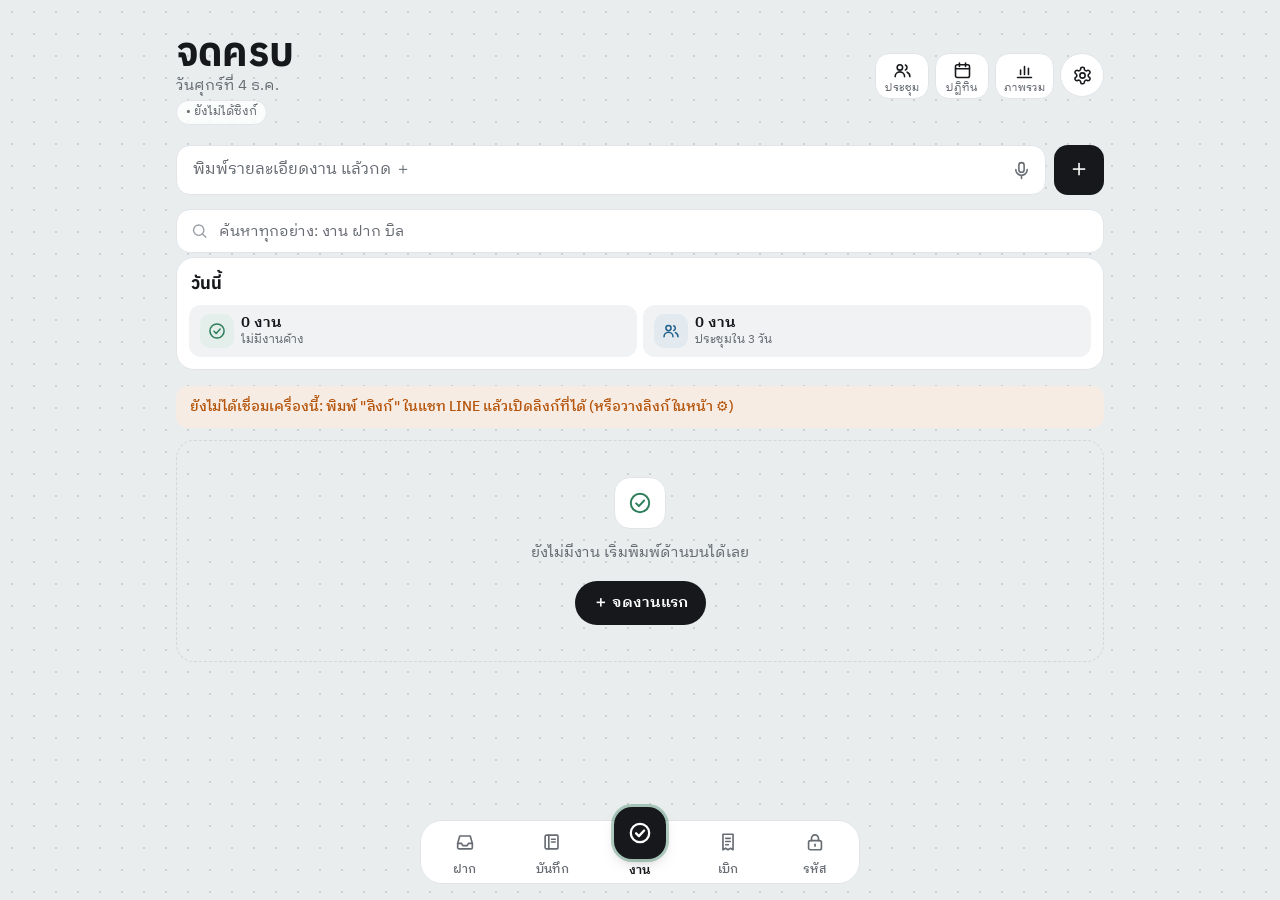
<file: index.html>
<!doctype html>
<html lang="th">
<head>
  <meta charset="utf-8">
  <meta name="viewport" content="width=device-width, initial-scale=1, viewport-fit=cover">
  <title>จดครบ</title>
  <meta name="theme-color" content="#eff2ee" media="(prefers-color-scheme: light)">
  <meta name="theme-color" content="#101412" media="(prefers-color-scheme: dark)">
  <meta name="apple-mobile-web-app-capable" content="yes">
  <meta name="apple-mobile-web-app-status-bar-style" content="default">
  <meta name="apple-mobile-web-app-title" content="จดครบ">
  <link rel="manifest" href="manifest.json">
  <link rel="icon" href="icon-192.png">
  <link rel="apple-touch-icon" href="icon-180.png">
  <link rel="preconnect" href="https://fonts.googleapis.com">
  <link rel="preconnect" href="https://fonts.gstatic.com" crossorigin>
  <link href="https://fonts.googleapis.com/css2?family=Anuphan:wght@500;600;700&family=IBM+Plex+Sans+Thai+Looped:wght@400;500;600&display=swap" rel="stylesheet">
  <link rel="stylesheet" href="style.css?v=116">
</head>
<body class="tasks">
  <header class="top">
    <div>
      <h1>จดครบ</h1>
      <p id="today" class="sub"></p>
      <p id="quota" class="quota" hidden></p>
    </div>
    <div class="top-actions">
      <button id="btnMeet" class="icon-btn lab" title="ประชุมจาก Calendar และงานจากคลังรายงานการประชุม" aria-label="ประชุม"><b data-ico="users"></b><small>ประชุม</small></button>
      <button id="btnView" class="icon-btn lab" title="ดูแบบปฏิทิน" aria-label="สลับมุมมอง"><b data-ico="cal"></b><small>ปฏิทิน</small></button>
      <a href="month.html" class="icon-btn lab" title="ภาพรวมเดือน: งาน เบิก" aria-label="ภาพรวมเดือน"><b data-ico="chart"></b><small>ภาพรวม</small></a>
      <button type="button" id="btnSettings" hidden>เชื่อมเครื่อง</button>
    </div>
  </header>

  <form id="quick" class="quick" autocomplete="off">
    <input id="quickInput" type="text" placeholder="พิมพ์รายละเอียดงาน แล้วกด ＋" enterkeyhint="next">
    <button type="submit" class="add-btn" aria-label="เพิ่ม">＋</button>
  </form>

  <nav id="chips" class="chips" aria-label="กรองตามโปรเจ็ค"></nav>

  <div class="search">
    <input id="searchInput" type="search" placeholder="ค้นหาทุกอย่าง: งาน ฝาก บิล" enterkeyhint="search" aria-label="ค้นหา">
  </div>

  <div id="status" class="status" hidden></div>

  <main id="list"></main>

  <!-- แก้ไขงาน -->
  <dialog id="editDlg">
    <form id="editForm" method="dialog">
      <h2 tabindex="-1" autofocus id="editTitle">งาน</h2>
      <label>รายละเอียดงาน
        <textarea name="title" rows="2" required></textarea>
      </label>
      <div class="field">
        <span class="field-label">เมื่อไหร่</span>
        <div class="when-chips wrap" id="eWhen">
          <button type="button" data-k="today">วันนี้</button>
          <button type="button" data-k="tomorrow">พรุ่งนี้</button>
          <button type="button" data-k="date">📅 เลือกวัน</button>
          <button type="button" data-k="week">ภายในสัปดาห์นี้</button>
          <button type="button" data-k="month">ภายในเดือนนี้</button>
          <button type="button" data-k="before">ก่อนงาน…</button>
          <button type="button" data-k="unsure">ไม่แน่ใจ</button>
        </div>
      </div>
      <label id="eDepRow">ต้องเสร็จก่อนงานอะไร
        <input name="dep" list="depList" placeholder="พิมพ์ชื่องาน เช่น งานสัมมนา" autocomplete="off">
        <datalist id="depList"></datalist>
      </label>
      <div class="row" id="eDateRow">
        <label><span id="eDateLabel">วันที่</span>
          <input name="date" type="date">
        </label>
        <label id="eTimeWrap">เวลา
          <input name="time" type="time">
        </label>
      </div>
      <div class="field" id="ePreRow">
        <span class="field-label">เตือนล่วงหน้ากี่วัน (เลือกได้หลายอัน · รวมในสรุปตอนเช้าทาง LINE)</span>
        <div class="when-chips wrap pre-chips" id="ePre">
          <button type="button" data-d="1">1 วัน</button>
          <button type="button" data-d="2">2 วัน</button>
          <button type="button" data-d="3">3 วัน</button>
          <button type="button" data-d="4">4 วัน</button>
          <button type="button" data-d="5">5 วัน</button>
          <button type="button" data-d="6">6 วัน</button>
          <button type="button" data-d="7">7 วัน</button>
        </div>
      </div>
      <label>โปรเจ็ค / บริษัท
        <input name="project" list="projectList" placeholder="ไม่ระบุ">
        <datalist id="projectList"></datalist>
      </label>
      <label class="check">
        <input name="remind" type="checkbox"> เตือนทาง LINE ตามเวลา
      </label>
      <label id="eEarlyRow" class="early-row">⏰ เตือนก่อนถึงเวลาอีกรอบ
        <select name="early">
          <option value="">ไม่ต้อง (เตือนตรงเวลาอย่างเดียว)</option>
          <option value="15">ก่อน 15 นาที</option>
          <option value="30">ก่อน 30 นาที</option>
          <option value="60">ก่อน 1 ชั่วโมง</option>
          <option value="120">ก่อน 2 ชั่วโมง</option>
          <option value="180">ก่อน 3 ชั่วโมง</option>
        </select>
      </label>
      <label class="check star-row">
        <input name="star" type="checkbox"> ⭐ งานสำคัญ (ขึ้นก่อนในรายการและแถบวันนี้)
      </label>
      <div class="field">
        <span class="field-label">🔁 ทำซ้ำ (ติ๊กเสร็จแล้วสร้างรอบถัดไปให้เอง)</span>
        <div class="when-chips wrap" id="eRep">
          <button type="button" data-r="">ไม่ซ้ำ</button>
          <button type="button" data-r="day">ทุกวัน</button>
          <button type="button" data-r="week">ทุกสัปดาห์</button>
          <button type="button" data-r="month">ทุกเดือน</button>
          <button type="button" data-r="year">ทุกปี</button>
        </div>
      </div>
      <label>⏳ รอคนอื่นอยู่ไหม (ใส่ชื่อคนหรือบริษัท · วันที่ด้านบน = วันที่จะตามเรื่อง)
        <input name="wait" placeholder="เช่น อาจารย์ศิ, บริษัท A" autocomplete="off">
      </label>
      <div class="field">
        <span class="field-label">☑ เช็กลิสต์ย่อย</span>
        <div id="eChecks" class="ck-list"></div>
        <div class="ck-add"><input id="eCkNew" placeholder="เพิ่มขั้นตอน แล้วกด Enter" autocomplete="off"><button type="button" id="eCkAdd" class="mini">＋</button></div>
        <div class="ck-tpl" id="eTpl" aria-label="ชุดเช็กลิสต์"></div>
      </div>
      <label>โน้ต
        <textarea name="note" rows="3"></textarea>
      </label>
      <div class="dlg-actions">
        <button type="button" id="btnDelete" class="danger">ลบ</button>
        <span class="spacer"></span>
        <button type="button" id="btnCancel" class="ghost">ยกเลิก</button>
        <button type="submit" class="primary" id="btnSave">บันทึก</button>
      </div>
    </form>
  </dialog>

  <!-- ดึงประชุมจาก Google Calendar -->
  <dialog id="meetDlg">
    <form id="meetForm" method="dialog">
      <div class="meet-tabs"><h2 class="on" tabindex="-1" autofocus>📅 นัดจาก Calendar</h2><button type="button" id="btnMeetArc">📋 งานจากคลังรายงาน</button></div>
      <p class="hint">14 วันข้างหน้า ติ๊กอันที่จะเข้า แล้วจะเพิ่มเป็นงานพร้อมเตือนทาง LINE</p>
      <div id="meetList" class="meet-list"></div>
      <label>ใส่โปรเจ็ค (ไม่บังคับ)
        <input name="project" list="projectList" placeholder="ไม่ระบุ">
      </label>
      <div class="dlg-actions">
        <span class="spacer"></span>
        <button type="button" id="btnMeetCancel" class="ghost">ปิด</button>
        <button type="submit" id="btnMeetAdd" class="primary">เพิ่มเป็นงาน</button>
      </div>
    </form>
  </dialog>

  <!-- ตั้งค่า -->
  <dialog id="setDlg">
    <form id="setForm" method="dialog">
      <h2 tabindex="-1" autofocus>ตั้งค่าและเชื่อมเครื่อง</h2>
      <p class="hint" id="setState"></p>
      <label>ลิงก์จาก LINE
        <input name="key" autocomplete="off" placeholder="วางลิงก์จาก LINE ที่นี่">
      </label>
      <p class="hint">พิมพ์ <b>ลิงก์</b> ในแชท LINE OA แล้วคัดลอกลิงก์ที่ได้มาวาง หรือแตะเปิดลิงก์นั้นตรงๆ ก็ได้</p>
      <button type="button" id="btnCopyLink" class="ghost wide">📋 คัดลอกลิงก์สำหรับเครื่องอื่น</button>
      <button type="button" id="btnSync" class="ghost wide">⟳ ดึงข้อมูลล่าสุดตอนนี้</button>
      <a href="status.html" class="ghost wide btn-link">🩺 สถานะระบบ</a>
      <details class="adv">
        <summary>ขั้นสูง</summary>
        <label>Web app URL
          <input name="url" type="url">
        </label>
      </details>
      <div class="dlg-actions">
        <span class="spacer"></span>
        <button type="button" id="btnSetCancel" class="ghost">ปิด</button>
        <button type="submit" class="primary">บันทึก</button>
      </div>
    </form>
  </dialog>

  <nav class="tabbar" aria-label="ส่วนของแอป">
    <a href="inbox.html"><span aria-hidden="true">📥</span>ฝาก</a>
    <a href="notes.html"><span aria-hidden="true">📒</span>บันทึก</a>
    <a href="./" class="tab-main" aria-current="page"><span aria-hidden="true">✓</span>งาน</a>
    <a href="bills.html"><span aria-hidden="true">🧾</span>เบิก</a>
    <a href="vault.html"><span aria-hidden="true">🔐</span>รหัส</a>
  </nav>

  <script src="hub.js?v=116"></script>
  <script src="app.js?v=116"></script>
  <script src="meet.js?v=116"></script>
</body>
</html>
</file>
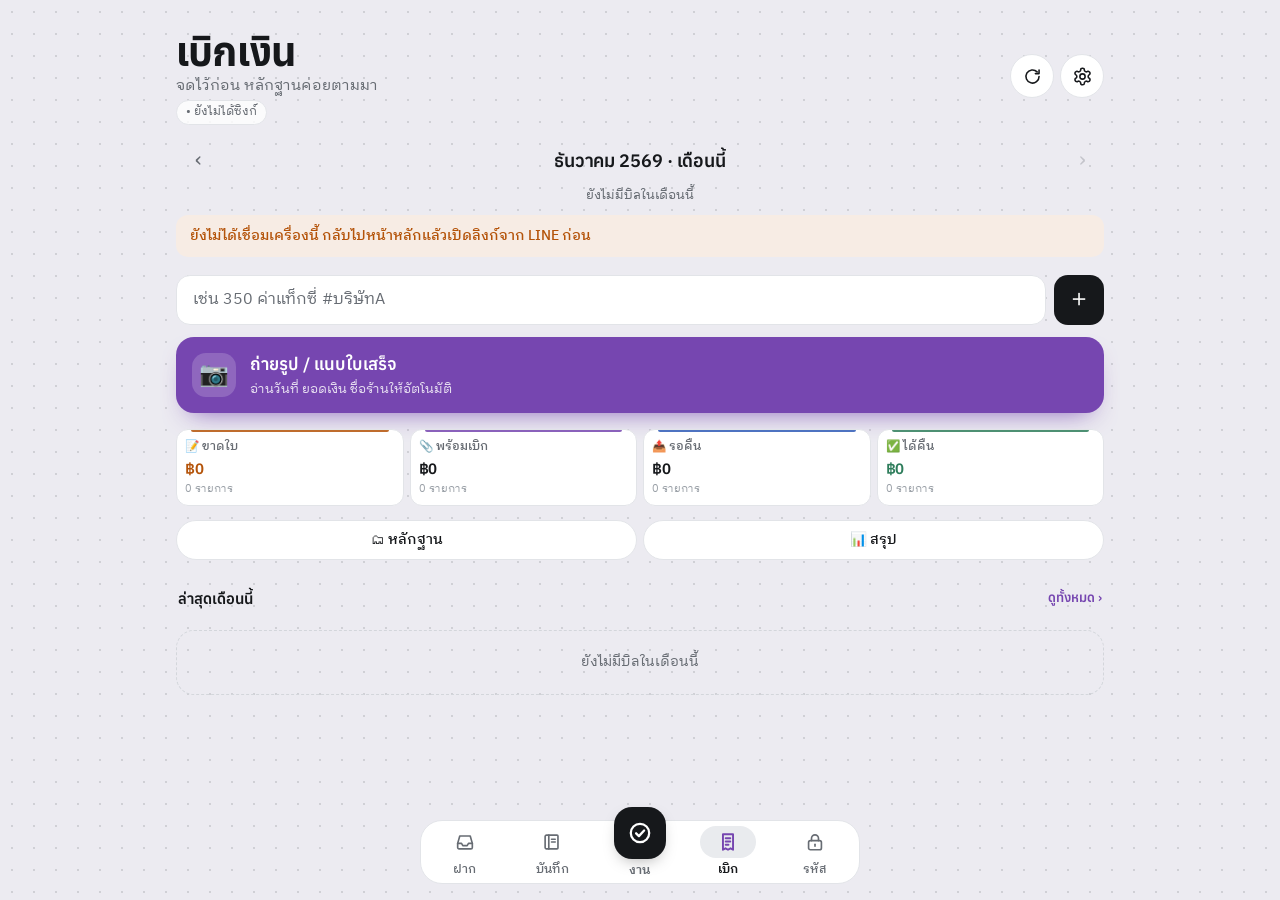
<file: bills.html>
<!doctype html>
<html lang="th">
<head>
  <meta charset="utf-8">
  <meta name="viewport" content="width=device-width, initial-scale=1, viewport-fit=cover">
  <title>เบิกเงิน · จดครบ</title>
  <meta name="theme-color" content="#eff2ee" media="(prefers-color-scheme: light)">
  <meta name="theme-color" content="#101412" media="(prefers-color-scheme: dark)">
  <meta name="robots" content="noindex">
  <link rel="manifest" href="manifest.json">
  <link rel="icon" href="icon-192.png">
  <link rel="apple-touch-icon" href="icon-180.png">
  <link rel="preconnect" href="https://fonts.googleapis.com">
  <link rel="preconnect" href="https://fonts.gstatic.com" crossorigin>
  <link href="https://fonts.googleapis.com/css2?family=Anuphan:wght@500;600;700&family=IBM+Plex+Sans+Thai+Looped:wght@400;500;600&display=swap" rel="stylesheet">
  <link rel="stylesheet" href="style.css?v=116">
</head>
<body class="bills">
  <header class="top">
    <div>
      <a href="./" class="back" id="vToApp">‹ จดครบ</a>
      <button type="button" class="back back-btn" id="vBack" hidden>‹ หน้าหลักเบิกเงิน</button>
      <h1 id="vTitle">เบิกเงิน</h1>
      <p class="sub" id="vSub">จดไว้ก่อน หลักฐานค่อยตามมา</p>
    </div>
    <div class="top-actions">
      <button id="btnSync" class="icon-btn" title="รีเฟรช" aria-label="รีเฟรช">⟳</button>
    </div>
  </header>

  <!-- เลือกเดือน (เปิดมาที่เดือนปัจจุบัน) ใช้ทุกหน้า -->
  <div class="m-bar">
    <button id="mPrev" class="icon-btn" aria-label="เดือนก่อน">‹</button>
    <button id="mLabel" class="m-label" title="กลับไปเดือนนี้"></button>
    <button id="mNext" class="icon-btn" aria-label="เดือนถัดไป">›</button>
  </div>
  <p class="m-total" id="mTotal"></p>
  <div id="status" class="status" hidden></div>
  <div id="mOlder" class="m-older" hidden></div>

  <!-- ===== หน้าหลักเบิกเงิน ===== -->
  <section id="vHome">
    <form id="bQuick" class="quick" autocomplete="off">
      <input id="bInput" type="text" placeholder="เช่น 350 ค่าแท็กซี่ #บริษัทA" enterkeyhint="done">
      <button type="submit" class="add-btn" aria-label="จดบิล">＋</button>
    </form>
    <button type="button" id="btnSnap" class="snap-big">
      <span class="sb-ico">📷</span>
      <span><b>ถ่ายรูป / แนบใบเสร็จ</b><small>อ่านวันที่ ยอดเงิน ชื่อร้านให้อัตโนมัติ</small></span>
    </button>

    <div class="b-tiles four slim" id="tiles">
      <button class="b-tile" data-st="draft" title="ขาดหลักฐาน"><span class="lbl">📝 ขาดใบ</span><b class="amt">฿0</b><span class="cnt">0 รายการ</span></button>
      <button class="b-tile" data-st="ready"><span class="lbl">📎 พร้อมเบิก</span><b class="amt">฿0</b><span class="cnt">0 รายการ</span></button>
      <button class="b-tile" data-st="submitted"><span class="lbl">📤 รอคืน</span><b class="amt">฿0</b><span class="cnt">0 รายการ</span></button>
      <button class="b-tile" data-st="paid" title="ได้เงินคืนแล้ว"><span class="lbl">✅ ได้คืน</span><b class="amt">฿0</b><span class="cnt">0 รายการ</span></button>
    </div>

    <div class="h-links row">
      <button class="h-link" id="goClaim" hidden><span>📤 ทำใบเบิก</span><small id="goClaimN"></small><b>›</b></button>
      <button class="h-link" id="goFiles"><span>🗂 หลักฐาน</span><small id="goFilesN">รูปใบเสร็จ ใบกำกับภาษี สลิป ของเดือนนี้</small><b>›</b></button>
      <button class="h-link" id="goSum"><span>📊 สรุป</span><small>ยอดรวม · กราฟ 12 เดือน · แยกหมวด</small><b>›</b></button>
    </div>

    <section class="group">
      <h3 class="h-recent"><span>ล่าสุดเดือนนี้</span><button class="link-btn" id="goAll">ดูทั้งหมด ›</button></h3>
      <div id="hRecent"></div>
    </section>

  </section>

  <!-- ===== หน้าย่อย: รายการตามสถานะ ===== -->
  <section id="vList" hidden>
    <nav id="bTabs" class="chips" aria-label="สถานะ">
      <button class="chip" data-st="draft">📝 ขาดหลักฐาน</button>
      <button class="chip" data-st="ready">📎 พร้อมเบิก</button>
      <button class="chip" data-st="submitted">📤 รอเงินคืน</button>
      <button class="chip" data-st="paid">✅ ได้เงินคืนแล้ว</button>
      <button class="chip" data-st="all">ทั้งหมด</button>
    </nav>
    <main id="bList"></main>
    <div id="bBar" class="b-bar" hidden>
      <button id="btnClaim" class="btn primary">สร้างใบเบิก</button>
    </div>
  </section>

  <!-- ===== หน้าย่อย: คลังหลักฐาน ===== -->
  <section id="vFiles" hidden>
    <nav id="fTabs" class="chips" aria-label="ชนิดหลักฐาน"></nav>
    <div id="fGrid" class="f-grid"></div>
    <div id="fMissing"></div>
    <a id="fDrive" class="h-link f-drive" target="_blank" rel="noopener" hidden><span>📁 เปิดโฟลเดอร์เดือนนี้ใน Google Drive</span><small>ดูไฟล์ต้นฉบับ · ดาวน์โหลดทั้งโฟลเดอร์ได้</small><b>›</b></a>
  </section>

  <!-- ===== หน้าย่อย: สรุป ===== -->
  <section id="vSum" hidden></section>

  <!-- แก้ไขบิล -->
  <dialog id="bDlg">
    <form id="bForm" method="dialog" autocomplete="off">
      <h2 tabindex="-1" autofocus id="bDlgTitle">รายละเอียด</h2>
      <div id="bSuggest" class="b-suggest" hidden></div>
      <div class="row">
        <label>วันที่จ่าย <input name="date" type="date" required></label>
        <label>จำนวนเงิน (บาท) <input name="amount" inputmode="decimal" required></label>
      </div>
      <label>รายละเอียด <input name="desc" required></label>
      <div class="row">
        <label>โปรเจ็ค / บริษัท <input name="project" list="bProjList" placeholder="ไม่ระบุ"><datalist id="bProjList"></datalist></label>
      </div>
      <div class="field">
        <label>หมวด <input name="cat" placeholder="แตะเลือกด้านล่าง หรือพิมพ์หมวดเอง"></label>
        <div id="bCats" class="when-chips wrap"></div>
      </div>
      <div class="row">
        <label>จ่ายด้วย
          <select name="pay"><option value="">-</option><option>เงินสด</option><option>โอน</option><option>บัตรเครดิต</option><option>QR/พร้อมเพย์</option></select>
        </label>
        <label>ร้าน / ผู้ขาย <input name="vendor"></label>
      </div>
      <div class="field">
        <span class="field-label">VAT</span>
        <div class="vat-row">
          <div class="seg" id="bVat"><button type="button" data-v="yes">🧾 มี VAT 7%</button><button type="button" data-v="no">ไม่มี VAT</button></div>
          <label class="vat-amt" id="bVatAmtWrap" hidden>ยอด VAT <input name="vatAmt" inputmode="decimal"></label>
        </div>
        <input type="hidden" name="vat">
      </div>

      <div class="field">
        <span class="field-label" id="bFilesLbl">หลักฐาน</span>
        <div id="bFiles" class="b-files"></div>
        <button type="button" id="btnAttach" class="wide">＋ เพิ่มหลักฐาน <small>(แนบได้หลายไฟล์)</small></button>
      </div>

      <div class="field">
        <span class="field-label">สถานะ <small class="hint">แตะเพื่อเปลี่ยน</small></span>
        <div id="bSteps" class="b-steps"></div>
        <select name="status" hidden>
          <option value="draft">📝 ขาดหลักฐาน</option>
          <option value="ready">📎 พร้อมเบิก</option>
          <option value="submitted">📤 รอเงินคืน</option>
          <option value="paid">✅ ได้เงินคืนแล้ว</option>
        </select>
      </div>
      <label>โน้ต <textarea name="note" rows="2"></textarea></label>
      <div class="dlg-actions">
        <button type="button" id="btnBDelete" class="danger">ลบ</button>
        <span class="spacer"></span>
        <button type="button" id="btnBCancel" class="ghost">ปิด</button>
        <button type="submit" class="primary">บันทึก</button>
      </div>
    </form>
  </dialog>

  <!-- เลือกชนิดหลักฐาน -->
  <dialog id="kDlg">
    <form method="dialog" class="k-form">
      <h2 tabindex="-1" autofocus>แนบหลักฐานอะไร</h2>
      <p class="hint" id="kFor"></p>
      <div class="k-grid">
        <button type="button" data-kind="taxinv">🧾<span>ใบกำกับภาษี</span></button>
        <button type="button" data-kind="receipt">🧾<span>ใบเสร็จ</span></button>
        <button type="button" data-kind="slip">📷<span>สลิป / รูปแคป</span></button>
        <button type="button" data-kind="cert">✍️<span>ใบรับรองแทนใบเสร็จ</span></button>
        <button type="button" data-kind="other">📄<span>อื่นๆ</span></button>
      </div>
      <p class="hint">เลือกแล้วถ่ายรูป หรือเลือกรูป/PDF จากเครื่อง ได้หลายไฟล์</p>
      <div class="dlg-actions"><span class="spacer"></span><button type="button" id="btnKCancel" class="ghost">ยกเลิก</button></div>
    </form>
  </dialog>
  <!-- กำลังอ่านใบเสร็จ -->
  <div id="busy" class="busy" hidden role="status" aria-live="polite">
    <div class="busy-card">
      <img id="busyImg" alt="" hidden>
      <div class="spin"></div>
      <b id="busyMsg">กำลังอ่านใบเสร็จ…</b>
      <small id="busySub"></small>
    </div>
  </div>
  <div id="toast" class="toast" hidden role="status" aria-live="polite"><span id="toastMsg"></span><button type="button" id="toastUndo">↩ ยกเลิก</button></div>
  <input type="file" id="bFile" accept="image/*,application/pdf" multiple hidden>

  <!-- ใบเบิก -->
  <dialog id="cDlg" class="wide-dlg">
    <form method="dialog" id="cForm">
      <h2 tabindex="-1" autofocus>สร้างใบเบิก</h2>
      <div class="row">
        <label>วันที่ในใบเบิก <input type="date" id="cDate"></label>
        <label>โปรเจ็ค / บริษัท
          <select id="cProj"></select>
        </label>
      </div>
      <div class="field">
        <span class="field-label">VAT</span>
        <div class="seg" id="cVat"><button type="button" data-v="*">ทั้งหมด</button><button type="button" data-v="yes">มี VAT</button><button type="button" data-v="no">ไม่มี VAT</button></div>
      </div>
      <div id="cList" class="c-list"></div>
      <p class="c-total">รวม <b id="cTotal">฿0</b></p>
      <p class="c-vat hint" id="cVatSum"></p>
      <details class="c-cfg" id="cOpts">
        <summary>📄 ตัวเลือกเอกสาร (แนบภาพ · ขนาดภาพ · แยก VAT)</summary>
        <div class="c-cfg-body">
          <label class="cchk"><input type="checkbox" id="cAttach"><span>แนบภาพหลักฐานท้ายใบเบิก <small class="hint" id="cAttachN"></small><br><small class="hint">ไฟล์ที่ตั้งว่า "มีตัวจริง" (รูปถ่ายใบเสร็จ) จะไม่แนบ เพราะส่งตัวจริงแทน</small></span></label>
          <div class="field c-size"><span class="field-label">ขนาดภาพหลักฐาน</span>
            <div class="seg" id="cSize"><button type="button" data-v="full">📄 เต็มหน้า (ขนาดจริง)</button><button type="button" data-v="small">ย่อ (ประหยัดกระดาษ)</button></div></div>
          <label class="cchk" id="cSplitWrap"><input type="checkbox" id="cSplit"><span>แยกเอกสาร: ใบเบิก "มี VAT" กับ "ไม่มี VAT" คนละใบ</span></label>
        </div>
      </details>
      <details class="c-cfg" id="cCfg">
        <summary>⚙ ข้อมูลบนใบเบิก (บริษัท · ผู้จ่าย · ผู้รับเงิน)</summary>
        <div class="c-cfg-body">
          <label>ชื่อบริษัท <input id="cfCompany"></label>
          <label>ชื่อย่อ (ต่อท้ายหัวรายงาน) <input id="cfShort" placeholder="เช่น TIBD"></label>
          <label>ที่อยู่ <input id="cfAddr"></label>
          <label>โทร / อีเมล <input id="cfContact"></label>
          <label>ผู้จ่ายเงิน (ลงชื่อ) <input id="cfPayer"></label>
          <label>ผู้รับเงิน / ผู้สำรองจ่าย <input id="cfPayee" placeholder="ชื่อ-สกุล ของคุณ"></label>
          <label>ที่อยู่ผู้รับเงิน <input id="cfPayeeAddr" placeholder="ไม่ใส่ก็ได้"></label>
          <label>เลขบัตรประชาชนผู้รับเงิน <input id="cfPayeeId" inputmode="numeric" maxlength="17" placeholder="ไม่ใส่ก็ได้"></label>
          <label>หักภาษี ณ ที่จ่าย (%) <input id="cfWht" inputmode="decimal" placeholder="0"></label>
          <label>อีเมลฝ่ายบัญชี (ส่งใบเบิก) <input id="cfAcct" type="email" inputmode="email" placeholder="ไม่ใส่ก็ได้"></label>
          <div class="id-up">
            <span class="field-label">สำเนาบัตรประชาชน (แสดงในใบสำคัญรับเงิน)</span>
            <div class="id-row"><button type="button" id="cfIdBtn" class="mini">📇 อัปโหลดสำเนาบัตรประชาชน</button><span id="cfIdState" class="hint"></span><button type="button" id="cfIdDel" class="mini" hidden>ลบ</button></div>
            <label class="cchk"><input type="checkbox" id="cfIdShow"><span>แนบรูปบัตรในใบสำคัญรับเงิน</span></label>
            <input type="file" id="cfIdFile" accept="image/*" hidden>
          </div>
          <p class="hint">บันทึกให้อัตโนมัติ ใช้ได้ทุกเครื่อง</p>
        </div>
      </details>
      <div class="c-actions">
        <button type="button" id="btnPrint" class="wide">🖨 พิมพ์ / บันทึก PDF</button>
        <button type="button" id="btnCopy" class="wide">📋 คัดลอกตาราง (วางใน Excel/อีเมล)</button>
      </div>
      <div class="dlg-actions">
        <span class="spacer"></span>
        <button type="button" id="btnCCancel" class="ghost">ปิด</button>
        <button type="button" id="btnSubmitted" class="primary">📤 ส่งเบิกแล้ว</button>
      </div>
    </form>
  </dialog>

  <nav class="tabbar" aria-label="ส่วนของแอป">
    <a href="inbox.html"><span aria-hidden="true">📥</span>ฝาก</a>
    <a href="notes.html"><span aria-hidden="true">📒</span>บันทึก</a>
    <a href="./" class="tab-main"><span aria-hidden="true">✓</span>งาน</a>
    <a href="bills.html" aria-current="page"><span aria-hidden="true">🧾</span>เบิก</a>
    <a href="vault.html"><span aria-hidden="true">🔐</span>รหัส</a>
  </nav>

  <script src="hub.js?v=116"></script>
  <script src="bills.js?v=116"></script>
</body>
</html>
</file>
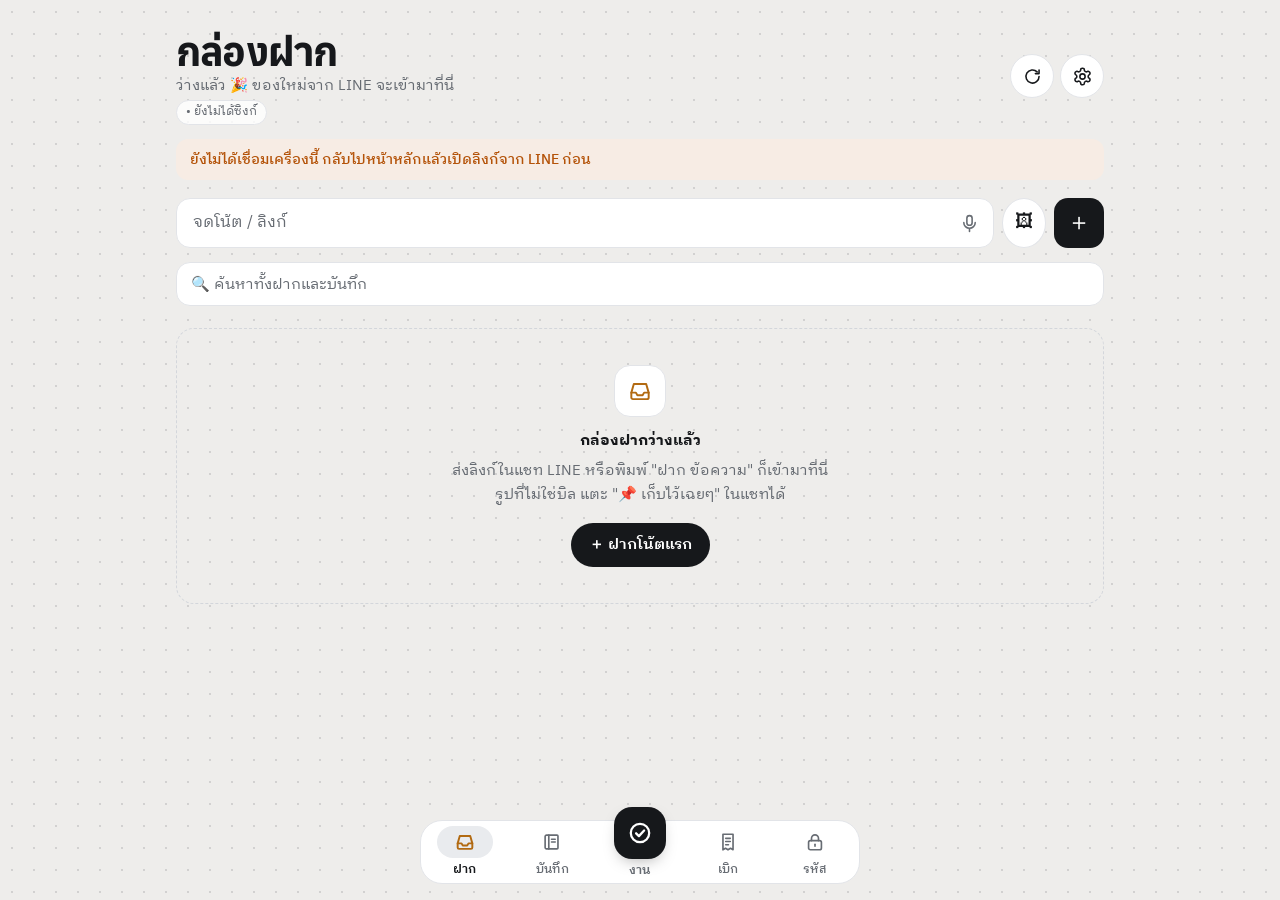
<file: inbox.html>
<!doctype html>
<html lang="th">
<head>
  <meta charset="utf-8">
  <meta name="viewport" content="width=device-width, initial-scale=1, viewport-fit=cover">
  <title>กล่องฝาก · จดครบ</title>
  <meta name="theme-color" content="#eff2ee" media="(prefers-color-scheme: light)">
  <meta name="theme-color" content="#101412" media="(prefers-color-scheme: dark)">
  <meta name="robots" content="noindex">
  <link rel="manifest" href="manifest.json">
  <link rel="icon" href="icon-192.png">
  <link rel="apple-touch-icon" href="icon-180.png">
  <link rel="preconnect" href="https://fonts.googleapis.com">
  <link rel="preconnect" href="https://fonts.gstatic.com" crossorigin>
  <link href="https://fonts.googleapis.com/css2?family=Anuphan:wght@500;600;700&family=IBM+Plex+Sans+Thai+Looped:wght@400;500;600&display=swap" rel="stylesheet">
  <link rel="stylesheet" href="style.css?v=116">
</head>
<body class="inbox">
  <header class="top">
    <div>
      <a href="./" class="back">‹ จดครบ</a>
      <h1 id="iTitle">กล่องฝาก</h1>
      <p class="sub" id="iSub">ของที่โยนเข้ามา รอจัดการ</p>
    </div>
    <div class="top-actions">
      <button id="btnSync" class="icon-btn" title="รีเฟรช" aria-label="รีเฟรช">⟳</button>
    </div>
  </header>
  <div id="status" class="status" hidden></div>

  <form id="iQuick" class="quick" autocomplete="off">
    <textarea id="iInput" rows="1" placeholder="จดโน้ต / ลิงก์" enterkeyhint="enter" aria-label="ลิงก์หรือโน้ตที่จะฝาก"></textarea>
    <button type="button" id="btnPic" class="icon-btn in-pic" aria-label="ฝากรูป" title="ฝากรูป">🖼</button>
    <button type="submit" class="add-btn" aria-label="ฝาก">＋</button>
  </form>

  <div class="search"><input id="iSearch" type="search" placeholder="🔍 ค้นหาทั้งฝากและบันทึก" aria-label="ค้นหา"></div>
  <nav class="chips" id="iFilters" aria-label="กรองประเภท"></nav>
  <main id="iList"></main>

  <dialog id="iDlg">
    <form id="iForm" method="dialog" autocomplete="off">
      <h2 tabindex="-1" autofocus>แก้ไข</h2>
      <div id="iPrev"></div>
      <label>ข้อความ / ลิงก์ <textarea name="text" rows="6" placeholder="ข้อความ ลิงก์ หรือ #แท็ก"></textarea></label>
      <div class="in-tools"><button type="button" class="mini ghost" id="btnCk">☐ ช่องติ๊ก</button><small>เลือกหลายบรรทัดแล้วกด = ทำเป็นเช็กลิสต์ทั้งหมด</small></div>
      <label>ชื่อ (ไม่ใส่ก็ได้) <input name="title" placeholder="เช่น ชื่อหน้าเว็บ"></label>
      <div class="dlg-actions">
        <button type="button" id="btnDel" class="danger">ลบ</button>
        <span class="spacer"></span>
        <button type="button" id="btnMove" class="ghost">📒 ย้ายไปบันทึก</button>
        <button type="button" id="btnTask" class="ghost">✓ ทำเป็นงาน</button>
        <button type="submit" class="primary">บันทึก</button>
      </div>
    </form>
  </dialog>

  <div id="busy" class="busy" hidden role="status" aria-live="polite">
    <div class="busy-card"><div class="spin"></div><b id="busyMsg">กำลังบันทึก…</b></div>
  </div>
  <div id="toast" class="toast" hidden role="status" aria-live="polite"><span id="toastMsg"></span><button type="button" id="toastUndo" hidden>↩ ยกเลิก</button></div>
  <input type="file" id="iFile" accept="image/*,application/pdf" hidden>

  <nav class="tabbar" aria-label="ส่วนของแอป">
    <a href="inbox.html" aria-current="page"><span aria-hidden="true">📥</span>ฝาก</a>
    <a href="notes.html"><span aria-hidden="true">📒</span>บันทึก</a>
    <a href="./" class="tab-main"><span aria-hidden="true">✓</span>งาน</a>
    <a href="bills.html"><span aria-hidden="true">🧾</span>เบิก</a>
    <a href="vault.html"><span aria-hidden="true">🔐</span>รหัส</a>
  </nav>

  <script src="hub.js?v=116"></script>
  <script src="inbox.js?v=116"></script>
  <script src="inote.js?v=116"></script>
  <script src="iaudio.js?v=116"></script>
</body>
</html>
</file>
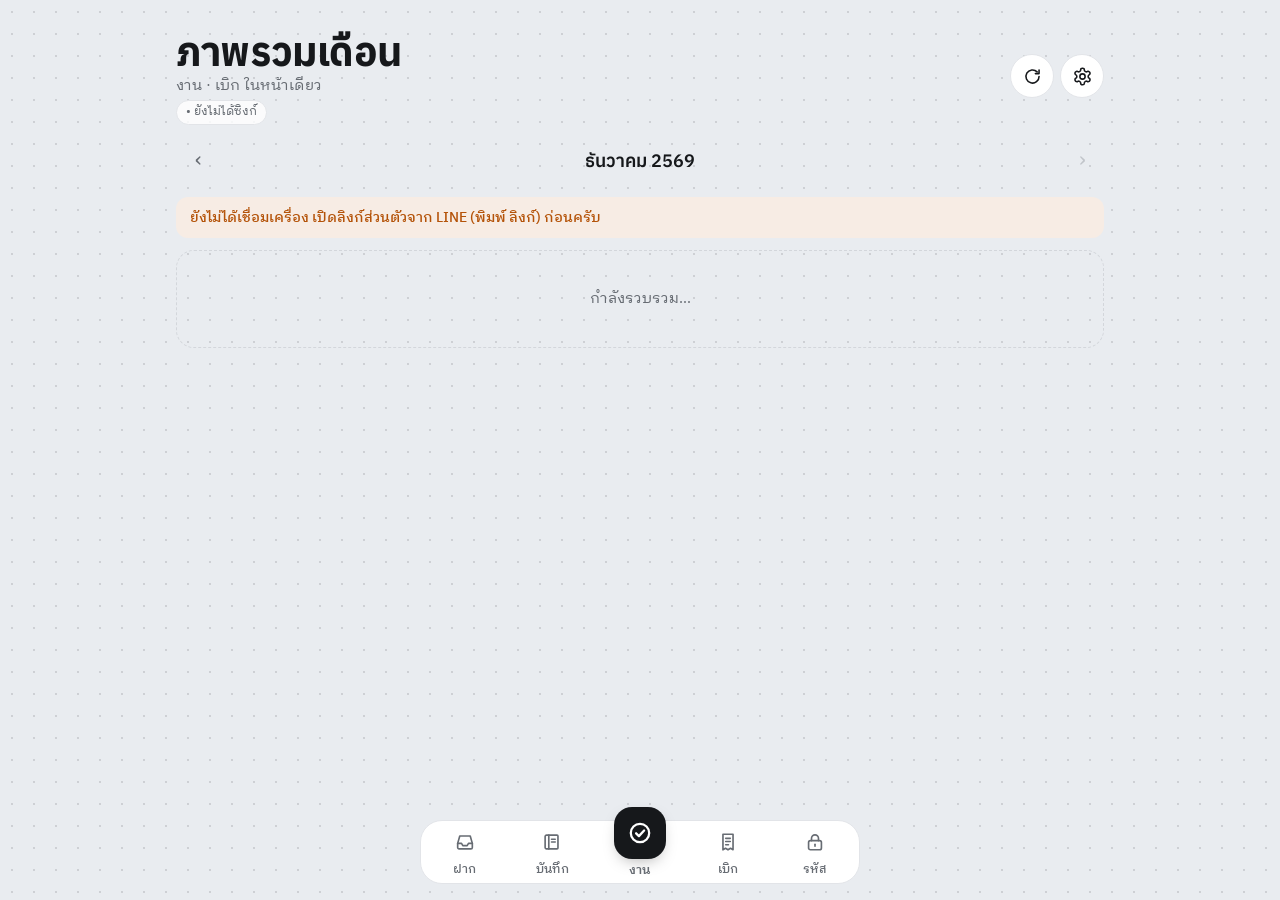
<file: month.html>
<!doctype html>
<html lang="th">
<head>
  <meta charset="utf-8">
  <meta name="viewport" content="width=device-width, initial-scale=1, viewport-fit=cover">
  <title>ภาพรวมเดือน · จดครบ</title>
  <meta name="theme-color" content="#eff2ee" media="(prefers-color-scheme: light)">
  <meta name="theme-color" content="#101412" media="(prefers-color-scheme: dark)">
  <meta name="robots" content="noindex">
  <link rel="manifest" href="manifest.json">
  <link rel="icon" href="icon-192.png">
  <link rel="apple-touch-icon" href="icon-180.png">
  <link rel="preconnect" href="https://fonts.googleapis.com">
  <link rel="preconnect" href="https://fonts.gstatic.com" crossorigin>
  <link href="https://fonts.googleapis.com/css2?family=Anuphan:wght@500;600;700&family=IBM+Plex+Sans+Thai+Looped:wght@400;500;600&display=swap" rel="stylesheet">
  <link rel="stylesheet" href="style.css?v=116">
</head>
<body class="month">
  <header class="top">
    <div>
      <a href="./" class="back">‹ จดครบ</a>
      <h1>ภาพรวมเดือน</h1>
      <p class="sub">งาน · เบิก ในหน้าเดียว</p>
    </div>
    <div class="top-actions">
      <button id="btnSync" class="icon-btn" title="รีเฟรช" aria-label="รีเฟรช">⟳</button>
    </div>
  </header>

  <div class="m-bar">
    <button id="mPrev" class="icon-btn" aria-label="เดือนก่อน">‹</button>
    <button id="mLabel" class="m-label" title="กลับไปเดือนนี้"></button>
    <button id="mNext" class="icon-btn" aria-label="เดือนถัดไป">›</button>
  </div>
  <p id="status" class="status" hidden></p>
  <main id="ov" class="ov" aria-live="polite"></main>

  <nav class="tabbar" aria-label="ส่วนของแอป">
    <a href="inbox.html"><span aria-hidden="true">📥</span>ฝาก</a>
    <a href="notes.html"><span aria-hidden="true">📒</span>บันทึก</a>
    <a href="./" class="tab-main"><span aria-hidden="true">✓</span>งาน</a>
    <a href="bills.html"><span aria-hidden="true">🧾</span>เบิก</a>
    <a href="vault.html"><span aria-hidden="true">🔐</span>รหัส</a>
  </nav>

  <script src="hub.js?v=116"></script>
  <script src="mcore.js?v=116"></script>
  <script src="month.js?v=116"></script>
</body>
</html>
</file>
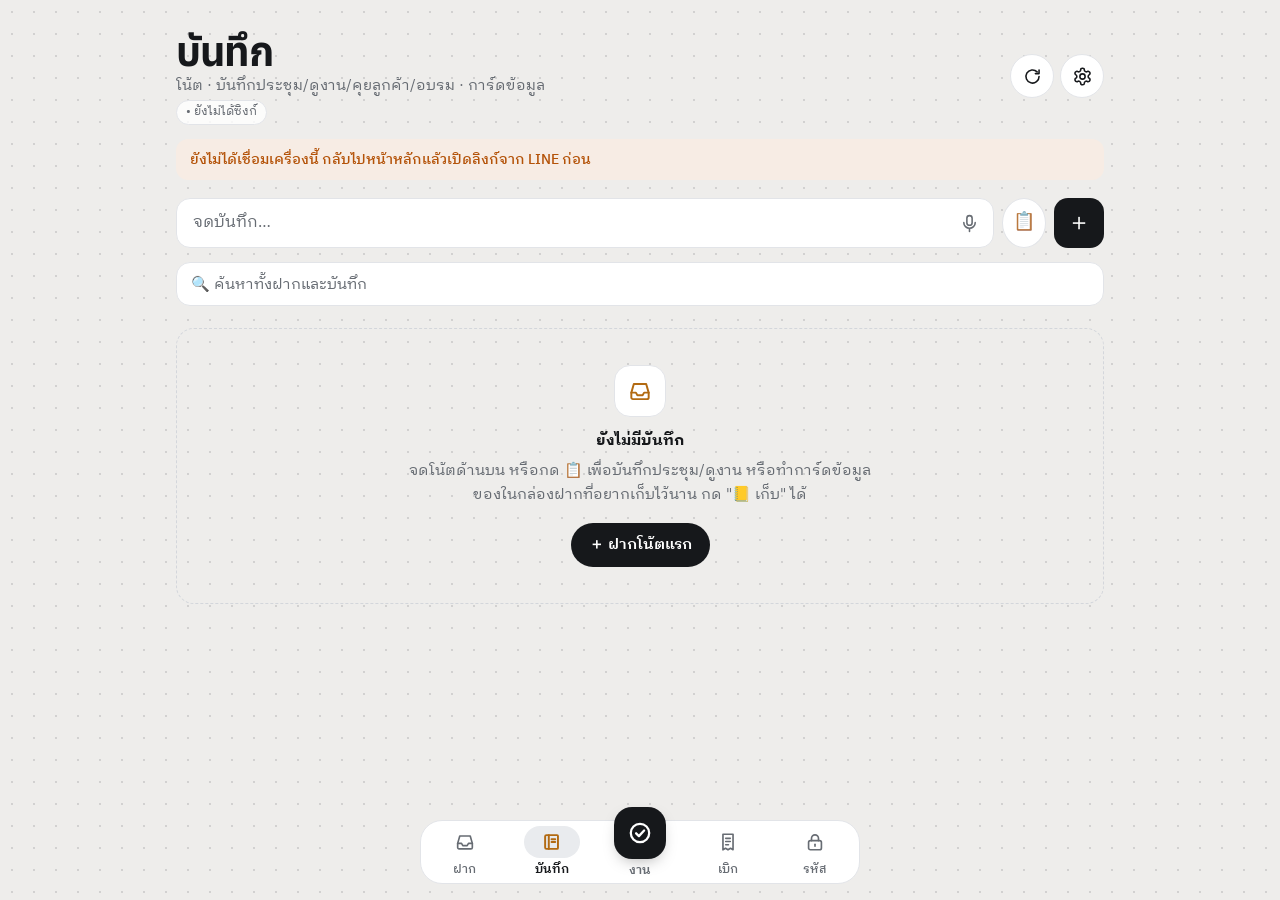
<file: notes.html>
<!doctype html>
<html lang="th">
<head>
  <meta charset="utf-8">
  <meta name="viewport" content="width=device-width, initial-scale=1, viewport-fit=cover">
  <title>บันทึก · จดครบ</title>
  <meta name="theme-color" content="#eff2ee" media="(prefers-color-scheme: light)">
  <meta name="theme-color" content="#101412" media="(prefers-color-scheme: dark)">
  <meta name="robots" content="noindex">
  <link rel="manifest" href="manifest.json">
  <link rel="icon" href="icon-192.png">
  <link rel="apple-touch-icon" href="icon-180.png">
  <link rel="preconnect" href="https://fonts.googleapis.com">
  <link rel="preconnect" href="https://fonts.gstatic.com" crossorigin>
  <link href="https://fonts.googleapis.com/css2?family=Anuphan:wght@500;600;700&family=IBM+Plex+Sans+Thai+Looped:wght@400;500;600&display=swap" rel="stylesheet">
  <link rel="stylesheet" href="style.css?v=116">
</head>
<body class="inbox notes">
  <header class="top">
    <div>
      <a href="./" class="back">‹ จดครบ</a>
      <h1 id="iTitle">บันทึก</h1>
      <p class="sub" id="iSub">โน้ตที่เก็บไว้ · บันทึกประชุม · การ์ดข้อมูล</p>
    </div>
    <div class="top-actions">
      <button id="btnSync" class="icon-btn" title="รีเฟรช" aria-label="รีเฟรช">⟳</button>
    </div>
  </header>
  <div id="status" class="status" hidden></div>

  <form id="iQuick" class="quick" autocomplete="off">
    <textarea id="iInput" rows="1" placeholder="จดบันทึก…" enterkeyhint="enter" aria-label="ลิงก์หรือโน้ตที่จะฝาก"></textarea>
    <button type="button" id="btnPic" class="icon-btn in-pic" aria-label="ฝากรูป" title="ฝากรูป">🖼</button>
    <button type="submit" class="add-btn" aria-label="ฝาก">＋</button>
  </form>

  <div class="search"><input id="iSearch" type="search" placeholder="🔍 ค้นหาทั้งฝากและบันทึก" aria-label="ค้นหา"></div>
  <nav class="chips" id="iFilters" aria-label="กรองประเภท"></nav>
  <main id="iList"></main>

  <dialog id="iDlg">
    <form id="iForm" method="dialog" autocomplete="off">
      <h2 tabindex="-1" autofocus>แก้ไข</h2>
      <div id="iPrev"></div>
      <label>ข้อความ / ลิงก์ <textarea name="text" rows="6" placeholder="ข้อความ ลิงก์ หรือ #แท็ก"></textarea></label>
      <div class="in-tools"><button type="button" class="mini ghost" id="btnCk">☐ ช่องติ๊ก</button><small>เลือกหลายบรรทัดแล้วกด = ทำเป็นเช็กลิสต์ทั้งหมด</small></div>
      <label>ชื่อ (ไม่ใส่ก็ได้) <input name="title" placeholder="เช่น ชื่อหน้าเว็บ"></label>
      <div class="dlg-actions">
        <button type="button" id="btnDel" class="danger">ลบ</button>
        <span class="spacer"></span>
        <button type="button" id="btnMove" class="ghost">📒 ย้ายไปบันทึก</button>
        <button type="button" id="btnTask" class="ghost">✓ ทำเป็นงาน</button>
        <button type="submit" class="primary">บันทึก</button>
      </div>
    </form>
  </dialog>

  <div id="busy" class="busy" hidden role="status" aria-live="polite">
    <div class="busy-card"><div class="spin"></div><b id="busyMsg">กำลังบันทึก…</b></div>
  </div>
  <div id="toast" class="toast" hidden role="status" aria-live="polite"><span id="toastMsg"></span><button type="button" id="toastUndo" hidden>↩ ยกเลิก</button></div>
  <input type="file" id="iFile" accept="image/*,application/pdf" hidden>

  <nav class="tabbar" aria-label="ส่วนของแอป">
    <a href="inbox.html"><span aria-hidden="true">📥</span>ฝาก</a>
    <a href="notes.html" aria-current="page"><span aria-hidden="true">📒</span>บันทึก</a>
    <a href="./" class="tab-main"><span aria-hidden="true">✓</span>งาน</a>
    <a href="bills.html"><span aria-hidden="true">🧾</span>เบิก</a>
    <a href="vault.html"><span aria-hidden="true">🔐</span>รหัส</a>
  </nav>

  <script src="hub.js?v=116"></script>
  <script src="inbox.js?v=116"></script>
  <script src="inote.js?v=116"></script>
  <script src="iaudio.js?v=116"></script>
</body>
</html>
</file>
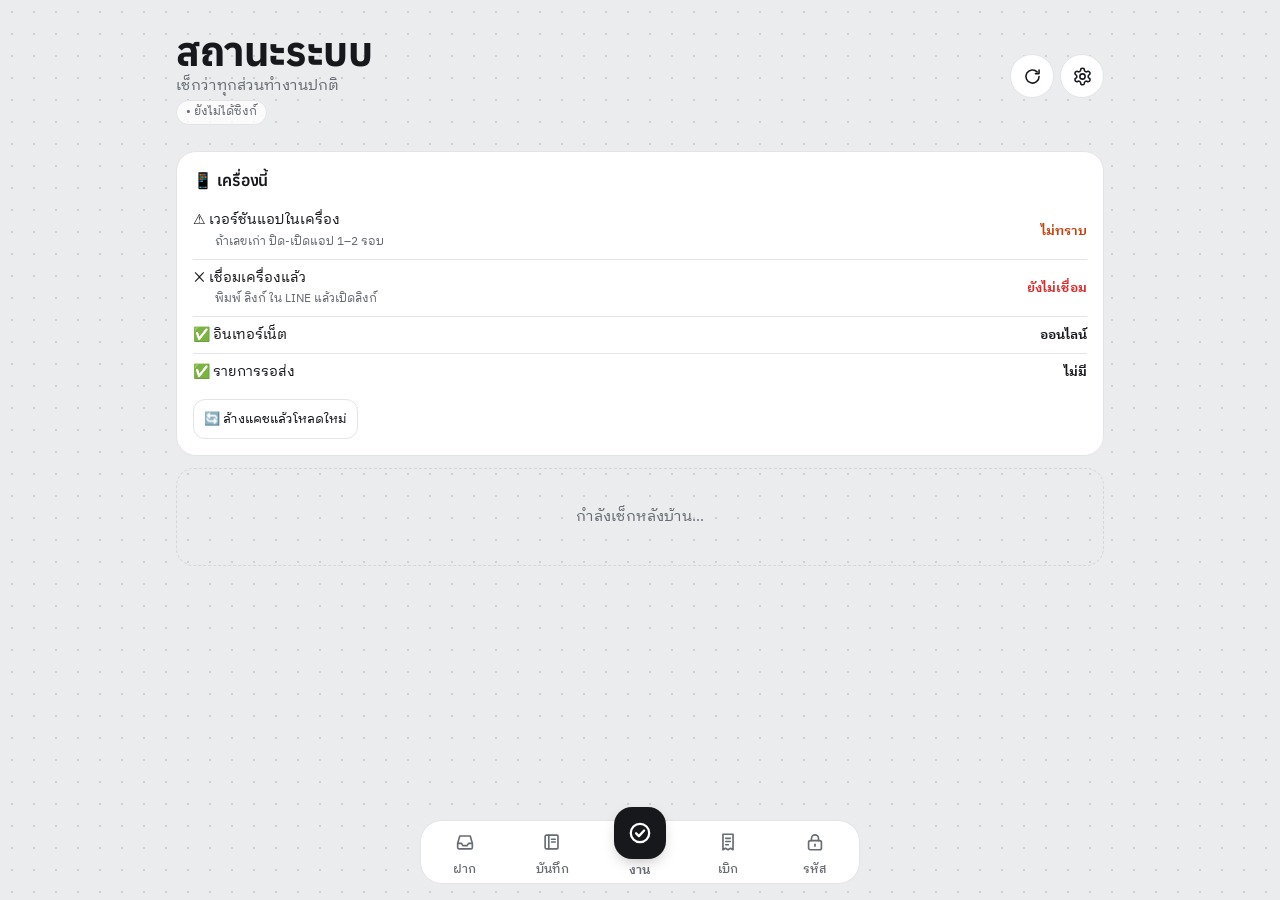
<file: status.html>
<!doctype html>
<html lang="th">
<head>
  <meta charset="utf-8">
  <meta name="viewport" content="width=device-width, initial-scale=1, viewport-fit=cover">
  <title>สถานะระบบ · จดครบ</title>
  <meta name="theme-color" content="#eff2ee" media="(prefers-color-scheme: light)">
  <meta name="theme-color" content="#101412" media="(prefers-color-scheme: dark)">
  <meta name="robots" content="noindex">
  <link rel="manifest" href="manifest.json">
  <link rel="icon" href="icon-192.png">
  <link rel="apple-touch-icon" href="icon-180.png">
  <link rel="preconnect" href="https://fonts.googleapis.com">
  <link rel="preconnect" href="https://fonts.gstatic.com" crossorigin>
  <link href="https://fonts.googleapis.com/css2?family=Anuphan:wght@500;600;700&family=IBM+Plex+Sans+Thai+Looped:wght@400;500;600&display=swap" rel="stylesheet">
  <link rel="stylesheet" href="style.css?v=116">
</head>
<body class="sysstat">
  <header class="top">
    <div>
      <a href="./" class="back">‹ จดครบ</a>
      <h1>สถานะระบบ</h1>
      <p class="sub">เช็กว่าทุกส่วนทำงานปกติ</p>
    </div>
    <div class="top-actions">
      <button id="btnSync" class="icon-btn" title="รีเฟรช" aria-label="รีเฟรช">⟳</button>
    </div>
  </header>
  <p id="status" class="status" hidden></p>
  <main id="st" class="ov" aria-live="polite"></main>

  <nav class="tabbar" aria-label="ส่วนของแอป">
    <a href="inbox.html"><span aria-hidden="true">📥</span>ฝาก</a>
    <a href="notes.html"><span aria-hidden="true">📒</span>บันทึก</a>
    <a href="./" class="tab-main"><span aria-hidden="true">✓</span>งาน</a>
    <a href="bills.html"><span aria-hidden="true">🧾</span>เบิก</a>
    <a href="vault.html"><span aria-hidden="true">🔐</span>รหัส</a>
  </nav>

  <script src="hub.js?v=116"></script>
  <script src="mcore.js?v=116"></script>
  <script src="status.js?v=116"></script>
</body>
</html>
</file>
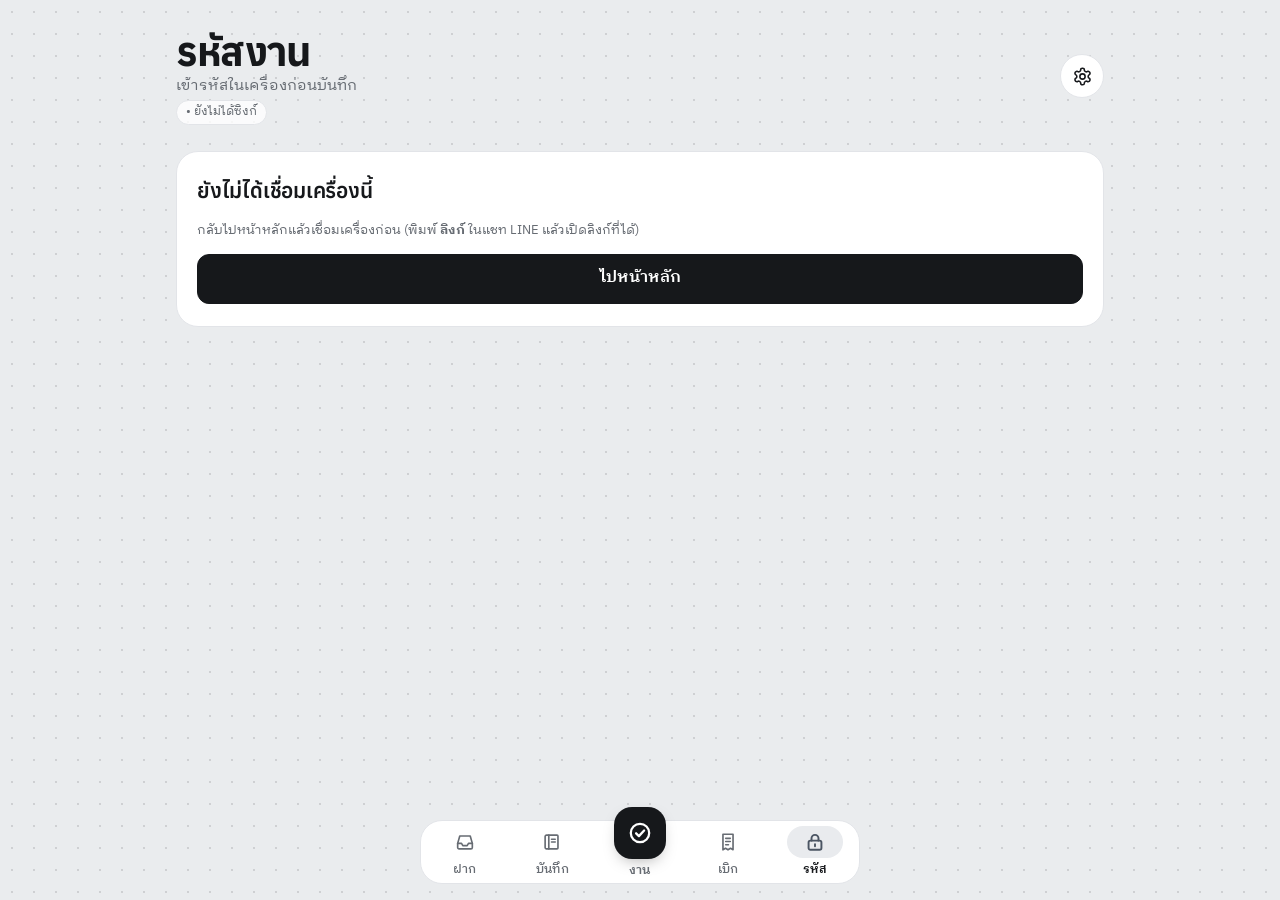
<file: vault.html>
<!doctype html>
<html lang="th">
<head>
  <meta charset="utf-8">
  <meta name="viewport" content="width=device-width, initial-scale=1, viewport-fit=cover">
  <title>รหัสผ่าน · จดครบ</title>
  <meta name="theme-color" content="#eff2ee" media="(prefers-color-scheme: light)">
  <meta name="theme-color" content="#101412" media="(prefers-color-scheme: dark)">
  <meta name="robots" content="noindex">
  <link rel="manifest" href="manifest.json">
  <link rel="icon" href="icon-192.png">
  <link rel="apple-touch-icon" href="icon-180.png">
  <link rel="preconnect" href="https://fonts.googleapis.com">
  <link rel="preconnect" href="https://fonts.gstatic.com" crossorigin>
  <link href="https://fonts.googleapis.com/css2?family=Anuphan:wght@500;600;700&family=IBM+Plex+Sans+Thai+Looped:wght@400;500;600&display=swap" rel="stylesheet">
  <link rel="stylesheet" href="style.css?v=116">
</head>
<body class="vault">
  <header class="top">
    <div>
      <a href="./" class="back">‹ จดครบ</a>
      <h1 id="vTitle">รหัสผ่าน</h1>
      <p class="sub" id="vSub">เข้ารหัสในเครื่องก่อนบันทึก</p>
    </div>
    <div class="top-actions">
      <button id="btnLock" class="icon-btn" title="ล็อก" aria-label="ล็อก" hidden>🔒</button>
    </div>
  </header>

  <div id="status" class="status" hidden></div>

  <!-- ยังไม่เชื่อมเครื่อง -->
  <section id="vNoLink" class="v-card" hidden>
    <h2>ยังไม่ได้เชื่อมเครื่องนี้</h2>
    <p class="hint">กลับไปหน้าหลักแล้วเชื่อมเครื่องก่อน (พิมพ์ <b>ลิงก์</b> ในแชท LINE แล้วเปิดลิงก์ที่ได้)</p>
    <a href="./" class="btn primary">ไปหน้าหลัก</a>
  </section>

  <!-- ตั้งรหัสหลักครั้งแรก -->
  <form id="vSetup" class="v-card" hidden autocomplete="off">
    <h2 id="vSetupTitle">ตั้งรหัสหลัก</h2>
    <p class="hint" id="vSetupHint">ใช้ปลดล็อกหน้ารหัสผ่านทุกครั้ง ยาวอย่างน้อย 8 ตัว รหัสหลักไม่ถูกส่งไปที่ไหน</p>
    <label>รหัสหลัก <input type="password" name="p1" minlength="8" required autocomplete="new-password"></label>
    <label>ยืนยันรหัสหลัก <input type="password" name="p2" minlength="8" required autocomplete="new-password"></label>
    <p class="warn-box">⚠️ ถ้าลืมรหัสหลัก จะกู้รหัสผ่านที่เก็บไว้ไม่ได้ ควรจดเก็บไว้ในที่ปลอดภัย</p>
    <button type="submit" class="btn primary">ตั้งรหัสหลัก</button>
  </form>

  <!-- ปลดล็อก -->
  <form id="vUnlock" class="v-card" hidden autocomplete="off">
    <h2 id="vUnlockTitle">🔒 ล็อกอยู่</h2>
    <label>รหัสหลัก <input type="password" name="pw" required autocomplete="current-password"></label>
    <button type="submit" class="btn primary">ปลดล็อก</button>
    <button type="button" id="btnBio" class="btn bio-btn" hidden>👆 ปลดล็อกด้วยนิ้ว / ใบหน้า</button>
    <button type="button" id="btnForgot" class="link-btn forgot">ลืมรหัสหลัก?</button>
    <p class="hint">ลองพิมพ์ใหม่โดยเช็กว่าแป้นพิมพ์เป็นภาษาอังกฤษ/ไทยตามตอนตั้ง และตัวพิมพ์ใหญ่-เล็ก</p>
  </form>

  <!-- รายการ -->
  <section id="vMain" hidden>
    <form id="vQuick" class="quick" autocomplete="off">
      <input id="vSearch" type="search" placeholder="🔍 ค้นหาชื่อ ผู้ใช้ หรือเว็บ" aria-label="ค้นหา">
      <button type="button" id="btnImp" class="icon-btn" aria-label="วางหลายรายการ" title="วางหลายรายการ">📋</button>
      <button type="button" id="btnBak" class="icon-btn" aria-label="สำรอง/กู้คืน" title="ไฟล์สำรอง + ปลดล็อกด้วยนิ้ว/หน้า">💾</button>
      <button type="button" id="btnAdd" class="add-btn" aria-label="เพิ่มรหัส">＋</button>
    </form>
    <nav id="vCats" class="chips" aria-label="หมวด"></nav>
    <div id="vList"></div>
  </section>

  <!-- 💾 สำรอง / กู้คืน -->
  <dialog id="bakDlg">
    <form method="dialog">
      <h2 tabindex="-1" autofocus>💾 ไฟล์สำรองตู้รหัส</h2>
      <p class="hint">ไฟล์สำรองเป็นข้อมูลที่<b>เข้ารหัสแล้ว</b> เปิดอ่านได้ด้วยรหัสหลักของตู้นี้เท่านั้น เก็บไว้ในไดรฟ์หรือเครื่องตัวเองได้ · ถ้าลืมรหัสหลัก ไฟล์นี้ก็เปิดไม่ได้</p>
      <button type="button" id="bakSave" class="primary wide">⬇️ ดาวน์โหลดไฟล์สำรองของ <span id="bakSpace"></span></button>
      <button type="button" id="bakLoad" class="ghost wide">📂 กู้คืนจากไฟล์สำรอง</button>
      <input type="file" id="bakFile" accept=".json,application/json" hidden>
      <div id="bakPwRow" class="bak-pw" hidden><label>ไฟล์นี้มาจากตู้อื่นหรือรหัสหลักเก่า ใส่รหัสหลักของไฟล์นี้ <input type="password" id="bakPw" autocomplete="off"></label><button type="button" id="bakPwGo" class="mini">เปิดไฟล์</button></div>
      <p class="hint" id="bakInfo"></p>
      <hr class="bak-hr">
      <h3 class="bio-h">👆 ปลดล็อกด้วยนิ้ว / ใบหน้า <small>(เฉพาะเครื่องนี้)</small></h3>
      <p class="hint" id="bioState"></p>
      <div id="bioOn" class="bak-pw" hidden><label>ใส่รหัสหลักอีกครั้งเพื่อเปิดใช้ <input type="password" id="bioPw" autocomplete="off"></label><button type="button" id="bioGo" class="mini">เปิดใช้</button></div>
      <button type="button" id="bioOff" class="ghost wide" hidden>ปิดการปลดล็อกด้วยนิ้ว/หน้าในเครื่องนี้</button>
      <div class="dlg-actions"><span class="spacer"></span><button class="ghost">ปิด</button></div>
    </form>
  </dialog>

  <!-- เพิ่ม/แก้ไข -->
  <dialog id="vDlg">
    <form id="vForm" method="dialog" autocomplete="off">
      <h2 tabindex="-1" autofocus id="vDlgTitle">เพิ่มรหัส</h2>
      <label>ชื่อ (เว็บ/แอป/บัญชี) <input name="name" required placeholder="เช่น Gmail งาน, ธนาคาร…"></label>
      <div class="field">
        <label>หมวด <input name="vcat-pick" id="vCatIn" autocomplete="off" data-lpignore="true" data-1p-ignore placeholder="แตะเลือกด้านล่าง หรือพิมพ์หมวดเอง"></label>
        <div id="vCatChips" class="when-chips wrap v-cats"></div>
      </div>
      <label>ชื่อผู้ใช้ / อีเมล <input name="user" autocapitalize="off" spellcheck="false"></label>
      <label>รหัสผ่าน
        <span class="pw-row">
          <input name="pass" type="password" autocapitalize="off" spellcheck="false" autocomplete="off">
          <button type="button" id="btnShow" class="mini">แสดง</button>
          <button type="button" id="btnGen" class="mini">สุ่ม</button>
        </span>
        <span id="pwMeter" class="pw-meter" hidden><i></i><small></small></span>
      </label>
      <label>เว็บไซต์ <input name="url" type="text" inputmode="url" autocapitalize="off" placeholder="https://…"></label>
      <label>โน้ต <textarea name="note" rows="2"></textarea></label>
      <div class="dlg-actions">
        <button type="button" id="btnVDelete" class="danger">ลบ</button>
        <button type="button" id="btnVMove" class="ghost" title="ย้ายรายการนี้ไปอีกตู้">↔ ย้ายตู้</button>
        <span class="spacer"></span>
        <button type="button" id="btnVCancel" class="ghost">ยกเลิก</button>
        <button type="submit" class="primary">บันทึก</button>
      </div>
    </form>
  </dialog>

  <!-- นำเข้าแบบวางหลายรายการ -->
  <dialog id="vImp">
    <form id="vImpForm" method="dialog" autocomplete="off">
      <h2 tabindex="-1" autofocus>📋 วางหลายรายการ</h2>
      <div id="impStep1">
        <p class="hint">ก็อปมาวางได้หลายแบบ ระบบจะแยกช่องให้เอง — อ่านและเข้ารหัสในเครื่องนี้เท่านั้น</p>
        <textarea id="impText" rows="9" autocapitalize="off" autocomplete="off" spellcheck="false" placeholder="Gmail งาน	me@gmail.com	รหัส123
Facebook | 0812345678 | pass456
ธนาคาร กสิกร, user01, pw789, https://kbank.co.th

หรือบรรทัดละช่อง
Shopee
myname
abc123
shopee.co.th"></textarea>
        <details class="imp-help"><summary>รองรับแบบไหนบ้าง</summary>
          <ul>
            <li><b>บรรทัดละรายการ</b> คั่นด้วย Tab (ก็อปจาก Excel/Sheet), <code>|</code> หรือ <code>,</code> ลำดับ: ชื่อ · ผู้ใช้ · รหัส · เว็บ · โน้ต</li>
            <li><b>มีหัวตาราง</b> เช่น name, url, username, password (ไฟล์ CSV จาก Chrome / Google / Bitwarden ก็วางได้)</li>
            <li><b>บรรทัดละช่อง</b> ชื่อ ↵ user ↵ รหัส ↵ ลิงก์ (ลิงก์ไม่ใส่ก็ได้) ต่อกันหลายรายการได้เลย ระบบแยกเองเมื่อเจอชื่อใหม่</li>
            <li><b>มีป้าย</b> <code>user:</code> <code>pass:</code> <code>ยูส</code> <code>พาส</code> <code>เว็บ:</code> <code>โน้ต:</code></li>
            <li>ระบบเดาผิด? กด ⇄ สลับ ผู้ใช้/รหัส ในหน้าตรวจ หรือแก้ทีหลังได้</li>
            <li>ไม่ใส่ชื่อ ระบบตั้งจากเว็บหรืออีเมลให้</li>
          </ul>
        </details>
      </div>
      <div id="impStep2" hidden>
        <p id="impSum" class="hint"></p>
        <div class="field"><span class="lbl">หมวดของรายการที่ระบบเดาไม่ได้</span><div id="impCats" class="when-chips wrap v-cats"></div></div>
        <input type="hidden" id="impCat">
        <div id="impList" class="imp-list"></div>
      </div>
      <div class="dlg-actions">
        <button type="button" id="impBack" class="ghost" hidden>‹ แก้</button>
        <span class="spacer"></span>
        <button type="button" id="impCancel" class="ghost">ยกเลิก</button>
        <button type="button" id="impNext" class="primary">อ่านข้อมูล</button>
      </div>
    </form>
  </dialog>

  <nav class="tabbar" aria-label="ส่วนของแอป">
    <a href="inbox.html"><span aria-hidden="true">📥</span>ฝาก</a>
    <a href="notes.html"><span aria-hidden="true">📒</span>บันทึก</a>
    <a href="./" class="tab-main"><span aria-hidden="true">✓</span>งาน</a>
    <a href="bills.html"><span aria-hidden="true">🧾</span>เบิก</a>
    <a href="vault.html" aria-current="page"><span aria-hidden="true">🔐</span>รหัส</a>
  </nav>

  <script src="hub.js?v=116"></script>
  <script src="vault.js?v=116"></script>
</body>
</html>
</file>
<file: style.css>
/* ======================================================================
   จดครบ — design tokens
   กระดาษสมุดบัญชี (เขียวเทาอ่อน) + หมึก 4 สีตามส่วนของแอป
   งาน = เขียวหัวเป็ด · เงิน = น้ำเงินปากกาลูกลื่น · เบิก = ม่วงกระดาษคาร์บอน · รหัส = เทาเหล็กตู้เซฟ
   ====================================================================== */
:root {
  color-scheme: light;
  --bg: #eff2ee;          /* กระดาษ */
  --card: #ffffff;
  --raised: #ffffff;
  --sunken: #e4e9e3;
  --text: #17201b;        /* หมึกดำอมเขียว */
  --muted: #5a665f;
  --faint: #8a958e;
  --line: #dce2db;
  --line-strong: #c7cfc6;
  --warn: #a85a06;
  --danger: #b42318;
  --in: #157a46; --out: #c2440f; --ok: #157a46;
  --on-accent: #fff;

  --ink-tasks: #0b6b60;
  --ink-money: #2b4fbf;
  --ink-bills: #6a3fb4;
  --ink-vault: #3b5573;
  --ink-inbox: #a3560c;

  --accent: var(--ink-tasks);

  --shadow-1: 0 1px 0 rgba(23, 32, 27, .04), 0 1px 3px rgba(23, 32, 27, .05);
  --shadow-2: 0 1px 2px rgba(23, 32, 27, .05), 0 8px 24px -8px rgba(23, 40, 30, .16);
  --shadow-3: 0 -2px 10px rgba(23, 32, 27, .06), 0 24px 60px -12px rgba(15, 30, 22, .35);

  --r-lg: 22px; --radius: 16px; --r-sm: 12px; --r-xs: 9px;
  --display: "Anuphan", "IBM Plex Sans Thai Looped", system-ui, sans-serif;
  --tap: 44px;
}
@media (prefers-color-scheme: dark) {
  :root {
    color-scheme: dark;
    --bg: #0f1311;
    --card: #181d1a;
    --raised: #1e2420;
    --sunken: #0a0d0b;
    --text: #e5ebe6;
    --muted: #9aa59e;
    --faint: #6f7a73;
    --line: #28302b;
    --line-strong: #364039;
    --warn: #f0a33a;
    --danger: #f2837a;
    --in: #5fd394; --out: #ff9a62; --ok: #5fd394;
    --on-accent: #0b1210;

    --ink-tasks: #4fc9b5;
    --ink-money: #93a9ff;
    --ink-bills: #c2a4ff;
    --ink-vault: #a3b8d4;
    --ink-inbox: #f2b36b;

    --shadow-1: 0 0 0 transparent;
    --shadow-2: 0 10px 30px -10px rgba(0, 0, 0, .6);
    --shadow-3: 0 24px 60px -10px rgba(0, 0, 0, .7);
  }
}
/* สีหมึกของแต่ละหน้า (ต้องประกาศ soft/line ที่ body เพื่อให้คำนวณจาก accent ของหน้านั้น) */
body { --accent-soft: color-mix(in srgb, var(--accent) 11%, var(--card)); --accent-line: color-mix(in srgb, var(--accent) 32%, var(--card)); }
@media (prefers-color-scheme: dark) {
  body { --accent-soft: color-mix(in srgb, var(--accent) 16%, var(--card)); --accent-line: color-mix(in srgb, var(--accent) 42%, var(--card)); }
}
body.money { --accent: var(--ink-money); }
body.bills { --accent: var(--ink-bills); }
body.vault { --accent: var(--ink-vault); }
body.inbox { --accent: var(--ink-inbox); }

* { box-sizing: border-box; }
[hidden] { display: none !important; }
html, body { margin: 0; }
body {
  background: var(--bg);
  color: var(--text);
  font: calc(16px * var(--fs, 1))/1.55 "IBM Plex Sans Thai Looped", "IBM Plex Sans Thai", system-ui, sans-serif;
  max-width: 680px;
  margin: 0 auto;
  padding: env(safe-area-inset-top) 16px calc(32px + env(safe-area-inset-bottom));
  -webkit-tap-highlight-color: transparent;
}
button, input, textarea { font: inherit; color: inherit; }
button { cursor: pointer; }

.top {
  display: flex; align-items: flex-end; justify-content: space-between;
  padding: 20px 0 12px;
}
h1 { margin: 0; font-size: calc(28px * var(--fs, 1)); font-weight: 600; letter-spacing: -.01em; }
.sub { margin: 0; color: var(--muted); font-size: calc(14px * var(--fs, 1)); }
.top-actions { display: flex; gap: 6px; }
.quota { margin: 4px 0 0; display: flex; align-items: center; gap: 6px; font-size: calc(12px * var(--fs, 1)); color: var(--muted); }
.quota .bar { width: 48px; height: 5px; border-radius: 3px; background: var(--line); overflow: hidden; }
.quota .bar i { display: block; height: 100%; background: var(--accent); }
.quota.warn { color: var(--warn); font-weight: 600; }
.quota.warn .bar i { background: var(--warn); }
.wide { width: 100%; padding: 9px 16px; border-radius: 10px; border: 1px solid var(--line); background: transparent; }
.status.ok { color: var(--accent); }
.adv summary { font-size: calc(13px * var(--fs, 1)); color: var(--muted); cursor: pointer; }
.adv label { margin-top: 8px; }
@media (max-width: 420px) {
  .top-actions { gap: 4px; }
  .top-actions .icon-btn { width: 36px; height: 36px; font-size: calc(16px * var(--fs, 1)); }
}
.icon-btn {
  width: 40px; height: 40px; border-radius: 50%;
  border: 1px solid var(--line); background: var(--card);
  font-size: calc(18px * var(--fs, 1)); display: grid; place-items: center;
}
.icon-btn.spin { animation: spin 1s linear infinite; }
@keyframes spin { to { transform: rotate(360deg); } }

.quick {
  position: sticky; top: 0; z-index: 5;
  display: flex; gap: 8px; padding: 8px 0 12px;
  background: var(--bg);
}
.quick input {
  flex: 1; min-width: 0;
  padding: 12px 14px; border-radius: var(--radius);
  border: 1px solid var(--line); background: var(--card);
  outline: none;
}
.quick input:focus { border-color: var(--accent); }
.add-btn {
  width: 48px; border: 0; border-radius: var(--radius);
  background: var(--accent); color: var(--on-accent); font-size: calc(22px * var(--fs, 1));
}

.field { display: grid; gap: 6px; }
.pre-chips button { min-width: 40px; text-align: center; }
.field-label { font-size: calc(14px * var(--fs, 1)); color: var(--muted); }
.when-chips.wrap { flex-wrap: wrap; overflow: visible; margin: 0; padding: 0; }
dialog textarea[name=title] { font-size: calc(16px * var(--fs, 1)); resize: vertical; }
.when-chips {
  display: flex; gap: 6px; overflow-x: auto; scrollbar-width: none;
  margin: 0 -16px; padding: 0 16px 2px;
}
.when-chips::-webkit-scrollbar { display: none; }
.when-chips button {
  flex: none; padding: 6px 12px; border-radius: 999px; font-size: calc(14px * var(--fs, 1)); white-space: nowrap;
  border: 1px dashed var(--line); background: transparent; color: var(--muted);
}
.when-chips button.on { border-style: solid; border-color: var(--accent); background: var(--accent-soft); color: var(--accent); }
.when-extra { display: flex; gap: 8px; margin-top: 8px; flex-wrap: wrap; }
.when-extra:not(:has(:not([hidden]))) { display: none; }
.when-extra input, .when-extra select {
  padding: 8px 10px; border-radius: 10px; border: 1px solid var(--line);
  background: var(--card); color: var(--text);
}
.when-extra select { flex: 1; min-width: 0; }
dialog select {
  width: 100%; padding: 10px 12px; border-radius: 10px;
  border: 1px solid var(--line); background: var(--bg); color: var(--text);
}
.nm.soft { border: 1px dashed currentColor; background: transparent !important; }
.dots i.soft { background: transparent; border: 1.5px solid var(--accent); width: 5px; height: 5px; }
.dots i.soft.late { border-color: var(--warn); }

.search { display: flex; margin: 2px 0 4px; }
.search input {
  flex: 1; min-width: 0; padding: 8px 12px; border-radius: 10px; font-size: calc(15px * var(--fs, 1));
  border: 1px solid transparent; background: var(--line); outline: none;
}
.search input:focus { border-color: var(--accent); background: var(--card); }
.ghost-btn { border: 0; background: none; color: var(--muted); padding: 0 6px; }
mark { background: var(--accent-soft); color: inherit; border-radius: 3px; padding: 0 1px; }

.hint.warn { color: var(--warn); }
.meet-list { display: grid; gap: 4px; max-height: 50vh; overflow-y: auto; margin: 0 -4px; padding: 0 4px; }
.meet-day { font-size: calc(13px * var(--fs, 1)); font-weight: 600; color: var(--muted); margin: 8px 0 2px; }
.meet {
  display: flex !important; grid-template-columns: none; align-items: flex-start; gap: 10px;
  padding: 8px 10px; border: 1px solid var(--line); border-radius: 10px; color: var(--text) !important;
}
.meet input { margin-top: 3px; width: 18px; height: 18px; accent-color: var(--accent); flex: none; }
.meet .t { display: block; font-size: calc(15px * var(--fs, 1)); }
.meet .s { display: block; font-size: calc(13px * var(--fs, 1)); color: var(--muted); }
.meet.added { opacity: .55; }
.meet .badge { font-size: calc(11px * var(--fs, 1)); padding: 0 6px; border-radius: 6px; background: var(--accent-soft); color: var(--accent); margin-left: 4px; }

.chips {
  display: flex; gap: 6px; overflow-x: auto; scrollbar-width: none;
  margin: 0 -16px 4px; padding: 0 16px 6px;
}
.chips::-webkit-scrollbar { display: none; }
.chips:empty { display: none; }
.chip {
  flex: none; padding: 6px 12px; border-radius: 999px;
  border: 1px solid var(--line); background: var(--card);
  font-size: calc(14px * var(--fs, 1)); white-space: nowrap;
}
.chip .n { color: var(--muted); margin-left: 4px; font-size: calc(12px * var(--fs, 1)); }
.chip.on { background: var(--accent); border-color: var(--accent); color: var(--on-accent); }
.chip.on .n { color: inherit; opacity: .8; }
.tag {
  display: inline-block; padding: 0 7px; border-radius: 6px;
  background: var(--accent-soft); color: var(--accent);
  font-size: calc(12px * var(--fs, 1)); line-height: 20px; margin-right: 6px; vertical-align: 1px;
}

.status {
  font-size: calc(14px * var(--fs, 1)); color: var(--warn);
  background: var(--card); border: 1px solid var(--line);
  border-radius: 10px; padding: 8px 12px; margin-bottom: 12px;
}

.group { margin: 18px 0 6px; }
.group h3 {
  margin: 0 0 6px; font-size: calc(13px * var(--fs, 1)); font-weight: 600;
  color: var(--muted);
}
.group.overdue h3 { color: var(--warn); }
.items {
  background: var(--card); border: 1px solid var(--line);
  border-radius: var(--radius); overflow: hidden;
}
.item {
  display: flex; align-items: center; gap: 12px;
  padding: 12px 14px; border-top: 1px solid var(--line);
}
.item:first-child { border-top: 0; }
.chk {
  flex: none; width: 22px; height: 22px; border-radius: 50%;
  border: 2px solid var(--muted); background: transparent; padding: 0;
  display: grid; place-items: center; font-size: calc(13px * var(--fs, 1));
}
.item.done .chk { background: var(--accent); border-color: var(--accent); color: var(--card); }
.body { flex: 1; min-width: 0; background: none; border: 0; text-align: left; padding: 0; }
.title { display: block; overflow-wrap: anywhere; }
.item.done .title { color: var(--muted); text-decoration: line-through; }
.meta { display: block; font-size: calc(13px * var(--fs, 1)); color: var(--muted); }
.meta .late { color: var(--warn); }
.edit-btn {
  flex: none; display: flex; align-items: center; gap: 4px;
  min-height: 36px; padding: 0 10px; border-radius: 10px;
  border: 1px solid var(--line); background: var(--bg);
  font-size: calc(13px * var(--fs, 1)); color: var(--muted);
}
.edit-btn:active { background: var(--accent-soft); color: var(--accent); }
@media (hover: hover) { .edit-btn:hover { border-color: var(--accent); color: var(--accent); } }
.empty { text-align: center; color: var(--muted); padding: 48px 0; }

/* ---------- ปฏิทิน ---------- */
.cal {
  background: var(--card); border: 1px solid var(--line);
  border-radius: var(--radius); padding: 10px; margin-top: 8px;
}
.cal-head { display: flex; align-items: center; gap: 6px; margin-bottom: 8px; }
.cal-head strong { flex: 1; text-align: center; font-weight: 600; }
.cal-head .icon-btn { width: 34px; height: 34px; font-size: calc(20px * var(--fs, 1)); }
.cal-today {
  border: 1px solid var(--line); background: transparent;
  border-radius: 999px; padding: 4px 12px; font-size: calc(13px * var(--fs, 1));
}
.cal-grid { display: grid; grid-template-columns: repeat(7, minmax(0, 1fr)); gap: 2px; }
.dow { text-align: center; font-size: calc(12px * var(--fs, 1)); color: var(--muted); padding: 2px 0 6px; }
.day {
  min-height: 52px; border: 0; border-radius: 10px; background: transparent;
  display: flex; flex-direction: column; align-items: center; gap: 4px;
  padding: 6px 2px; overflow: hidden;
}
.day.out { opacity: .35; }
.day .num {
  width: 28px; height: 28px; line-height: 28px; border-radius: 50%;
  font-size: calc(15px * var(--fs, 1)); text-align: center;
}
.day.today .num { color: var(--accent); font-weight: 600; }
.day.sel { background: var(--accent-soft); }
.day.sel .num { background: var(--accent); color: var(--on-accent); }
.dots { display: flex; gap: 3px; height: 6px; }
.dots i { width: 6px; height: 6px; border-radius: 50%; background: var(--accent); }
.dots i.late { background: var(--warn); }
.dots i.done { background: var(--line); }
.names { display: none; }
.day-empty { margin: 0; padding: 14px; color: var(--muted); font-size: calc(14px * var(--fs, 1)); }
.cal-note { color: var(--muted); font-size: calc(13px * var(--fs, 1)); text-align: center; }

/* จอไอแพด/คอม: โชว์ชื่องานในช่องวัน */
@media (min-width: 600px) {
  body { max-width: 960px; }
  .day { min-height: 92px; align-items: stretch; padding: 4px; }
  .day .num { align-self: center; width: 26px; height: 26px; line-height: 26px; font-size: calc(14px * var(--fs, 1)); }
  .dots { display: none; }
  .names { display: flex; flex-direction: column; gap: 2px; }
  .nm {
    font-size: calc(12px * var(--fs, 1)); line-height: 18px; padding: 0 5px; border-radius: 4px;
    white-space: nowrap; overflow: hidden; text-overflow: ellipsis; text-align: left;
    background: var(--accent-soft); color: var(--accent);
  }
  .nm.late { background: color-mix(in srgb, var(--warn) 15%, transparent); color: var(--warn); }
  .nm.done { background: transparent; color: var(--muted); text-decoration: line-through; }
  .nm.more { background: transparent; color: var(--muted); }
}

dialog {
  width: min(92vw, 460px); border: 0; padding: 0;
  border-radius: 18px; background: var(--card); color: var(--text);
}
dialog::backdrop { background: rgba(0,0,0,.35); }
dialog form { padding: 20px; display: grid; gap: 12px; }
dialog h2 { margin: 0 0 4px; font-size: calc(20px * var(--fs, 1)); font-weight: 600; }
dialog label { display: grid; gap: 4px; font-size: calc(14px * var(--fs, 1)); color: var(--muted); }
dialog input:not([type=checkbox]), dialog textarea {
  width: 100%; padding: 10px 12px; border-radius: 10px;
  border: 1px solid var(--line); background: var(--bg); color: var(--text);
}
dialog .row { display: grid; grid-template-columns: 1fr 1fr; gap: 10px; }
dialog .check { display: flex; align-items: center; gap: 8px; color: var(--text); font-size: calc(15px * var(--fs, 1)); }
dialog .check input { width: 18px; height: 18px; accent-color: var(--accent); }
.hint { margin: 0; font-size: calc(13px * var(--fs, 1)); color: var(--muted); }
.dlg-actions { display: flex; gap: 8px; align-items: center; margin-top: 4px; }
.spacer { flex: 1; }
.dlg-actions button { padding: 9px 16px; border-radius: 10px; border: 1px solid var(--line); background: transparent; }
.dlg-actions .primary { background: var(--accent); border-color: var(--accent); color: var(--on-accent); }
.dlg-actions .danger { color: var(--danger); border-color: transparent; padding-left: 0; }

/* ---------- หน้ารหัสผ่าน ---------- */
.back { display: inline-block; font-size: calc(14px * var(--fs, 1)); color: var(--accent); text-decoration: none; margin-bottom: 2px; }
.v-card {
  background: var(--card); border: 1px solid var(--line); border-radius: var(--radius);
  padding: 20px; margin-top: 8px; display: grid; gap: 12px;
}
.v-card h2 { margin: 0; font-size: calc(20px * var(--fs, 1)); font-weight: 600; }
.v-card label { display: grid; gap: 4px; font-size: calc(14px * var(--fs, 1)); color: var(--muted); }
.v-card input { padding: 11px 12px; border-radius: 10px; border: 1px solid var(--line); background: var(--bg); color: var(--text); font-size: calc(16px * var(--fs, 1)); }
.warn-box { margin: 0; padding: 10px 12px; border-radius: 10px; font-size: calc(13px * var(--fs, 1)); color: var(--warn); background: color-mix(in srgb, var(--warn) 10%, transparent); }
.btn { display: inline-block; text-align: center; text-decoration: none; padding: 11px 16px; border-radius: 10px; border: 1px solid var(--line); background: transparent; font-weight: 500; }
.btn.primary { background: var(--accent); border-color: var(--accent); color: var(--on-accent); }
.v-item .avatar {
  flex: none; width: 34px; height: 34px; border-radius: 10px; display: grid; place-items: center;
  background: var(--accent-soft); color: var(--accent); font-weight: 600;
}
.v-acts { flex: none; display: flex; gap: 6px; }
.v-acts .edit-btn { min-width: 40px; justify-content: center; font-size: calc(16px * var(--fs, 1)); }
.pw-row { display: flex; gap: 6px; }
.pw-row input { flex: 1; min-width: 0; font-family: ui-monospace, monospace; }
.mini { flex: none; padding: 0 10px; border-radius: 10px; border: 1px solid var(--line); background: transparent; font-size: calc(13px * var(--fs, 1)); }
a.icon-btn { text-decoration: none; color: inherit; }

/* ---------- หน้าเบิกเงิน ---------- */
.b-tiles { display: grid; grid-template-columns: repeat(3, minmax(0, 1fr)); gap: 8px; margin: 4px 0 12px; }
.b-tile {
  display: grid; gap: 2px; text-align: left; padding: 10px 12px; border-radius: var(--radius);
  border: 1px solid var(--line); background: var(--card);
}
.b-tile .lbl { font-size: calc(12px * var(--fs, 1)); color: var(--muted); white-space: nowrap; overflow: hidden; text-overflow: ellipsis; }
.b-tile .amt { font-size: calc(18px * var(--fs, 1)); font-weight: 600; letter-spacing: -.01em; }
.b-tile .cnt { font-size: calc(12px * var(--fs, 1)); color: var(--muted); }
.b-tile[data-st="draft"] .amt { color: var(--warn); }
.b-tile.on { border-color: var(--accent); box-shadow: 0 0 0 1px var(--accent) inset; }
#bTabs .chip::after { content: attr(data-n); color: var(--muted); margin-left: 4px; font-size: calc(12px * var(--fs, 1)); }
#bTabs .chip.on::after { color: inherit; opacity: .8; }
.b-item { align-items: flex-start; }
.b-right { flex: none; display: grid; justify-items: end; gap: 6px; }
.b-amt { font-size: calc(16px * var(--fs, 1)); font-weight: 600; white-space: nowrap; }
.b-proofs { display: flex; flex-wrap: wrap; gap: 4px; margin-top: 4px; }
.b-proofs .pf { font-size: calc(11px * var(--fs, 1)); padding: 1px 6px; border-radius: 6px; background: var(--accent-soft); color: var(--accent); }
.b-proofs .pf.slip, .b-proofs .pf.other { background: var(--line); color: var(--muted); }
.b-proofs .missing { font-size: calc(12px * var(--fs, 1)); color: var(--warn); }
.edit-btn.strong { border-color: var(--accent); color: var(--accent); background: var(--accent-soft); }
.b-bar {
  position: sticky; bottom: 0; padding: 12px 0 calc(12px + env(safe-area-inset-bottom));
  background: linear-gradient(transparent, var(--bg) 30%);
}
.b-bar .btn { width: 100%; }
.b-files { display: grid; gap: 8px; }
.b-files .hint { margin: 0; }
.b-file { position: relative; display: flex; align-items: center; gap: 10px; padding: 6px; border: 1px solid var(--line); border-radius: 12px; background: var(--card); }
.bf-thumb { flex: none; display: block; text-decoration: none; }
.b-file img { width: 56px; height: 56px; object-fit: cover; border-radius: 8px; display: block; }
.b-file .ficon { width: 56px; height: 56px; display: grid; place-items: center; border-radius: 8px; background: var(--bg); font-weight: 600; color: var(--danger); }
.bf-info { flex: 1; min-width: 0; display: grid; gap: 4px; justify-items: start; }
.bf-kind { font: inherit; font-size: calc(14px * var(--fs, 1)); padding: 4px 8px; border-radius: 8px; border: 1px solid var(--line); background: var(--bg); color: var(--text); max-width: 100%; }
.bf-open { font-size: calc(12px * var(--fs, 1)); color: var(--accent); }
.b-x {
  flex: none; width: 30px; height: 30px; border-radius: 50%; margin-right: 2px;
  border: 1px solid var(--line); background: var(--card); color: var(--muted); font-size: calc(16px * var(--fs, 1)); line-height: 1; padding: 0;
}
#btnAttach small { font-weight: 400; opacity: .7; }
/* ขั้นสถานะ */
.b-steps { display: grid; grid-template-columns: repeat(4, minmax(0, 1fr)); gap: 6px; }
.b-step { display: grid; justify-items: center; gap: 2px; padding: 8px 4px; border-radius: 10px; border: 1px solid var(--line); background: var(--card); color: var(--muted); font: inherit; font-size: calc(12px * var(--fs, 1)); cursor: pointer; }
.b-step .ic { font-size: calc(18px * var(--fs, 1)); filter: grayscale(1); opacity: .6; }
.b-step small { font-size: calc(10.5px * var(--fs, 1)); min-height: 13px; }
.b-step.done { color: var(--text); }
.b-step.done .ic { filter: none; opacity: 1; }
.b-step.on { border-color: var(--accent); background: var(--accent-soft); color: var(--accent); font-weight: 600; }
.b-step.on .ic { filter: none; opacity: 1; }
.step-submitted { border-color: #16a34a !important; color: #15803d !important; background: #dcfce7 !important; }
/* แถบแจ้ง + ยกเลิก */
.toast { position: fixed; left: 50%; bottom: calc(18px + env(safe-area-inset-bottom)); transform: translateX(-50%); z-index: 60;
  display: flex; align-items: center; gap: 12px; max-width: calc(100% - 32px); padding: 10px 12px 10px 16px; border-radius: 12px;
  background: #1f2937; color: #fff; box-shadow: 0 6px 24px rgba(0,0,0,.25); font-size: calc(14px * var(--fs, 1)); }
.toast span { overflow: hidden; text-overflow: ellipsis; white-space: nowrap; }
.toast button { flex: none; border: 0; background: none; color: #5eead4; font: inherit; font-weight: 600; cursor: pointer; padding: 4px; }
.k-form { padding: 20px; display: grid; gap: 12px; }
.k-grid { display: grid; grid-template-columns: 1fr 1fr; gap: 8px; }
.k-grid button {
  display: grid; justify-items: center; gap: 4px; padding: 14px 8px; border-radius: 12px;
  border: 1px solid var(--line); background: var(--bg); font-size: calc(22px * var(--fs, 1));
}
.k-grid button span { font-size: calc(13px * var(--fs, 1)); }
.k-grid button:active { border-color: var(--accent); background: var(--accent-soft); }
.wide-dlg { width: min(94vw, 560px); }
.c-list { display: grid; gap: 4px; max-height: 45vh; overflow-y: auto; }
.c-list .meet { align-items: center; }
.c-list .meet > span { flex: 1; min-width: 0; }
.c-amt { flex: none; font-size: calc(14px * var(--fs, 1)); }
.c-total { margin: 0; text-align: right; font-size: calc(15px * var(--fs, 1)); }
.c-actions { display: grid; gap: 6px; }
.paid-btn { float: right; margin-top: -3px; text-transform: none; letter-spacing: 0; color: var(--accent); }
@media (max-width: 380px) { .b-tile .amt { font-size: calc(15px * var(--fs, 1)); } }
.m-bar { display: flex; align-items: center; gap: 8px; margin: 0 0 2px; }
.m-label { flex: 1; border: 0; background: none; font-size: calc(17px * var(--fs, 1)); font-weight: 600; padding: 6px 0; }
.m-bar .icon-btn:disabled { opacity: .3; }
.m-total { margin: 0 0 10px; text-align: center; font-size: calc(13px * var(--fs, 1)); color: var(--muted); }
.m-older {
  display: flex; flex-wrap: wrap; align-items: center; gap: 6px; margin: 0 0 10px; padding: 8px 10px;
  border-radius: 10px; font-size: calc(13px * var(--fs, 1)); color: var(--warn); background: color-mix(in srgb, var(--warn) 10%, transparent);
}
.m-older .mini { padding: 3px 10px; border-color: currentColor; color: inherit; }
.b-suggest {
  display: grid; gap: 6px; padding: 10px 12px; border-radius: 10px;
  background: var(--accent-soft); color: var(--text); font-size: calc(14px * var(--fs, 1));
}
.b-suggest p { margin: 0; }
.b-sg-btns { display: flex; flex-wrap: wrap; gap: 6px; }
.b-sg-btns .mini { padding: 6px 12px; background: var(--card); border-color: var(--accent); color: var(--accent); }
.s-card { background: var(--card); border: 1px solid var(--line); border-radius: var(--radius); padding: 14px; margin-top: 12px; }
.s-card h3 { margin: 0 0 10px; font-size: calc(14px * var(--fs, 1)); font-weight: 600; }
.s-card h3 small { font-weight: 400; color: var(--muted); }
.s-grid { display: grid; grid-template-columns: repeat(3, minmax(0, 1fr)); gap: 8px; }
.s-num { display: grid; gap: 2px; }
.s-num span, .s-num small { font-size: calc(12px * var(--fs, 1)); color: var(--muted); }
.s-num b { font-size: calc(17px * var(--fs, 1)); }
.s-num.warn b { color: var(--warn); }
.s-bars { display: grid; grid-template-columns: repeat(12, minmax(0, 1fr)); gap: 4px; height: 150px; align-items: end; }
.s-bar {
  height: 100%; display: grid; grid-template-rows: 16px 1fr 18px; align-items: end; justify-items: center;
  border: 0; background: none; padding: 0; border-radius: 6px;
}
.s-bar i { width: 70%; max-width: 22px; background: var(--accent-soft); border-radius: 4px 4px 0 0; align-self: end; display: block; }
.s-bar.on i { background: var(--accent); }
.s-bar .v { font-size: calc(10px * var(--fs, 1)); color: var(--muted); align-self: end; }
.s-bar .m { font-size: calc(11px * var(--fs, 1)); color: var(--muted); }
.s-bar.on .m { color: var(--accent); font-weight: 600; }
.s-row { display: grid; grid-template-columns: minmax(70px, 30%) 1fr auto; gap: 8px; align-items: center; padding: 4px 0; font-size: calc(14px * var(--fs, 1)); }
.s-row .k { overflow: hidden; text-overflow: ellipsis; white-space: nowrap; }
.s-row .track { height: 8px; border-radius: 4px; background: var(--bg); overflow: hidden; }
.s-row .track i { display: block; height: 100%; background: var(--accent); border-radius: 4px; }
.s-row b { font-size: calc(14px * var(--fs, 1)); white-space: nowrap; }

/* ---------- หน้าหลักเบิกเงิน ---------- */
.back-btn { border: 0; background: none; padding: 0; cursor: pointer; }
.snap-big { display: flex; align-items: center; gap: 12px; width: 100%; margin: -4px 0 14px; padding: 12px 14px; border: 1.5px dashed var(--accent); border-radius: 14px; background: var(--card); color: var(--text); text-align: left; font: inherit; cursor: pointer; }
.snap-big:active { transform: scale(.99); }
.snap-big .sb-ico { font-size: calc(26px * var(--fs, 1)); line-height: 1; }
.snap-big b { display: block; font-size: calc(15px * var(--fs, 1)); }
.snap-big small { display: block; font-size: calc(12px * var(--fs, 1)); opacity: .65; margin-top: 2px; }
.q-hint { margin: -6px 0 12px; font-size: calc(12px * var(--fs, 1)); }
.b-tiles.four { grid-template-columns: repeat(2, minmax(0, 1fr)); }
@media (min-width: 600px) { .b-tiles.four { grid-template-columns: repeat(4, minmax(0, 1fr)); } }
.b-tile { position: relative; }
.b-tile::after { content: '›'; position: absolute; right: 12px; top: 50%; transform: translateY(-50%); color: var(--muted); font-size: calc(18px * var(--fs, 1)); }
.b-tile[data-st="paid"] .amt { color: var(--accent); }
.h-links { display: grid; gap: 8px; margin: 4px 0 4px; }
.h-link {
  display: grid; grid-template-columns: 1fr auto; grid-template-rows: auto auto; column-gap: 8px; text-align: left;
  padding: 12px 14px; border-radius: var(--radius); border: 1px solid var(--line); background: var(--card);
}
.h-link span { font-weight: 600; }
.h-link small { grid-row: 2; color: var(--muted); font-size: calc(12px * var(--fs, 1)); }
.h-link b { grid-row: 1 / 3; grid-column: 2; align-self: center; color: var(--muted); font-size: calc(20px * var(--fs, 1)); font-weight: 400; }
#goClaim { border-color: var(--accent); background: var(--accent-soft); }
#goClaim span { color: var(--accent); }
.h-recent { display: flex; justify-content: space-between; align-items: center; }
.link-btn { border: 0; background: none; color: var(--accent); font-size: calc(13px * var(--fs, 1)); padding: 0; text-transform: none; letter-spacing: 0; }
.empty.small { padding: 18px 0; }

/* ---------- กำลังอ่านใบเสร็จ ---------- */
.busy { position: fixed; inset: 0; z-index: 50; display: grid; place-items: center; padding: 16px; background: rgba(0,0,0,.45); }
.busy-card { width: min(320px, 100%); display: grid; justify-items: center; gap: 10px; padding: 22px 18px; border-radius: 18px; background: var(--card); color: var(--text); text-align: center; box-shadow: 0 10px 40px rgba(0,0,0,.25); }
.busy-card img { width: 120px; height: 120px; object-fit: cover; border-radius: 12px; border: 1px solid var(--line); }
.busy-card b { font-size: calc(16px * var(--fs, 1)); }
.busy-card small { font-size: calc(13px * var(--fs, 1)); color: var(--muted); min-height: 1.3em; }
.spin { width: 30px; height: 30px; border-radius: 50%; border: 3px solid var(--accent-soft); border-top-color: var(--accent); animation: spin .8s linear infinite; }
@keyframes spin { to { transform: rotate(360deg); } }

/* ---------- คลังหลักฐาน ---------- */
.f-grid { display: grid; grid-template-columns: repeat(2, minmax(0, 1fr)); gap: 10px; margin: 6px 0 16px; }
@media (min-width: 600px) { .f-grid { grid-template-columns: repeat(4, minmax(0, 1fr)); } }
.f-grid .empty { grid-column: 1 / -1; }
.f-card { background: var(--card); border: 1px solid var(--line); border-radius: 12px; overflow: hidden; display: flex; flex-direction: column; }
.f-img { position: relative; display: flex; align-items: center; justify-content: center; aspect-ratio: 3 / 4; background: var(--bg); overflow: hidden; text-decoration: none; }
.f-img img { width: 100%; height: 100%; object-fit: cover; }
.f-ico { font-size: calc(22px * var(--fs, 1)); font-weight: 700; color: var(--muted); }
.f-kind { position: absolute; left: 6px; bottom: 6px; font-size: calc(11px * var(--fs, 1)); padding: 2px 7px; border-radius: 99px; background: rgba(0,0,0,.6); color: #fff; }
.f-cap { border: 0; background: none; text-align: left; padding: 8px 10px; font: inherit; color: var(--text); cursor: pointer; }
.f-cap b { display: block; font-size: calc(13px * var(--fs, 1)); }
.f-cap span { display: block; font-size: calc(12px * var(--fs, 1)); color: var(--muted); white-space: nowrap; overflow: hidden; text-overflow: ellipsis; }
.f-drive { margin-top: 4px; text-decoration: none; color: var(--text); }

/* ---------- VAT ---------- */
.seg { display: inline-flex; border: 1px solid var(--line); border-radius: 10px; overflow: hidden; background: var(--card); }
.seg button { border: 0; background: none; padding: 8px 12px; font: inherit; font-size: calc(14px * var(--fs, 1)); color: var(--muted); cursor: pointer; }
.seg button + button { border-left: 1px solid var(--line); }
.seg button.on { background: var(--accent-soft); color: var(--accent); font-weight: 600; }
.vat-row { display: flex; flex-wrap: wrap; align-items: center; gap: 10px; }
dialog label.vat-amt { display: flex; align-items: center; gap: 8px; margin: 0; white-space: nowrap; }
dialog .vat-amt input { width: 130px; }
dialog label.cchk { display: flex; width: 100%; box-sizing: border-box; align-items: flex-start; gap: 10px; font-size: calc(14px * var(--fs, 1)); color: var(--text); margin: 0; }
dialog label.cchk input { flex: none; width: 18px; height: 18px; margin: 2px 0 0; }
dialog label.cchk[hidden] { display: none; }
.c-group { margin: 10px 0 4px; font-size: calc(13px * var(--fs, 1)); font-weight: 600; color: var(--muted); }
.c-vat { margin-top: -6px; font-size: calc(12.5px * var(--fs, 1)); }
dialog label.cchk span { flex: 1; min-width: 0; }

.bf-line { display: flex; flex-wrap: wrap; align-items: center; gap: 6px 10px; }
.bf-orig { border: 1px solid var(--line); background: var(--bg); color: var(--muted); border-radius: 99px; padding: 2px 9px; font: inherit; font-size: calc(11.5px * var(--fs, 1)); cursor: pointer; }
.bf-orig.on { border-color: #b45309; color: #92400e; background: #fef3c7; }

.c-cfg { border: 1px solid var(--line); border-radius: 12px; padding: 8px 12px; background: var(--card); }
.c-cfg summary { cursor: pointer; font-size: calc(14px * var(--fs, 1)); color: var(--text); }
.c-cfg-body { display: grid; gap: 8px; margin-top: 10px; }
.c-cfg-body .hint { margin: 0; }
.id-up { display: grid; gap: 6px; }
.id-row { display: flex; flex-wrap: wrap; align-items: center; gap: 8px; }
.c-size .seg button { font-size: calc(13px * var(--fs, 1)); padding: 7px 10px; }
.forgot { justify-self: center; margin-top: 4px; }

/* ---------- รายรับ-รายจ่าย ---------- */
.mo-sum { display: grid; grid-template-columns: repeat(3, minmax(0, 1fr)); gap: 8px; margin: 4px 0 12px; }
.mo-sum > div { display: grid; gap: 2px; padding: 10px 12px; border-radius: var(--radius); border: 1px solid var(--line); background: var(--card); min-width: 0; }
.mo-sum span { font-size: calc(12px * var(--fs, 1)); color: var(--muted); }
.mo-sum b { font-size: calc(18px * var(--fs, 1)); font-weight: 600; letter-spacing: -.01em; white-space: nowrap; overflow: hidden; text-overflow: ellipsis; }
.mo-sum small { font-size: calc(11px * var(--fs, 1)); color: var(--muted); min-height: 1.2em; }

.mo-type { margin: 0 0 8px; }
.mo-qcats { margin: 0 0 10px; }
.mo-tabs { margin: 6px 0 4px; }
.mo-item { padding: 10px 14px; }
.mo-ic { flex: none; width: 36px; height: 36px; border-radius: 10px; display: grid; place-items: center; background: var(--bg); font-size: calc(19px * var(--fs, 1)); cursor: pointer; }
.mo-amt { flex: none; font-weight: 600; white-space: nowrap; }
.mo-day { display: flex; justify-content: space-between; gap: 8px; text-transform: none !important; letter-spacing: 0 !important; }
.mo-day em { font-style: normal; font-weight: 600; }
.mo-dayc { min-height: 58px; gap: 1px; }
.mo-dayc small { font-size: calc(10.5px * var(--fs, 1)); line-height: 1.15; font-weight: 600; }
.mo-calh { margin: 14px 0 6px; font-size: calc(14px * var(--fs, 1)); color: var(--muted); }
.mo-donut { display: grid; grid-template-columns: 140px 1fr; gap: 14px; align-items: center; }
@media (max-width: 380px) { .mo-donut { grid-template-columns: 1fr; justify-items: center; } }
.donut { width: 140px; height: 140px; }
.mo-legend { display: grid; gap: 6px; width: 100%; min-width: 0; }
.mo-legend div { display: grid; grid-template-columns: 10px 1fr auto 38px; gap: 8px; align-items: center; font-size: calc(13.5px * var(--fs, 1)); }
.mo-legend i { width: 10px; height: 10px; border-radius: 3px; }
.mo-legend span { overflow: hidden; text-overflow: ellipsis; white-space: nowrap; }
.mo-legend small { color: var(--muted); text-align: right; }
.mo-bars { display: grid; grid-template-columns: repeat(12, minmax(0, 1fr)); gap: 4px; height: 150px; }
.mo-bar { display: grid; grid-template-rows: 1fr 18px; border: 0; background: none; padding: 0; border-radius: 6px; cursor: pointer; }
.mo-bar .pair { display: flex; align-items: flex-end; justify-content: center; gap: 2px; height: 100%; }
.mo-bar .pair i { width: 38%; max-width: 10px; border-radius: 3px 3px 0 0; min-height: 1px; }
.mo-bar .pair i.in { background: var(--in); }
.mo-bar .pair i.out { background: var(--out); }
.mo-bar .m { font-size: calc(11px * var(--fs, 1)); color: var(--muted); align-self: end; }
.mo-bar.on { background: var(--accent-soft); }
.mo-bar.on .m { color: var(--accent); font-weight: 600; }
.lg { display: inline-block; width: 9px; height: 9px; border-radius: 2px; margin: 0 3px 0 8px; }
.lg.in { background: var(--in); } .lg.out { background: var(--out); }
.mo-tbl { width: 100%; border-collapse: collapse; font-size: calc(13.5px * var(--fs, 1)); }
.mo-tbl th, .mo-tbl td { padding: 6px 4px; border-bottom: 1px solid var(--line); text-align: right; }
.mo-tbl th:first-child, .mo-tbl td:first-child { text-align: left; }
.mo-tbl th { font-size: calc(12px * var(--fs, 1)); color: var(--muted); font-weight: 500; }
.mo-file { display: inline-flex; align-items: center; gap: 10px; text-decoration: none; color: var(--accent); font-size: calc(14px * var(--fs, 1)); }
.mo-file img, .mo-file .ficon { width: 56px; height: 56px; border-radius: 8px; object-fit: cover; border: 1px solid var(--line); display: grid; place-items: center; }
#toastMsg { cursor: pointer; }
.mo-date { display: flex; align-items: center; gap: 6px; margin: 0 0 8px; position: relative; flex-wrap: wrap; }
.mo-date > span { font-size: calc(13px * var(--fs, 1)); color: var(--muted); margin-right: 2px; }
.mo-date button, .mo-date .pickl { border: 1px dashed var(--line); background: var(--card); color: var(--text); border-radius: 999px; padding: 5px 12px; font: inherit; font-size: calc(13.5px * var(--fs, 1)); cursor: pointer; }
.mo-date button.on, .mo-date .pickl.on { border-style: solid; border-color: var(--accent); background: var(--accent-soft); color: var(--accent); font-weight: 600; }
.mo-date .pickl { position: relative; overflow: hidden; display: inline-flex; gap: 4px; align-items: center; }
.mo-date .pickl input { position: absolute; inset: 0; width: 100%; height: 100%; opacity: 0; cursor: pointer; border: 0; padding: 0; margin: 0; }
.mo-qcats .own { border-style: solid; color: var(--accent); }

/* ===== รายรับ-รายจ่าย v2 ===== */
body.money .in { color: var(--in); }
body.money .out { color: var(--out); }
body.money .m-bar { margin-bottom: 10px; }

/* หัวใจของหน้า: คงเหลือ + แถบการใช้เงิน */
.mo-hero { padding: 16px 16px 14px; border-radius: 20px; background: var(--card); border: 1px solid var(--line); margin-bottom: 12px; }
.mo-hero-top { display: flex; align-items: flex-end; justify-content: space-between; gap: 12px; flex-wrap: wrap; }
.mo-k { display: flex; align-items: center; gap: 6px; font-size: calc(13px * var(--fs, 1)); color: var(--muted); }
.mo-bal { display: block; font-size: calc(clamp(30px, 9vw, 40px) * var(--fs, 1)); font-weight: 600; letter-spacing: -.02em; line-height: 1.15; color: var(--text); }
.mo-hero.neg .mo-bal { color: var(--out); }
.mo-note { margin: 0 0 4px; font-size: calc(13px * var(--fs, 1)); color: var(--muted); }
.mo-hero.neg .mo-note { color: var(--out); font-weight: 600; }
.mo-flow { position: relative; height: 12px; border-radius: 99px; background: color-mix(in srgb, var(--in) 22%, var(--card)); margin: 12px 0 12px; overflow: hidden; }
.mo-flow i { position: absolute; inset: 0 auto 0 0; width: 0; border-radius: 99px; background: var(--out); transition: width .5s cubic-bezier(.2,.8,.2,1); }
.mo-flow.over i { background: repeating-linear-gradient(-45deg, var(--out) 0 6px, color-mix(in srgb, var(--out) 75%, #000) 6px 12px); }
@media (prefers-reduced-motion: reduce) { .mo-flow i { transition: none; } }
.mo-io { display: grid; grid-template-columns: 1fr 1fr; gap: 12px; }
.mo-io > div:last-child { text-align: right; }
.mo-io > div:last-child .mo-k { justify-content: flex-end; }
.mo-io b { display: block; font-size: calc(19px * var(--fs, 1)); font-weight: 600; letter-spacing: -.01em; }
.mo-io small { font-size: calc(11.5px * var(--fs, 1)); color: var(--muted); }
.dot { width: 8px; height: 8px; border-radius: 50%; display: inline-block; }
.dot.in { background: color-mix(in srgb, var(--in) 35%, var(--card)); border: 2px solid var(--in); width: 6px; height: 6px; }
.dot.out { background: var(--out); }

/* กล่องจด */
.mo-comp { padding: 12px; border-radius: 20px; background: var(--card); border: 1px solid var(--line); margin-bottom: 14px; display: grid; grid-template-columns: minmax(0, 1fr); gap: 10px; --tone: var(--out); }
.mo-comp.is-in { --tone: var(--in); }
.mo-comp-top { display: flex; align-items: center; justify-content: space-between; gap: 8px; flex-wrap: wrap; }
.mo-comp .mo-type { margin: 0; background: var(--bg); border: 0; padding: 3px; border-radius: 12px; }
.mo-comp .mo-type button { border: 0; border-radius: 9px; padding: 6px 16px; font-size: calc(14px * var(--fs, 1)); color: var(--muted); }
.mo-comp .mo-type button.on { background: var(--card); color: var(--tone); font-weight: 600; box-shadow: 0 1px 2px rgba(0,0,0,.08); }
.mo-comp .mo-date { margin: 0; gap: 4px; }
.mo-comp .mo-date button, .mo-comp .mo-date .pickl { border: 0; background: transparent; padding: 6px 10px; font-size: calc(13px * var(--fs, 1)); color: var(--muted); border-radius: 9px; }
.mo-comp .mo-date button.on, .mo-comp .mo-date .pickl.on { background: var(--bg); color: var(--text); font-weight: 600; }
.mo-quick { display: flex; gap: 8px; align-items: stretch; }
.mo-quick input { flex: 1; min-width: 0; font: inherit; font-size: calc(18px * var(--fs, 1)); padding: 12px 14px; border-radius: 14px; border: 1.5px solid var(--line); background: var(--bg); color: var(--text); outline: none; }
.mo-quick input:focus { border-color: var(--tone); background: var(--card); }
.mo-snap { flex: none; display: grid; place-items: center; gap: 0; width: 54px; border-radius: 14px; border: 1.5px solid var(--line); background: var(--card); font-size: calc(20px * var(--fs, 1)); line-height: 1; cursor: pointer; padding: 6px 0 4px; }
.mo-snap small { font-size: calc(10.5px * var(--fs, 1)); color: var(--muted); margin-top: 3px; }
.mo-add { flex: none; min-width: 64px; border: 0; border-radius: 14px; background: var(--tone); color: var(--on-accent); font: inherit; font-size: calc(16px * var(--fs, 1)); font-weight: 600; cursor: pointer; }
.mo-cats { display: flex; flex-wrap: wrap; gap: 6px; }
.mo-cats button { display: inline-flex; align-items: center; gap: 5px; border: 1px solid var(--line); background: var(--card); color: var(--text); border-radius: 10px; padding: 5px 10px 5px 7px; font: inherit; font-size: calc(13.5px * var(--fs, 1)); cursor: pointer; }
.mo-cats button .ic { font-size: calc(15px * var(--fs, 1)); }
.mo-cats button.on { border-color: var(--tone); background: color-mix(in srgb, var(--tone) 12%, var(--card)); color: var(--tone); font-weight: 600; }
.mo-cats button.more { border-style: dashed; color: var(--muted); padding: 5px 10px; }
.mo-comp :focus-visible, .mo-hero :focus-visible, #vTabs :focus-visible { outline: 2px solid var(--accent); outline-offset: 2px; }

/* มุมมอง */
#vTabs.mo-tabs { display: grid; grid-template-columns: repeat(3, 1fr); margin: 0 0 6px; padding: 3px; background: var(--line); border: 0; border-radius: 12px; }
#vTabs.mo-tabs button { border: 0; border-radius: 9px; padding: 7px 4px; background: transparent; color: var(--muted); font-size: calc(14px * var(--fs, 1)); }
#vTabs.mo-tabs button.on { background: var(--card); color: var(--text); font-weight: 600; box-shadow: 0 1px 2px rgba(0,0,0,.08); }

/* รายการแบบสมุดบัญชี */
body.money .group { margin: 16px 0 4px; }
.mo-day { display: grid !important; grid-template-columns: auto 1fr auto; align-items: center; gap: 10px; margin: 0 0 6px !important; padding: 0 2px; color: var(--text) !important; }
.mo-day > b { font-size: calc(26px * var(--fs, 1)); font-weight: 600; line-height: 1; min-width: 1.4em; color: var(--text); }
.mo-day .w { display: grid; font-size: calc(13.5px * var(--fs, 1)); font-weight: 600; line-height: 1.25; }
.mo-day .w small { font-size: calc(12px * var(--fs, 1)); font-weight: 400; color: var(--muted); }
.mo-day .t { display: grid; justify-items: end; font-size: calc(13px * var(--fs, 1)); line-height: 1.3; }
.mo-day em { font-style: normal; font-weight: 600; }
body.money .items { border-radius: 16px; }
.mo-item { gap: 12px; padding: 11px 14px; }
.mo-ic { --c: var(--muted); width: 38px; height: 38px; border-radius: 12px; background: color-mix(in srgb, var(--c) 14%, var(--card)); box-shadow: inset 0 0 0 1px color-mix(in srgb, var(--c) 25%, transparent); }
.mo-item .title { font-size: calc(15.5px * var(--fs, 1)); }
.mo-item .meta { font-size: calc(12.5px * var(--fs, 1)); }
.mo-amt { font-size: calc(16px * var(--fs, 1)); letter-spacing: -.01em; }
.mo-comp .mo-type button + button, #vTabs.mo-tabs button + button { border-left: 0; }
body.money .mo-donut { grid-template-columns: 108px minmax(0, 1fr); gap: 12px; }
body.money .donut { width: 108px; height: 108px; }
body.money .mo-legend div { grid-template-columns: 10px minmax(0, 1fr) auto 34px; gap: 6px; }
body.money .mo-bar .pair i.in, body.money .lg.in { background: var(--in); }
body.money .mo-bar .pair i.out, body.money .lg.out { background: var(--out); }


/* ======================================================================
   ปรับทั้งแอป (ตามรีวิว UX/UI) — กติกาเดียวกันทุกหน้า
   ====================================================================== */
html, body { overflow-x: clip; }
body { font-variant-numeric: tabular-nums; padding-bottom: calc(84px + env(safe-area-inset-bottom)); }
.top > div:first-child { min-width: 0; }
.top-actions { flex-wrap: nowrap; }
h1 { white-space: nowrap; }
.back[href="./"] { display: none !important; }        /* กลับหน้าหลักใช้แถบล่างแทน */
:focus-visible { outline: 2px solid var(--accent); outline-offset: 2px; }
.quick input:focus-visible, .search input:focus-visible { outline: 2px solid var(--accent); outline-offset: 1px; }

/* แถบนำทางล่าง */
.tabbar {
  position: fixed; left: 0; right: 0; bottom: 0; z-index: 40;
  display: grid; grid-auto-flow: column; grid-auto-columns: 1fr;
  height: calc(62px + env(safe-area-inset-bottom)); padding-bottom: env(safe-area-inset-bottom);
  background: color-mix(in srgb, var(--card) 92%, transparent);
  -webkit-backdrop-filter: blur(14px); backdrop-filter: blur(14px);
  border-top: 1px solid var(--line);
}
.tabbar a { display: grid; place-items: center; align-content: center; gap: 2px; font-size: calc(12px * var(--fs, 1)); color: var(--muted); text-decoration: none; min-height: var(--tap); }
.tabbar a span { font-size: calc(21px * var(--fs, 1)); line-height: 1; filter: grayscale(1); opacity: .65; }
.tabbar a[aria-current="page"] { color: var(--accent); font-weight: 600; }
.tabbar a[aria-current="page"] span { filter: none; opacity: 1; }
@media (min-width: 900px) {
  .tabbar { left: 50%; transform: translateX(-50%); bottom: 16px; width: 480px; height: 60px; padding: 0; border: 1px solid var(--line); border-radius: 18px; box-shadow: 0 6px 24px rgba(0,0,0,.08); }
}
.toast { bottom: calc(76px + env(safe-area-inset-bottom)); }
.b-bar { bottom: calc(62px + env(safe-area-inset-bottom)); }

/* ปุ่มแตะง่าย (≥44px) */
.icon-btn { width: var(--tap); height: var(--tap); }
@media (max-width: 420px) { .top-actions .icon-btn { width: 42px; height: 42px; font-size: calc(17px * var(--fs, 1)); } }
.chk { width: 44px; height: 44px; margin: -11px -6px -11px -11px; border: 0; border-radius: 0; background: none; position: relative; isolation: isolate; display: grid; place-items: center; font-size: calc(13px * var(--fs, 1)); color: transparent; }
.chk::before { content: ""; position: absolute; inset: 11px; border-radius: 50%; border: 2px solid var(--muted); z-index: -1; }
.item.done .chk { background: none; color: var(--on-accent); }
.item.done .chk::before { background: var(--accent); border-color: var(--accent); }
.back, .link-btn { display: inline-flex; align-items: center; min-height: 40px; }
.chip, .when-chips button, .mo-cats button, .mini { min-height: 40px; }
.seg button, #vTabs.mo-tabs button, .mo-comp .mo-type button { min-height: 38px; }
.edit-btn { min-height: 40px; }
.dlg-actions button { min-height: 44px; }
dialog label.cchk { padding: 8px 0; }
dialog label.cchk input { width: 20px; height: 20px; }
#cfIdBtn, .bf-orig { min-height: 34px; }

/* ช่องค้นหา contrast ดีขึ้น */
.search input { background: var(--card); border: 1px solid var(--line); }
.search input::placeholder, .quick input::placeholder { color: var(--muted); }

/* ตัวอักษรเล็กสุด 12px */
.b-step small, .b-proofs .pf, .tabbar a, .s-bar .m { font-size: calc(12px * var(--fs, 1)); }
.s-bar .v, .mo-dayc small { font-size: calc(11px * var(--fs, 1)); }

/* แถบสรุปเบิกเงินให้ตรงแนว */
.s-row { grid-template-columns: minmax(70px, 30%) 1fr 92px; }
.s-row b { text-align: right; }

/* สีที่เคย hardcode ให้เข้ากับโหมดมืด */
.step-submitted { border-color: var(--ok) !important; color: var(--ok) !important; background: color-mix(in srgb, var(--ok) 14%, var(--card)) !important; }
.bf-orig.on { border-color: var(--warn); color: var(--warn); background: color-mix(in srgb, var(--warn) 14%, var(--card)); }
.add-btn, .dlg-actions .primary, .mo-add { color: var(--on-accent); }

/* ช่องจดเร็วไม่หลบใต้รอยบากจอ */
.quick { top: env(safe-area-inset-top); }

/* หน้าต่าง (dialog): ปุ่มบันทึกติดล่างเสมอ · มือถือเป็นแผ่นเลื่อนขึ้นจากล่าง */
dialog { max-height: calc(100dvh - 24px - env(safe-area-inset-top)); overflow: hidden; }
dialog[open] { display: flex; flex-direction: column; }
dialog > form { overflow-y: auto; overscroll-behavior: contain; padding-bottom: 0; }
dialog .dlg-actions {
  position: sticky; bottom: 0; z-index: 2; background: var(--card);
  margin: 4px -20px 0; padding: 12px 20px calc(12px + env(safe-area-inset-bottom));
  border-top: 1px solid var(--line);
}
dialog h2[autofocus]:focus { outline: none; }
@media (max-width: 600px) {
  dialog { width: 100%; max-width: none; margin: auto 0 0; border-radius: 22px 22px 0 0; }
  dialog::before { content: ""; display: block; width: 40px; height: 4px; border-radius: 4px; background: var(--line); margin: 8px auto 0; flex: none; }
}

/* segmented ทั้งแอปแบบเดียวกับหน้าเงิน */
.seg { background: var(--sunken); border: 0; padding: 3px; border-radius: 12px; gap: 2px; }
.seg button { border-radius: 9px; }
.seg button + button { border-left: 0; }
.seg button.on { background: var(--card); color: var(--accent); font-weight: 600; box-shadow: 0 1px 2px rgba(0,0,0,.08); }

/* การ์ดและรายการให้มุมโค้งเดียวกัน */
.items, .s-card, .cal, .v-card, .b-tile, .h-link { border-radius: var(--radius); }

/* เบิกเงิน: ปุ่มถ่ายใบเสร็จเป็นปุ่มหลัก */
.snap-big { background: var(--accent); border: 0; color: var(--on-accent); min-height: 56px; }
.snap-big small { opacity: .85; }
.b-tile[data-st="draft"].has { border-color: var(--warn); box-shadow: inset 0 0 0 1px var(--warn); }

/* จอใหญ่ (ไอแพด/คอม) */
@media (min-width: 760px) {
  body.money { max-width: 960px; }
  body.money { display: grid; grid-template-columns: 360px minmax(0, 1fr); column-gap: 24px; align-items: start; }
  body.money > * { grid-column: 1 / -1; }
  body.money > .mo-hero, body.money > .mo-comp { grid-column: 1; }
  body.money > .mo-hero { grid-row: 3; }
  body.money > .mo-comp { grid-row: 4; align-self: start; }
  body.money > #vTabs, body.money > #vList, body.money > #vCal, body.money > #vChart { grid-column: 2; }
  body.money > #vTabs { grid-row: 3; }
  body.money > #vList, body.money > #vCal, body.money > #vChart { grid-row: 4 / span 3; }
}
dialog > form { grid-auto-rows: max-content; }      /* แถวในหน้าต่างไม่ถูกบีบจนหาย */
.c-list { min-height: 0; }


/* ======================================================================
   ดีไซน์ v3 — "สมุดบัญชีกับหมึกสี่สี"
   กระดาษเขียวเทา · หัวข้อ Anuphan · เนื้อหา IBM Plex Sans Thai Looped
   จุดเด่นจุดเดียว: การ์ดยอดคงเหลือหน้าเงินเป็นหน้ากระดาษบัญชีสีหมึกน้ำเงิน
   ====================================================================== */

/* ---------- ตัวอักษร ---------- */
h1, h2, .m-label, .mo-bal, .mo-day > b, .b-tile .amt, .group h3, .s-card h3, .cal-head strong {
  font-family: var(--display);
}
h1 { font-size: calc(30px * var(--fs, 1)); font-weight: 700; letter-spacing: -.015em; line-height: 1.15; }
.sub { font-size: calc(14px * var(--fs, 1)); color: var(--muted); margin-top: 2px; }
dialog h2, .v-card h2 { font-size: calc(21px * var(--fs, 1)); font-weight: 600; letter-spacing: -.01em; }
.top { padding: 22px 0 14px; align-items: center; gap: 12px; }
.top .sub, .top .quota { line-height: 1.4; }

/* ---------- ปุ่มพื้นฐาน ---------- */
.icon-btn {
  border: 1px solid var(--line); background: var(--card); color: var(--text);
  box-shadow: var(--shadow-1); transition: border-color .15s, background-color .15s;
}
@media (hover: hover) { .icon-btn:hover { border-color: var(--accent-line); } }
.icon-btn:active { background: var(--accent-soft); }
.m-bar .icon-btn { box-shadow: none; background: transparent; border-color: transparent; font-size: calc(22px * var(--fs, 1)); color: var(--muted); }
.m-bar .icon-btn:not(:disabled):active { background: var(--accent-soft); color: var(--accent); }
.m-label { font-size: calc(18px * var(--fs, 1)); font-weight: 600; letter-spacing: -.005em; border-radius: var(--r-sm); }
.wide, .btn, .mini {
  border-radius: var(--r-sm); border: 1px solid var(--line); background: var(--card); color: var(--text);
}
.wide, .btn { min-height: 46px; font-weight: 500; }
.btn.primary, .dlg-actions .primary, .add-btn {
  background: var(--accent); border-color: var(--accent); color: var(--on-accent); font-weight: 600;
  box-shadow: 0 1px 0 color-mix(in srgb, #000 12%, transparent), 0 6px 16px -8px color-mix(in srgb, var(--accent) 70%, transparent);
}
.btn.primary:active, .dlg-actions .primary:active, .add-btn:active { filter: brightness(.94); }

/* ---------- ช่องจดเร็ว + ค้นหา ---------- */
.quick { padding: 6px 0 12px; }
.quick input, .search input {
  border: 1px solid var(--line-strong); background: var(--card); border-radius: 14px;
  min-height: 50px; padding: 12px 16px; box-shadow: var(--shadow-1);
  transition: border-color .15s, box-shadow .15s;
}
.search input { min-height: 44px; padding: 9px 14px; border-color: var(--line); box-shadow: none; background: color-mix(in srgb, var(--card) 60%, transparent); }
.quick input:focus, .search input:focus, .quick input:focus-visible, .search input:focus-visible {
  outline: none; border-color: var(--accent); background: var(--card);
  box-shadow: 0 0 0 3px color-mix(in srgb, var(--accent) 18%, transparent);
}
.add-btn { width: 50px; border-radius: 14px; font-size: calc(24px * var(--fs, 1)); font-weight: 400; }

/* ---------- ชิป ---------- */
.chips { gap: 8px; padding-bottom: 8px; }
.chip {
  border: 1px solid var(--line-strong); background: transparent; color: var(--text);
  padding: 6px 14px; font-weight: 500;
}
.chip .n, #bTabs .chip::after { color: var(--faint); font-weight: 400; }
.chip.on { box-shadow: 0 4px 12px -6px color-mix(in srgb, var(--accent) 80%, transparent); }
.chip.on .n, #bTabs .chip.on::after { color: inherit; opacity: .75; }
.when-chips button { border: 1px solid var(--line-strong); color: var(--text); background: transparent; padding: 6px 13px; }
.when-chips button.on { border-color: var(--accent); background: var(--accent-soft); color: var(--accent); font-weight: 600; }
.tag {
  border-radius: 6px; padding: 0 7px; font-size: calc(12px * var(--fs, 1)); font-weight: 600; line-height: 20px;
  background: var(--accent-soft); color: var(--accent); vertical-align: 2px;
}

/* ---------- แถบสถานะ ---------- */
.status {
  border: 0; border-radius: var(--r-sm); padding: 10px 14px;
  background: color-mix(in srgb, var(--warn) 11%, var(--card)); color: var(--warn); font-weight: 500;
}
.status.ok { background: var(--accent-soft); color: var(--accent); }
.quota .bar { width: 56px; height: 6px; background: var(--sunken); }

/* ---------- กลุ่ม + แถวรายการ ---------- */
.group { margin: 22px 0 8px; }
.group h3 { font-size: calc(15px * var(--fs, 1)); font-weight: 600; color: var(--text); letter-spacing: 0; margin: 0 2px 8px; }
.group.overdue h3 { color: var(--warn); display: flex; align-items: center; gap: 8px; }
.group.overdue h3::before { content: ""; width: 8px; height: 8px; border-radius: 50%; background: currentColor; flex: none; }
.items {
  border: 1px solid var(--line); border-radius: 18px; background: var(--card);
  box-shadow: var(--shadow-1);
}
.group.overdue .items { border-color: color-mix(in srgb, var(--warn) 30%, var(--line)); }
.item { position: relative; border-top: 0; padding: 13px 14px; min-height: 64px; }
.item + .item::before {
  content: ""; position: absolute; top: 0; left: 14px; right: 14px; height: 1px; background: var(--line);
}
.title { font-size: calc(16px * var(--fs, 1)); line-height: 1.45; }
.meta { font-size: calc(13px * var(--fs, 1)); margin-top: 2px; color: var(--muted); }
.meta .late, .meta.late { color: var(--warn); font-weight: 500; }
.chk::before { border-color: var(--faint); transition: background-color .15s, border-color .15s; }
@media (hover: hover) { .chk:hover::before { border-color: var(--accent); } }
.item.done .title { color: var(--faint); }
.edit-btn {
  border: 0; background: color-mix(in srgb, var(--text) 5%, var(--card)); color: var(--muted);
  border-radius: 10px; padding: 0 12px; font-weight: 500;
}
.edit-btn:active { background: var(--accent-soft); color: var(--accent); }
@media (hover: hover) { .edit-btn:hover { background: var(--accent-soft); color: var(--accent); } }
.edit-btn.strong { background: var(--accent-soft); color: var(--accent); border: 0; }

/* ว่าง = ชวนให้เริ่ม ไม่ใช่แค่ข้อความเทา */
.empty {
  margin: 12px 0; padding: 36px 20px; border: 1.5px dashed var(--line-strong); border-radius: 18px;
  color: var(--muted); font-size: calc(15px * var(--fs, 1)); line-height: 1.6;
}
.empty.small { padding: 20px 16px; font-size: calc(14px * var(--fs, 1)); }
.s-card .hint, .day-empty { color: var(--muted); }

/* ---------- ปฏิทิน ---------- */
.cal { border-radius: 20px; padding: 12px; box-shadow: var(--shadow-1); }
.cal-head strong { font-size: calc(17px * var(--fs, 1)); }
.cal-head .icon-btn { width: 40px; height: 40px; box-shadow: none; }
.cal-today { min-height: 36px; padding: 4px 14px; border-color: var(--line-strong); font-weight: 500; }
.dow { font-weight: 600; color: var(--faint); }
.day { border-radius: 12px; transition: background-color .15s; }
.day.today .num { box-shadow: inset 0 0 0 1.5px var(--accent); }
.day.sel .num { box-shadow: none; }
.day.sel { background: var(--accent-soft); }
.dots i.done { background: var(--line-strong); }

/* ---------- แถบนำทางล่าง: แต่ละส่วนมีหมึกของตัวเอง ---------- */
.tabbar {
  height: calc(66px + env(safe-area-inset-bottom));
  background: color-mix(in srgb, var(--card) 86%, transparent);
  -webkit-backdrop-filter: saturate(1.4) blur(16px); backdrop-filter: saturate(1.4) blur(16px);
  border-top: 1px solid var(--line);
}
.tabbar a { --c: var(--ink-tasks); gap: 3px; font-size: calc(12px * var(--fs, 1)); font-weight: 500; color: var(--muted); }
.tabbar a[href="money.html"], .tabbar a[href="money.html#owe"], .tabbar a[href="split.html"] { --c: var(--ink-money); }
.tabbar a[href="bills.html"] { --c: var(--ink-bills); }
.tabbar a[href="vault.html"] { --c: var(--ink-vault); }
.tabbar a[href="inbox.html"] { --c: var(--ink-inbox); }
.tabbar a span {
  display: grid; place-items: center; width: 56px; height: 32px; border-radius: 999px;
  font-size: calc(20px * var(--fs, 1)); transition: background-color .2s;
}
.tabbar a[href="./"] span { font-size: calc(19px * var(--fs, 1)); font-weight: 700; color: var(--muted); }
.tabbar a[aria-current="page"] { color: var(--c); font-weight: 600; }
.tabbar a[aria-current="page"] span { background: color-mix(in srgb, var(--c) 15%, var(--card)); color: var(--c); }
.tabbar a:focus-visible { outline-offset: -4px; border-radius: 14px; }
@media (min-width: 900px) {
  .tabbar { height: 64px; border-radius: 22px; box-shadow: var(--shadow-2); width: 440px; }
}
.toast { bottom: calc(80px + env(safe-area-inset-bottom)); }
.b-bar { bottom: calc(66px + env(safe-area-inset-bottom)); }

/* ---------- หน้าต่าง / แผ่นเลื่อนขึ้น ---------- */
dialog { border-radius: 24px; box-shadow: var(--shadow-3); }
dialog::backdrop { background: rgba(8, 18, 13, .42); -webkit-backdrop-filter: blur(2px); backdrop-filter: blur(2px); }
dialog form, .k-form { padding: 22px 20px 0; gap: 14px; }
dialog label, .v-card label { font-size: calc(13.5px * var(--fs, 1)); font-weight: 500; color: var(--muted); gap: 6px; }
.field-label { font-size: calc(13.5px * var(--fs, 1)); font-weight: 500; }
dialog input:not([type=checkbox]), dialog textarea, dialog select, .v-card input, .when-extra input, .when-extra select {
  min-height: 46px; padding: 10px 14px; border-radius: var(--r-sm);
  border: 1px solid var(--line-strong); background: color-mix(in srgb, var(--bg) 55%, var(--card)); color: var(--text);
  font-size: calc(16px * var(--fs, 1)); font-weight: 400; transition: border-color .15s, box-shadow .15s, background-color .15s;
}
dialog textarea { min-height: 0; }
dialog input:not([type=checkbox]):focus, dialog textarea:focus, dialog select:focus, .v-card input:focus {
  outline: none; border-color: var(--accent); background: var(--card);
  box-shadow: 0 0 0 3px color-mix(in srgb, var(--accent) 18%, transparent);
}
dialog .check { font-weight: 400; }
dialog .dlg-actions { background: var(--card); border-top-color: var(--line); gap: 10px; }
.dlg-actions button { border-radius: var(--r-sm); padding: 0 18px; font-weight: 500; background: transparent; border-color: var(--line-strong); }
.dlg-actions .primary { padding: 0 24px; }
.dlg-actions .danger { border-color: transparent; padding: 0 8px 0 0; }
@media (max-width: 600px) {
  dialog { border-radius: 26px 26px 0 0; }
  dialog::before { width: 44px; height: 5px; background: var(--line-strong); margin-top: 10px; }
  dialog[open] { animation: sheet-up .32s cubic-bezier(.2, .9, .25, 1); }
}
@media (min-width: 601px) { dialog[open] { animation: dlg-in .2s ease-out; } }
@keyframes sheet-up { from { transform: translateY(40px); opacity: .4; } }
@keyframes dlg-in { from { transform: scale(.97); opacity: 0; } }
.k-grid button { border-radius: 16px; background: var(--card); border-color: var(--line); box-shadow: var(--shadow-1); min-height: 84px; }
.k-grid button span { font-weight: 500; color: var(--text); }
.meet { border-radius: var(--r-sm); background: var(--card); border-color: var(--line); }
.b-suggest { border-radius: var(--r-sm); border: 1px solid var(--accent-line); }

/* segmented */
.seg { background: var(--sunken); border-radius: 13px; padding: 3px; }
.seg button { border-radius: 10px; font-weight: 500; }
.seg button.on { background: var(--card); color: var(--accent); box-shadow: var(--shadow-2); }
@media (prefers-color-scheme: dark) { .seg button.on { background: var(--raised); } }

/* แจ้งเตือนล่าง (inverse) */
.toast {
  background: var(--text); color: var(--bg); border-radius: 14px; box-shadow: var(--shadow-3);
  padding: 10px 10px 10px 16px;
}
.toast button { color: color-mix(in srgb, var(--accent) 50%, var(--bg)); min-height: 40px; padding: 4px 10px; }

/* ---------- การ์ดทั่วไป ---------- */
.s-card { border-radius: 20px; padding: 16px; box-shadow: var(--shadow-1); }
.s-card h3 { font-size: calc(16px * var(--fs, 1)); }
.s-num b { font-family: var(--display); font-size: calc(19px * var(--fs, 1)); font-weight: 600; }
.s-bar i { background: color-mix(in srgb, var(--accent) 22%, var(--card)); border-radius: 5px 5px 2px 2px; }
.s-row .track { background: var(--sunken); }

/* ==================== หน้าเงิน: การ์ดยอดคงเหลือ (จุดเด่น) ==================== */
body.money {
  --hero-bg: #2546b2; --hero-deep: #1c3790;
  --hero-text: #ffffff; --hero-muted: rgba(235, 240, 255, .74);
  --hero-in: #a6f0c6; --hero-out: #ffc09a;
}
@media (prefers-color-scheme: dark) {
  body.money { --hero-bg: #1d2f72; --hero-deep: #16245a; --hero-text: #f1f4ff; --hero-muted: rgba(220, 228, 255, .7); }
}
.mo-hero {
  position: relative; overflow: hidden; isolation: isolate;
  border: 0; border-radius: var(--r-lg); padding: 18px 18px 16px;
  color: var(--hero-text);
  background:
    /* เส้นบรรทัดสมุดบัญชี */
    repeating-linear-gradient(to bottom, transparent 0 31px, rgba(255, 255, 255, .055) 31px 32px),
    linear-gradient(160deg, var(--hero-bg), var(--hero-deep));
  box-shadow: 0 14px 30px -14px color-mix(in srgb, var(--hero-bg) 85%, transparent);
}
.mo-hero .mo-k { color: var(--hero-muted); font-size: calc(13.5px * var(--fs, 1)); }
.mo-hero .mo-bal { font-size: calc(clamp(36px, 11vw, 46px) * var(--fs, 1)); font-weight: 700; letter-spacing: -.025em; color: var(--hero-text); line-height: 1.1; margin-top: 2px; }
.mo-hero.neg .mo-bal { color: var(--hero-out); }
.mo-hero .mo-note { color: var(--hero-muted); font-size: calc(13px * var(--fs, 1)); }
.mo-hero.neg .mo-note { color: var(--hero-out); }
.mo-hero .mo-flow { height: 10px; margin: 16px 0 14px; background: color-mix(in srgb, var(--hero-in) 30%, transparent); }
.mo-hero .mo-flow i { background: var(--hero-out); box-shadow: 2px 0 0 var(--hero-bg); }
.mo-hero .mo-flow.over i { background: repeating-linear-gradient(-45deg, var(--hero-out) 0 6px, color-mix(in srgb, var(--hero-out) 70%, var(--hero-bg)) 6px 12px); }
.mo-hero .mo-io b { font-family: var(--display); font-size: calc(21px * var(--fs, 1)); font-weight: 600; }
.mo-hero .mo-io b.in { color: var(--hero-in); }
.mo-hero .mo-io b.out { color: var(--hero-out); }
.mo-hero .mo-io small { color: var(--hero-muted); font-size: calc(12px * var(--fs, 1)); }
.mo-hero .dot.in { background: transparent; border: 2px solid var(--hero-in); width: 8px; height: 8px; }
.mo-hero .dot.out { background: var(--hero-out); }
.mo-hero :focus-visible { outline-color: #fff; }

/* กล่องจด */
.mo-comp { border-radius: var(--r-lg); padding: 14px; box-shadow: var(--shadow-2); border-color: var(--line); }
.mo-comp .mo-type { background: var(--sunken); }
.mo-comp .mo-type button.on { box-shadow: var(--shadow-2); }
.mo-comp .mo-date button.on, .mo-comp .mo-date .pickl.on { background: var(--sunken); }
.mo-quick input { border-radius: 14px; border-color: var(--line-strong); background: color-mix(in srgb, var(--bg) 55%, var(--card)); min-height: 54px; font-size: calc(18px * var(--fs, 1)); }
.mo-quick input:focus { box-shadow: 0 0 0 3px color-mix(in srgb, var(--tone) 18%, transparent); }
.mo-snap { border-radius: 14px; border-color: var(--line-strong); }
.mo-add { border-radius: 14px; font-family: var(--display); font-size: calc(17px * var(--fs, 1)); box-shadow: 0 6px 16px -8px color-mix(in srgb, var(--tone) 80%, transparent); }
.mo-cats { gap: 6px; }
.mo-cats button { border-radius: 12px; border-color: var(--line); background: var(--card); min-height: 40px; padding: 5px 10px 5px 8px; }
.mo-cats button.more { border-color: var(--line-strong); }
.mo-qcats .own { color: var(--accent); border-color: var(--accent-line); }
#vTabs.mo-tabs { background: var(--sunken); border-radius: 13px; margin-top: 4px; }
#vTabs.mo-tabs button { font-weight: 500; }
#vTabs.mo-tabs button.on { box-shadow: var(--shadow-2); color: var(--accent); }
@media (prefers-color-scheme: dark) { #vTabs.mo-tabs button.on, .mo-comp .mo-type button.on { background: var(--raised); } }

/* สมุดรายวัน */
.mo-day > b { font-size: calc(30px * var(--fs, 1)); font-weight: 600; letter-spacing: -.02em; color: var(--text); }
.mo-day .w { font-family: "IBM Plex Sans Thai Looped", system-ui, sans-serif; }
.mo-ic { border-radius: 13px; }
.mo-amt { font-family: var(--display); font-weight: 600; font-size: calc(17px * var(--fs, 1)); }
.mo-dayc small.in { color: var(--in); } .mo-dayc small.out { color: var(--out); }

/* ==================== หน้าเบิก ==================== */
.m-total { font-size: calc(13px * var(--fs, 1)); }
.snap-big {
  background: var(--accent); color: var(--on-accent); border: 0; border-radius: 18px;
  padding: 14px 16px; gap: 14px; min-height: 68px; margin: 0 0 16px;
  box-shadow: 0 12px 26px -14px color-mix(in srgb, var(--accent) 90%, transparent);
}
.snap-big .sb-ico {
  display: grid; place-items: center; width: 44px; height: 44px; flex: none; border-radius: 14px;
  background: color-mix(in srgb, var(--on-accent) 18%, transparent); font-size: calc(24px * var(--fs, 1));
}
.snap-big b { font-family: var(--display); font-size: calc(17px * var(--fs, 1)); font-weight: 600; }
.snap-big small { font-size: calc(12.5px * var(--fs, 1)); opacity: .82; }
.b-tiles { gap: 10px; }
.b-tile {
  --st: var(--muted);
  padding: 12px 14px 12px; gap: 3px; border-radius: 18px; border: 1px solid var(--line);
  background: var(--card); box-shadow: var(--shadow-1); min-height: 92px; align-content: start;
}
.b-tile[data-st="draft"] { --st: var(--warn); }
.b-tile[data-st="ready"] { --st: var(--accent); }
.b-tile[data-st="submitted"] { --st: var(--ink-money); }
.b-tile[data-st="paid"] { --st: var(--ok); }
.b-tile .lbl { font-size: calc(13px * var(--fs, 1)); font-weight: 500; color: var(--muted); }
.b-tile .amt { font-size: calc(21px * var(--fs, 1)); font-weight: 600; color: var(--text); letter-spacing: -.015em; }
.b-tile[data-st="draft"] .amt, .b-tile[data-st="paid"] .amt { color: var(--st); }
.b-tile .cnt { font-size: calc(12px * var(--fs, 1)); color: var(--faint); }
.b-tile::after { right: 14px; top: 16px; transform: none; color: var(--faint); }
/* แถบสีสถานะด้านบนการ์ด */
.b-tile::before {
  content: ""; position: absolute; left: 14px; right: 14px; top: 0; height: 3px; border-radius: 0 0 3px 3px;
  background: var(--st); opacity: .85;
}
.b-tile[data-st="draft"].has { border-color: color-mix(in srgb, var(--warn) 45%, var(--line)); box-shadow: none; background: color-mix(in srgb, var(--warn) 7%, var(--card)); }
.b-tile.on { border-color: var(--accent); box-shadow: inset 0 0 0 1px var(--accent); }
.h-links { gap: 10px; }
.h-link { border-radius: 16px; border-color: var(--line); box-shadow: var(--shadow-1); padding: 13px 16px; min-height: 64px; }
.h-link span { font-size: calc(15.5px * var(--fs, 1)); }
#goClaim { border-color: var(--accent-line); background: var(--accent-soft); box-shadow: none; }
#goClaim small { color: color-mix(in srgb, var(--accent) 70%, var(--text)); }
.h-recent { font-size: calc(15px * var(--fs, 1)); }
.b-amt { font-family: var(--display); font-size: calc(17px * var(--fs, 1)); }
.b-proofs .pf { border-radius: 6px; padding: 1px 7px; font-weight: 500; }
.b-proofs .pf.slip, .b-proofs .pf.other { background: var(--sunken); }
.b-proofs .missing { font-weight: 500; }
.b-step { border-radius: 12px; min-height: 64px; }
.b-step.on { border-color: var(--accent); background: var(--accent-soft); }
.b-file { border-radius: 14px; }
.b-bar { background: linear-gradient(transparent, var(--bg) 35%); }
.b-bar .btn { min-height: 50px; border-radius: 14px; font-size: calc(16px * var(--fs, 1)); }
.c-cfg { border-radius: 14px; padding: 4px 14px; }
.c-cfg summary { min-height: 44px; display: flex; align-items: center; font-weight: 500; }
.c-total { font-size: calc(16px * var(--fs, 1)); }
.c-total b { font-family: var(--display); font-size: calc(20px * var(--fs, 1)); }
.f-card { border-radius: 16px; box-shadow: var(--shadow-1); border-color: var(--line); }
.f-kind { background: rgba(10, 16, 13, .66); -webkit-backdrop-filter: blur(4px); backdrop-filter: blur(4px); }

/* ==================== หน้ารหัส ==================== */
.v-card { border-radius: var(--r-lg); padding: 22px 20px; box-shadow: var(--shadow-2); gap: 14px; margin-top: 12px; }
.v-card .btn.primary { min-height: 50px; font-size: calc(16px * var(--fs, 1)); }
.warn-box { border-radius: var(--r-sm); background: color-mix(in srgb, var(--warn) 10%, var(--card)); border: 1px solid color-mix(in srgb, var(--warn) 25%, transparent); }
.v-item .avatar {
  width: 40px; height: 40px; border-radius: 12px; font-family: var(--display); font-size: calc(17px * var(--fs, 1)); font-weight: 700;
  background: color-mix(in srgb, var(--accent) 12%, var(--card)); color: var(--accent);
  box-shadow: inset 0 0 0 1px color-mix(in srgb, var(--accent) 22%, transparent);
}
.v-acts { gap: 6px; }
.v-acts .edit-btn { min-width: 44px; min-height: 42px; padding: 0; }
.pw-row .mini { min-height: 46px; padding: 0 12px; }

/* ---------- จอใหญ่ ---------- */
@media (min-width: 600px) {
  h1 { font-size: calc(34px * var(--fs, 1)); }
  .top { padding-top: 32px; }
  .nm { border-radius: 5px; font-weight: 500; }
}

/* ---------- ลดการเคลื่อนไหว ---------- */
@media (prefers-reduced-motion: reduce) {
  dialog[open] { animation: none; }
  *, *::before, *::after { transition: none !important; }
}
@media (min-width: 760px) {
  /* แท็บมุมมองกับรายการชิดกัน ไม่เว้นช่องตามความสูงการ์ดคงเหลือ */
  body.money > #vTabs { align-self: start; }
  body.money > #vList, body.money > #vCal, body.money > #vChart { grid-row: 3 / span 4; margin-top: 58px; }
  body.money > #vList > .group:first-child { margin-top: 6px; }
}
@media (prefers-color-scheme: dark) {
  /* ปุ่มถ่ายใบเสร็จในโหมดมืด: ไม่สว่างจ้า */
  .snap-big { background: color-mix(in srgb, var(--accent) 30%, var(--card)); color: var(--text); box-shadow: inset 0 0 0 1px color-mix(in srgb, var(--accent) 45%, transparent); }
  .snap-big .sb-ico { background: color-mix(in srgb, var(--accent) 25%, transparent); }
}


/* ======================================================================
   ดีไซน์ v4 — ท้องฟ้าสีหมึก
   พื้นหลังแต่ละส่วน: แสงสีนุ่มๆ ด้านบน (สีหมึกของส่วนนั้น) จางลงสู่กระดาษ
   + เกรนบางๆ · ชั้นพื้นหลังติดจอ (fixed) จึงไม่ซ้ำบนหน้ายาว · ไม่มีรูปภาพจากเน็ต
   ====================================================================== */
html { background: var(--bg); }
body { background: transparent; position: relative; }
body {
  --sky-1: #7fd6c4; --sky-2: #b9e7f0; --sky-3: #e7f3c9; --glow: #9fdcd0;
  --shadow-card: 0 1px 2px rgba(20, 40, 30, .05), 0 10px 28px -14px color-mix(in srgb, var(--accent) 38%, transparent);
  --glass: color-mix(in srgb, var(--card) 84%, transparent);
  --glass-strong: color-mix(in srgb, var(--card) 92%, transparent);
}
body.money { --sky-1: #8fb0ff; --sky-2: #b9dcff; --sky-3: #ddd3ff; --glow: #a9c0ff; }
body.bills { --sky-1: #c4a6ff; --sky-2: #ffc6e3; --sky-3: #c9d4ff; --glow: #d3b9ff; }
body.vault { --sky-1: #9fb6d6; --sky-2: #bfe0e8; --sky-3: #d9d4ec; --glow: #b4c4dc; }
body.inbox { --sky-1: #ffc98a; --sky-2: #ffe3b0; --sky-3: #ffd0c4; --glow: #ffcf99; }

body::before, body::after {
  content: ""; position: fixed; inset: 0; z-index: -1; pointer-events: none;
}
body::before {
  background:
    radial-gradient(60% 42% at 8% -4%, color-mix(in srgb, var(--sky-1) 75%, transparent), transparent 70%),
    radial-gradient(55% 38% at 96% 2%, color-mix(in srgb, var(--sky-2) 85%, transparent), transparent 72%),
    radial-gradient(70% 34% at 55% 22%, color-mix(in srgb, var(--sky-3) 70%, transparent), transparent 75%),
    radial-gradient(70% 45% at 100% 105%, color-mix(in srgb, var(--glow) 55%, transparent), transparent 70%),
    radial-gradient(60% 35% at -5% 75%, color-mix(in srgb, var(--sky-3) 45%, transparent), transparent 70%),
    linear-gradient(to bottom, color-mix(in srgb, var(--sky-2) 22%, var(--bg)) 0%, var(--bg) 50%, color-mix(in srgb, var(--sky-1) 12%, var(--bg)) 100%);
}
/* เกรนกระดาษ */
body::after {
  opacity: .5; mix-blend-mode: multiply;
  background-image: url("data:image/svg+xml,%3Csvg xmlns='http://www.w3.org/2000/svg' width='160' height='160'%3E%3Cfilter id='n'%3E%3CfeTurbulence type='fractalNoise' baseFrequency='.85' numOctaves='2' stitchTiles='stitch'/%3E%3CfeColorMatrix values='0 0 0 0 .1 0 0 0 0 .15 0 0 0 0 .12 0 0 0 .09 0'/%3E%3C/filter%3E%3Crect width='100%25' height='100%25' filter='url(%23n)'/%3E%3C/svg%3E");
}
@media (prefers-color-scheme: dark) {
  body {
    --sky-1: #0f6f62; --sky-2: #134a63; --sky-3: #1d3b2c; --glow: #0e5a55;
    --shadow-card: 0 1px 0 rgba(255, 255, 255, .03) inset, 0 14px 34px -16px rgba(0, 0, 0, .8);
    --glass: color-mix(in srgb, var(--card) 78%, transparent);
    --glass-strong: color-mix(in srgb, var(--card) 90%, transparent);
  }
  body.money { --sky-1: #2440a8; --sky-2: #20306e; --sky-3: #33246b; --glow: #1c3a8f; }
  body.bills { --sky-1: #4e2a96; --sky-2: #6a2357; --sky-3: #262e6e; --glow: #48288a; }
  body.vault { --sky-1: #2c4566; --sky-2: #1c4a55; --sky-3: #352f55; --glow: #29405e; }
  body.inbox { --sky-1: #7a4410; --sky-2: #5c3214; --sky-3: #5a2a2a; --glow: #6e3c12; }
  body::before {
    background:
      radial-gradient(60% 42% at 8% -6%, color-mix(in srgb, var(--sky-1) 70%, transparent), transparent 70%),
      radial-gradient(55% 40% at 98% 0%, color-mix(in srgb, var(--sky-2) 75%, transparent), transparent 72%),
      radial-gradient(70% 34% at 50% 26%, color-mix(in srgb, var(--sky-3) 45%, transparent), transparent 75%),
      radial-gradient(70% 45% at 100% 108%, color-mix(in srgb, var(--glow) 50%, transparent), transparent 70%),
      radial-gradient(60% 35% at -5% 75%, color-mix(in srgb, var(--sky-3) 35%, transparent), transparent 70%),
      linear-gradient(to bottom, #0c1216 0%, var(--bg) 60%);
  }
  body::after { mix-blend-mode: screen; opacity: .35; }
}

/* ---------- หัวหน้า ---------- */
h1 { font-size: calc(34px * var(--fs, 1)); letter-spacing: -.02em; }
@media (min-width: 600px) { h1 { font-size: calc(40px * var(--fs, 1)); } }
.top { padding-top: 28px; }
.top .sub { font-size: calc(14.5px * var(--fs, 1)); color: color-mix(in srgb, var(--text) 70%, var(--accent)); }
.top .icon-btn { background: var(--glass-strong); border-color: color-mix(in srgb, var(--card) 40%, transparent); box-shadow: var(--shadow-card);
  -webkit-backdrop-filter: blur(12px); backdrop-filter: blur(12px); }
.m-label { color: var(--text); }

/* ---------- การ์ดลอยเหนือพื้นหลัง (กระจกฝ้า) ---------- */
.items, .s-card, .cal, .h-link, .b-tile, .v-card, .mo-comp, .f-card, .empty {
  background: var(--glass);
  -webkit-backdrop-filter: blur(18px) saturate(1.3); backdrop-filter: blur(18px) saturate(1.3);
  border-color: color-mix(in srgb, var(--card) 55%, var(--line));
  box-shadow: var(--shadow-card);
}
@media (prefers-color-scheme: dark) {
  .items, .s-card, .cal, .h-link, .b-tile, .v-card, .mo-comp, .f-card, .empty { border-color: color-mix(in srgb, #fff 8%, transparent); }
}
.group.overdue .items { border-color: color-mix(in srgb, var(--warn) 35%, transparent); }
#goClaim { background: color-mix(in srgb, var(--accent) 14%, var(--glass)); border-color: var(--accent-line); }
.b-tile[data-st="draft"].has { background: color-mix(in srgb, var(--warn) 10%, var(--glass)); }
.group h3 { text-shadow: 0 1px 0 color-mix(in srgb, var(--card) 60%, transparent); }

/* ช่องกรอกด้านบน: แถบติดบนแบบฝ้า */
.quick { background: transparent; }
.quick input { background: var(--glass-strong); border-color: color-mix(in srgb, var(--line-strong) 70%, transparent); box-shadow: var(--shadow-card); }
.search input { background: var(--glass); border-color: color-mix(in srgb, var(--line-strong) 55%, transparent); }
.add-btn, .btn.primary, .dlg-actions .primary {
  background: linear-gradient(160deg, color-mix(in srgb, var(--accent) 82%, #fff), var(--accent) 60%);
}
@media (prefers-color-scheme: dark) {
  .add-btn, .btn.primary, .dlg-actions .primary { background: linear-gradient(160deg, color-mix(in srgb, var(--accent) 85%, #fff), var(--accent) 60%); }
}

/* ชิป: โทนสีหมึกอ่อนๆ */
.chip { background: var(--glass); border-color: color-mix(in srgb, var(--accent) 18%, var(--line-strong)); -webkit-backdrop-filter: blur(10px); backdrop-filter: blur(10px); }
.chip.on { background: linear-gradient(160deg, color-mix(in srgb, var(--accent) 82%, #fff), var(--accent) 65%); border-color: transparent; }
.mo-cats button { background: color-mix(in srgb, var(--card) 70%, transparent); }

/* แถบล่างฝ้าเหนือพื้นหลัง */
.tabbar {
  background: color-mix(in srgb, var(--card) 72%, transparent);
  -webkit-backdrop-filter: saturate(1.6) blur(20px); backdrop-filter: saturate(1.6) blur(20px);
  border-top-color: color-mix(in srgb, var(--line) 70%, transparent);
  box-shadow: 0 -8px 24px -18px rgba(0, 0, 0, .25);
}

/* ---------- ว่าง: ไอคอนของแต่ละส่วนในวงแสง ---------- */
.empty { border: 1px solid color-mix(in srgb, var(--accent) 22%, transparent); }
.empty:not(.small)::before {
  content: "🗒️"; display: grid; place-items: center; width: 60px; height: 60px; margin: 0 auto 12px;
  border-radius: 20px; font-size: calc(28px * var(--fs, 1));
  background: radial-gradient(circle at 30% 25%, color-mix(in srgb, var(--sky-2) 80%, var(--card)), color-mix(in srgb, var(--accent) 18%, var(--card)));
  box-shadow: 0 10px 24px -12px color-mix(in srgb, var(--accent) 60%, transparent);
}
body.money .empty:not(.small)::before { content: "🪙"; }
body.bills .empty:not(.small)::before { content: "🧾"; }
body.vault .empty:not(.small)::before { content: "🔐"; }
body.inbox .empty:not(.small)::before { content: "📌"; }

/* ---------- หน้าต่าง: ทึบสะอาดเหนือพื้นหลัง ---------- */
dialog { background: var(--card); }
dialog::backdrop { background: color-mix(in srgb, #08120d 45%, transparent); -webkit-backdrop-filter: blur(4px); backdrop-filter: blur(4px); }
.b-bar { background: linear-gradient(transparent, color-mix(in srgb, var(--bg) 92%, transparent) 40%); }

/* ---------- ดูตัวอย่างใบเบิก (ในแอป) + พิมพ์ ---------- */
#pv { position: fixed; inset: 0; z-index: 100; background: #e9ebe8; overflow-y: auto; -webkit-overflow-scrolling: touch; }
#pv[hidden] { display: none; }
body.pv-on { overflow: hidden; }
.pv-bar { position: sticky; top: 0; z-index: 2; display: flex; align-items: center; gap: 10px; padding: calc(10px + env(safe-area-inset-top)) 12px 10px; background: #fff; border-bottom: 1px solid #d9dcd8; }
.pv-bar b { flex: 1; min-width: 0; text-align: center; font-size: calc(15px * var(--fs, 1)); color: #222; overflow: hidden; text-overflow: ellipsis; white-space: nowrap; }
.pv-bar button { min-height: 44px; padding: 0 14px; border-radius: 12px; font: inherit; font-size: calc(15px * var(--fs, 1)); cursor: pointer; }
.pv-bar .ghost { background: #f1f2f0; color: #222; border: 0; }
.pv-bar .primary { background: #0f766e; color: #fff; border: 0; font-weight: 600; }
.pv-bar .primary:disabled { opacity: .45; }
#pvDoc { background: #fff; color: #111; width: 794px; box-sizing: border-box; margin: 8px auto 40px; padding: 40px 48px; box-shadow: 0 2px 18px rgba(0,0,0,.12); }
.pv-wait { font-family: system-ui, sans-serif; color: #444; padding: 40px 8px; text-align: center; }

@media print {
  body.printing > *:not(#pv) { display: none !important; }
  body.printing, html:has(body.printing) { background: #fff !important; padding: 0 !important; margin: 0 !important; overflow: visible !important; display: block !important; }
  body.printing::before, body.printing::after, html:has(body.printing)::before, html:has(body.printing)::after { display: none !important; content: none !important; }
  body.printing #pv { position: static !important; overflow: visible !important; background: #fff !important; inset: auto; }
  body.printing .pv-bar { display: none !important; }
  body.printing #pvDoc { margin: 0 !important; padding: 0 !important; box-shadow: none !important; width: auto !important; zoom: 1 !important; }
}
#pv:not([hidden]) { display: flex; flex-direction: column; align-items: center; }
#pv .pv-bar { align-self: stretch; }
#pvDoc { flex: none; }
@media print { body.printing #pv { display: block !important; } }

/* ---------- 📌 กล่องฝาก ---------- */
.tabbar a span { width: min(56px, 15vw); }
body.inbox .quick { display: flex; gap: 8px; align-items: center; }
body.inbox .quick input { flex: 1; min-width: 0; }
body.inbox .in-pic { flex: none; }
body.inbox #iList { display: grid; gap: 10px; margin-top: 10px; }
.in-card { background: var(--glass-strong, var(--card)); border: 1px solid var(--line); border-radius: 16px; padding: 12px 14px 8px; box-shadow: var(--shadow-card); display: grid; gap: 8px; min-width: 0; }
.in-card footer { display: flex; align-items: center; gap: 6px; color: var(--muted); }
.in-card footer .spacer { flex: 1; }
.in-link { display: grid; gap: 2px; text-decoration: none; color: var(--text); padding: 10px 12px; border-radius: 12px; background: var(--accent-soft); border: 1px solid var(--accent-line); min-width: 0; }
.in-link b { font-weight: 600; overflow: hidden; display: -webkit-box; -webkit-line-clamp: 2; -webkit-box-orient: vertical; word-break: break-word; }
.in-link small { color: var(--accent); font-size: calc(12px * var(--fs, 1)); }
.in-text { margin: 0; white-space: pre-wrap; word-break: break-word; line-height: 1.55; }
.in-text a { color: var(--accent); word-break: break-all; }
.in-tag { display: inline-block; padding: 0 8px; border-radius: 999px; background: var(--accent-soft); color: var(--accent); font-size: calc(13px * var(--fs, 1)); }
.in-pic-big { display: block; border-radius: 12px; overflow: hidden; background: var(--accent-soft); }
.in-pic-big img { display: block; width: 100%; max-height: 260px; object-fit: cover; }
.in-pic-big.none { padding: 18px; text-align: center; text-decoration: none; color: var(--accent); }
#iDlg textarea { width: 100%; font: inherit; }
#iPrev:empty { display: none; }

/* ---------- 🔐 วางหลายรายการ ---------- */
#vImp textarea { width: 100%; font: calc(14px * var(--fs, 1))/1.5 ui-monospace, Menlo, monospace; }
.imp-help { font-size: calc(13px * var(--fs, 1)); color: var(--muted); }
.imp-help ul { margin: 6px 0 0; padding-left: 18px; display: grid; gap: 4px; }
.imp-list { display: grid; gap: 6px; max-height: 46vh; overflow-y: auto; }
.imp-row { display: grid; grid-template-columns: auto minmax(0, 1fr) auto; gap: 10px; align-items: center; padding: 8px 10px; border: 1px solid var(--line); border-radius: 12px; background: var(--card); }
.imp-row.off { opacity: .5; }
.imp-row input[type=checkbox] { width: 22px; height: 22px; }
.imp-b { display: grid; gap: 2px; min-width: 0; }
.imp-name { font-weight: 600; padding: 4px 6px !important; min-height: 0 !important; }
.imp-b small { color: var(--muted); overflow: hidden; text-overflow: ellipsis; white-space: nowrap; }
.imp-flag { font-size: calc(12px * var(--fs, 1)); color: var(--accent); white-space: nowrap; }
#vImp .dlg-actions button { white-space: nowrap; }

/* ---------- 🤝 ค้างกัน ---------- */
#vOwe { display: grid; gap: 10px; margin-top: 4px; }
#vOwe[hidden] { display: none !important; }
.ow-hero { display: grid; grid-template-columns: 1fr 1fr; gap: 8px; }
.ow-k { text-align: left; border: 1px solid var(--line); border-radius: 16px; padding: 12px 14px; background: var(--glass-strong, var(--card)); color: var(--text); box-shadow: var(--shadow-card); display: grid; gap: 2px; }
.ow-k small { color: var(--muted); font-size: calc(12.5px * var(--fs, 1)); }
.ow-k b { font: 700 calc(22px * var(--fs, 1))/1.2 Anuphan, var(--font, sans-serif); }
.ow-add { display: grid; grid-template-columns: repeat(3, 1fr); gap: 6px; }
.ow-new { border: 1px solid var(--accent-line, var(--line)); background: var(--accent-soft); color: var(--accent); border-radius: 12px; padding: 10px 4px; font-weight: 600; font-size: calc(14px * var(--fs, 1)); min-height: 44px; }
.ow-card { background: var(--glass-strong, var(--card)); border: 1px solid var(--line); border-radius: 16px; padding: 12px; box-shadow: var(--shadow-card); display: grid; gap: 6px; }
.ow-card.closed { opacity: .75; }
.ow-row { display: flex; align-items: center; gap: 10px; cursor: pointer; }
.ow-mid { flex: 1; min-width: 0; }
.ow-mid .meta, .p-debt .meta, #vOwe .meta { color: var(--muted); font-size: calc(12.5px * var(--fs, 1)); overflow: hidden; text-overflow: ellipsis; }
.ow-row > b { font: 700 calc(18px * var(--fs, 1)) Anuphan, sans-serif; white-space: nowrap; }
#vOwe .in, #pDlg .in, #sDlg .in { color: var(--ok, #13865a); }
#vOwe .out, #pDlg .out { color: var(--danger, #c23b3b); }
.av { flex: none; width: 38px; height: 38px; border-radius: 50%; display: grid; place-items: center; font-weight: 700; background: var(--accent-soft); color: var(--accent); }
.av.neg { background: color-mix(in srgb, var(--danger, #c23b3b) 14%, transparent); color: var(--danger, #c23b3b); }
.tag { font-size: calc(11px * var(--fs, 1)); padding: 1px 8px; border-radius: 9px; background: color-mix(in srgb, #f0a020 18%, transparent); color: #9a5b00; font-weight: 500; vertical-align: 1px; text-decoration: none; }
.tag.ok { background: color-mix(in srgb, #13865a 16%, transparent); color: #13865a; }
.ow-bar { height: 6px; border-radius: 9px; background: var(--line); overflow: hidden; }
.ow-bar i { display: block; height: 100%; background: var(--ok, #13865a); border-radius: 9px; transition: width .3s; }
.ow-card .btns, .p-nudge .btns { display: grid; grid-template-columns: repeat(3, 1fr); gap: 6px; }
.p-nudge .btns { grid-template-columns: 1fr 1fr; }
.ow-card .btns .mini { padding: 0 4px; }
.ow-card .btns .p { background: var(--accent); border-color: var(--accent); color: var(--on-accent, #fff); }
.ow-closed summary { color: var(--muted); text-align: center; padding: 8px; cursor: pointer; list-style: none; }
.ow-closed > div { display: grid; gap: 8px; }
.ow-tr { display: grid !important; grid-template-columns: auto 1fr auto; gap: 10px; align-items: center; color: var(--text) !important; font-size: calc(14px * var(--fs, 1)) !important; }
.ow-tr input { width: 20px; height: 20px; }
.p-h { margin: 6px 0 0; font-size: calc(14px * var(--fs, 1)); }
.p-head { display: flex; gap: 12px; align-items: center; }
.p-head .av { width: 48px; height: 48px; font-size: calc(20px * var(--fs, 1)); }
.p-head h2 { margin: 0; }
.p-head .hint { margin: 2px 0 0; }
.p-pay { display: grid; gap: 10px; padding: 12px; border-radius: 14px; background: var(--accent-soft); }
.p-debt { display: flex; gap: 6px; align-items: center; padding: 8px 0; border-bottom: 1px solid var(--line); }
.p-debt .grow { flex: 1; min-width: 0; }
.p-debt .mini { padding: 0 8px; white-space: nowrap; }
.tl { border-left: 2px solid var(--line); margin-left: 6px; padding-left: 14px; }
.tl p { margin: 0 0 10px; position: relative; font-size: calc(14px * var(--fs, 1)); }
.tl p::before { content: ""; position: absolute; left: -21px; top: 6px; width: 10px; height: 10px; border-radius: 50%; background: var(--accent); }
.tl p.pay::before { background: var(--ok, #13865a); }
.tl .link-btn { font-size: calc(12px * var(--fs, 1)); color: var(--muted); background: none; border: 0; text-decoration: underline; min-height: 0; padding: 0 4px; }
.p-nudge { display: grid; gap: 6px; padding: 12px; border-radius: 14px; border: 1px dashed var(--line); }
.p-nudge p { margin: 0; color: var(--muted); font-size: calc(14px * var(--fs, 1)); }
.p-nudge a.mini { display: grid; place-items: center; text-decoration: none; color: var(--accent); }
#sDlg { width: min(96vw, 560px); }
.lbl { font-size: calc(13.5px * var(--fs, 1)); font-weight: 500; color: var(--muted); }
.s-addp { display: flex; gap: 6px; margin-top: 6px; }
.s-addp input { flex: 1; min-width: 0; }
.s-bill { display: grid; gap: 10px; padding: 12px; border-radius: 14px; border: 1px solid var(--line); background: color-mix(in srgb, var(--accent-soft) 50%, transparent); }
.s-bh, .s-ih { display: flex; gap: 6px; align-items: center; }
.s-bh input, .s-iname { flex: 1; min-width: 0; }
.s-iprice { width: 92px !important; flex: none; }
.s-item { display: grid; gap: 6px; padding: 8px 0; border-bottom: 1px dashed var(--line); }
.s-cust { grid-template-columns: 1fr 120px; display: grid !important; align-items: center; color: var(--text) !important; }
.s-addbill { width: 100%; }
.s-sum { display: grid; gap: 2px; padding: 12px; border-radius: 14px; background: var(--card); border: 1px solid var(--line); }
.s-sum h4 { margin: 6px 0 4px; font-size: calc(13.5px * var(--fs, 1)); color: var(--muted); }
.s-sum div { display: flex; justify-content: space-between; padding: 4px 0; border-bottom: 1px dashed var(--line); font-size: calc(14.5px * var(--fs, 1)); }
.s-sum div.tot { color: var(--muted); border: 0; }
.s-sum .note { margin: 8px 0 0; font-size: calc(12.5px * var(--fs, 1)); padding: 8px 10px; border-radius: 10px; background: color-mix(in srgb, #f0a020 12%, transparent); color: var(--text); }

#vOwe { padding-bottom: 96px; }
#pSave { min-height: 46px; border: 0; border-radius: 12px; background: var(--accent); color: var(--on-accent, #fff); font-weight: 600; font-size: calc(15px * var(--fs, 1)); }
#pSlipBtn, .s-iadd, .s-addbill { min-height: 44px; border-radius: 12px; border: 1px dashed var(--accent-line, var(--line)); background: var(--card); color: var(--accent); font-weight: 600; font-size: calc(14px * var(--fs, 1)); }
.s-iadd { justify-self: start; padding: 0 14px; }
#owMe.zero, #owThey.zero { color: var(--muted) !important; }
.imp-side { display: grid; justify-items: end; gap: 4px; }
.imp-sw { min-height: 32px !important; padding: 0 10px; }
/* ---------- 🔐 2 ตู้: งาน / ส่วนตัว ---------- */
.v-space { display: grid !important; grid-template-columns: 1fr 1fr; gap: 0; margin: 0 0 12px; padding: 3px; background: var(--line); border: 0; border-radius: 12px; }
.v-space button { border: 0; border-radius: 9px; padding: 9px 4px; background: transparent; color: var(--muted); font-size: calc(15px * var(--fs, 1)); font-weight: 500; min-height: 42px; }
.v-space button.on { background: var(--card); color: var(--accent); font-weight: 700; box-shadow: 0 1px 2px rgba(0,0,0,.08); }
body.vault.vault-personal { --accent: #8a3a6e; --accent-soft: color-mix(in srgb, #8a3a6e 12%, transparent); --accent-line: color-mix(in srgb, #8a3a6e 30%, transparent); }
@media (prefers-color-scheme: dark) { body.vault.vault-personal { --accent: #e59ccb; --accent-soft: color-mix(in srgb, #e59ccb 16%, transparent); } }
#btnVMove { font-size: calc(13px * var(--fs, 1)); padding: 0 10px; white-space: nowrap; }
#vDlg .dlg-actions { flex-wrap: wrap; }
#vDlg #btnVMove { order: -1; flex: 1 0 100%; min-height: 40px; border: 1px dashed var(--accent-line, var(--line)); border-radius: 12px; background: transparent; color: var(--accent); }
#vDlg { overflow-x: hidden; }
/* ---------- 🍜 หน้าหาร ---------- */
body.split { --accent: #c2571a; --accent-soft: color-mix(in srgb, #c2571a 12%, transparent); --accent-line: color-mix(in srgb, #c2571a 32%, transparent); --sky-1: #ffc9a3; --sky-2: #ffe5c7; --sky-3: #ffd6cf; --glow: #ffcfa8; }
@media (prefers-color-scheme: dark) { body.split { --accent: #f2a36b; --sky-1: #6e3412; --sky-2: #5a2a14; --sky-3: #4f2424; --glow: #6a3312; } }
.tabbar a[href="split.html"] { --c: #c2571a; }
.tabbar a { font-size: calc(11.5px * var(--fs, 1)); }
#vSplit { display: grid; gap: 10px; padding-bottom: 96px; }
.sp-add { display: grid; grid-template-columns: 1fr 1fr; gap: 8px; }
.sp-big { display: flex; gap: 10px; align-items: center; justify-content: center; min-height: 74px; border-radius: 16px; border: 0; background: var(--accent); color: #fff; font: 600 calc(16px * var(--fs, 1))/1.3 Anuphan, sans-serif; box-shadow: var(--shadow-card); text-align: left; }
.sp-big > :first-child, .sp-big { font-size: calc(15px * var(--fs, 1)); }
.sp-big small { font-weight: 400; opacity: .85; font-size: calc(12px * var(--fs, 1)); }
.sp-big.alt { background: var(--glass-strong, var(--card)); color: var(--accent); border: 1px solid var(--accent-line); }
.sp-card { width: 100%; text-align: left; color: var(--text); font: inherit; cursor: pointer; }
.sp-pic { flex: none; width: 42px; height: 42px; border-radius: 10px; overflow: hidden; background: var(--accent-soft); }
.sp-pic img { width: 100%; height: 100%; object-fit: cover; }
.d-pics { display: flex; gap: 8px; overflow-x: auto; }
.s-rthumb { flex: none; display: grid; justify-items: center; gap: 2px; text-decoration: none; color: var(--muted); font-size: calc(11px * var(--fs, 1)); }
.s-rthumb img { width: 64px; height: 64px; object-fit: cover; border-radius: 10px; border: 1px solid var(--line); }
.s-rcpt { display: flex; gap: 8px; align-items: center; flex-wrap: wrap; }
.s-rcpt .s-read { flex: 1; min-height: 44px; border-radius: 12px; border: 1px dashed var(--accent-line); background: var(--card); color: var(--accent); font-weight: 600; font-size: calc(14px * var(--fs, 1)); }
.s-rcpt small { width: 100%; color: var(--muted); }
.s-rcpt small.s-warn { color: #b45309; font-weight: 600; }
.s-rcpt .s-flag { min-height: 32px; font-size: calc(12px * var(--fs, 1)); color: var(--muted); text-decoration: underline; }
@media (prefers-color-scheme: dark) { .s-rcpt small.s-warn { color: #fbbf24; } }
.d-tr { display: grid; gap: 4px; padding: 10px 12px; border-radius: 14px; border: 1px solid var(--line); background: var(--card); margin-bottom: 8px; }
.d-tr.ok { opacity: .7; }
.d-row { display: flex; justify-content: space-between; align-items: center; gap: 8px; }
.d-who { font-weight: 600; } .d-who i { color: var(--muted); font-style: normal; }
.d-tr .meta { color: var(--muted); font-size: calc(12.5px * var(--fs, 1)); }
.d-tr .btns { display: flex; gap: 6px; flex-wrap: wrap; }
.d-tr .btns .mini { flex: 1; white-space: nowrap; }
.d-tr .btns .p { background: var(--accent); border-color: var(--accent); color: #fff; }
.d-msg { white-space: pre-wrap; font-size: calc(13px * var(--fs, 1)); }
.ow-add.two { grid-template-columns: 1fr 1fr; }
.ow-link { display: block; text-align: center; padding: 10px; border-radius: 12px; background: var(--accent-soft); color: var(--accent); text-decoration: none; font-size: calc(14px * var(--fs, 1)); }
.s-sum .note.warn { background: color-mix(in srgb, #c23b3b 12%, transparent); }
#spMe.zero, #spThey.zero { color: var(--muted) !important; }
/* แถบส่วนของเงิน: รายรับ-จ่าย / หารกัน / ค้างกัน */
.mo-sec { display: grid; grid-template-columns: repeat(3, 1fr); gap: 4px; padding: 4px; margin: 0 0 10px; border-radius: 14px; background: color-mix(in srgb, var(--card) 70%, transparent); border: 1px solid var(--line); }
.mo-sec a { display: grid; place-items: center; min-height: 42px; border-radius: 10px; text-decoration: none; color: var(--muted); font-weight: 600; font-size: calc(14px * var(--fs, 1)); white-space: nowrap; }
.mo-sec a[aria-current="page"] { background: var(--accent); color: #fff; box-shadow: var(--shadow-card); }
#vTabs[hidden] { display: none !important; }

/* ---------- 📌 กล่องฝาก: 📇 การ์ดข้อมูล / 📋 บันทึกประชุม-ดูงาน ---------- */
.rec-head { display: flex; gap: 10px; align-items: center; cursor: pointer; min-width: 0; }
.rec-head > div { display: grid; gap: 1px; min-width: 0; }
.rec-head b { font-weight: 600; font-size: calc(16px * var(--fs, 1)); overflow: hidden; text-overflow: ellipsis; white-space: nowrap; }
.rec-head small { color: var(--muted); font-size: calc(13px * var(--fs, 1)); overflow: hidden; text-overflow: ellipsis; white-space: nowrap; }
.rec-ic { flex: none; width: 40px; height: 40px; border-radius: 12px; display: grid; place-items: center; font-size: calc(20px * var(--fs, 1)); background: var(--accent-soft); border: 1px solid var(--accent-line); }
.rec-ph { flex: none; width: 40px; height: 40px; border-radius: 12px; object-fit: cover; }
.rec-f { margin: 0; display: grid; gap: 2px; }
.rf { display: grid; grid-template-columns: minmax(70px, 30%) 1fr; gap: 8px; align-items: center; padding: 3px 0; border-top: 1px dashed var(--line); }
.rf dt { color: var(--muted); font-size: calc(13px * var(--fs, 1)); }
.rf dd { margin: 0; display: flex; gap: 6px; align-items: center; min-width: 0; }
.rf .mini { min-height: 32px; display: inline-flex; align-items: center; text-decoration: none; color: var(--accent); }
.rf-v { flex: 1; min-width: 0; text-align: left; background: none; border: 0; padding: 4px 0; color: var(--text); font: inherit; word-break: break-word; cursor: copy; }
.rf.more { display: block; color: var(--accent); font-size: calc(13px * var(--fs, 1)); cursor: pointer; }
.in-text.small { font-size: calc(14px * var(--fs, 1)); color: var(--muted); }
.mt-ppl, .mt-stat { margin: 0; font-size: calc(14px * var(--fs, 1)); color: var(--muted); }
.mt-stat { cursor: pointer; }
.in-meet.pending { border-style: dashed; }

dialog.sheet { width: min(96vw, 460px); }
.n-wrap { padding: 18px; display: grid; gap: 8px; }
.n-wrap h2 { margin: 0; font-size: calc(20px * var(--fs, 1)); }
.n-h { margin: 6px 0 0; font-size: calc(14px * var(--fs, 1)); color: var(--muted); }
.n-grid { display: grid; grid-template-columns: repeat(3, 1fr); gap: 8px; }
.n-grid button { display: grid; gap: 2px; justify-items: center; padding: 10px 4px; border-radius: 14px; border: 1px solid var(--line); background: var(--bg); color: var(--text); font-size: calc(13px * var(--fs, 1)); }
.n-grid button span { font-size: calc(24px * var(--fs, 1)); }
.n-ai, .n-close { padding: 12px; border-radius: 12px; border: 1px solid var(--accent-line); background: var(--accent-soft); color: var(--text); }
.n-close { background: transparent; border-color: transparent; color: var(--muted); }

.c-tpl { display: flex; gap: 6px; overflow-x: auto; padding-bottom: 2px; scrollbar-width: none; }
.c-tpl .chip { flex: none; }
.c-title { font-size: calc(18px * var(--fs, 1)) !important; font-weight: 600; }
.c-fields { display: grid; gap: 6px; }
.c-f { display: grid; grid-template-columns: 34% 1fr 32px; gap: 6px; align-items: center; }
.c-f .c-k { font-size: calc(13px * var(--fs, 1)); color: var(--muted); padding: 10px 8px !important; }
.c-x { width: 32px; height: 32px; border-radius: 8px; border: 0; background: transparent; color: var(--muted); }
.c-btns { display: flex; gap: 6px; flex-wrap: wrap; }
#cPasteBox { display: grid; gap: 6px; }
#cPasteBox[hidden] { display: none; }
#cDlg textarea { font: inherit; }

dialog.full { width: 100vw; max-width: 100vw; height: 100dvh; max-height: 100dvh; margin: 0; border-radius: 0; background: var(--bg); }
.m-wrap { height: 100%; display: flex; flex-direction: column; }
.m-top { display: flex; gap: 8px; align-items: center; padding: calc(8px + env(safe-area-inset-top)) 12px 8px; border-bottom: 1px solid var(--line); background: var(--card); }
.m-back { border: 0; background: none; color: var(--accent); font: inherit; font-weight: 600; font-size: calc(16px * var(--fs, 1)); padding: 8px 4px; }
.m-state { font-size: calc(13px * var(--fs, 1)); color: var(--muted); overflow: hidden; text-overflow: ellipsis; white-space: nowrap; min-width: 0; }
.m-body { flex: 1; overflow-y: auto; padding: 12px 14px 24px; display: grid; gap: 12px; align-content: start; -webkit-overflow-scrolling: touch; }
.m-body input:not([type=checkbox]), .m-body textarea { width: 100%; padding: 9px 10px; border-radius: 10px; border: 1px solid var(--line); background: var(--card); color: var(--text); font: inherit; min-width: 0; }
.m-title { font-size: calc(20px * var(--fs, 1)) !important; font-weight: 600; }
.m-types, .m-cal { display: flex; gap: 6px; flex-wrap: wrap; align-items: center; }
.m-cal small { color: var(--muted); }
.m-cal:empty { display: none; }
.m-meta { display: grid; grid-template-columns: 1fr; gap: 8px; }
@media (min-width: 560px) { .m-meta { grid-template-columns: 1fr 1fr; } }
.m-place { display: flex; gap: 6px; }
.m-box, .m-sec { background: var(--card); border: 1px solid var(--line); border-radius: 14px; padding: 10px 12px; display: grid; gap: 8px; }
.m-box h3 { margin: 0; font-size: calc(15px * var(--fs, 1)); font-weight: 600; }
.m-chips { display: flex; flex-wrap: wrap; gap: 6px; }
.m-chips:empty { display: none; }
.m-chip { display: inline-flex; align-items: center; gap: 2px; padding: 4px 4px 4px 10px; border-radius: 999px; background: var(--accent-soft); border: 1px solid var(--accent-line); font-size: calc(14px * var(--fs, 1)); }
.m-chip button { border: 0; background: none; color: var(--muted); width: 26px; height: 26px; }
.m-sug { display: flex; gap: 6px; overflow-x: auto; scrollbar-width: none; }
.m-sug:empty { display: none; }
.m-sug .chip { flex: none; }
.m-sec { border-left: 4px solid var(--line); transition: border-color .15s; }
.m-sec.on { border-left-color: var(--accent); box-shadow: 0 0 0 1px var(--accent-line); }
.m-sec-h { display: flex; gap: 6px; align-items: center; }
.m-sec-name { font-weight: 600; border-color: transparent !important; background: transparent !important; padding-left: 2px !important; }
.m-dot { flex: none; width: 8px; height: 8px; border-radius: 50%; background: var(--line); }
.m-sec.on .m-dot { background: var(--accent); }
.m-rows { display: grid; gap: 6px; }
.m-rows:empty { display: none; }
.m-row { display: grid; grid-template-columns: 1.3fr 1fr .8fr 32px; gap: 6px; align-items: center; }
.m-row input { padding: 8px !important; font-size: calc(15px * var(--fs, 1)); }
.m-row input[data-f=k] { color: var(--muted); }
.m-row input[data-f=v] { font-weight: 600; }
.m-sec-btns { display: flex; gap: 6px; flex-wrap: wrap; }
.m-photos { display: grid; grid-template-columns: repeat(auto-fill, minmax(76px, 1fr)); gap: 6px; }
.m-ph { position: relative; aspect-ratio: 1; border-radius: 10px; overflow: hidden; background: var(--accent-soft); display: grid; }
.m-ph a { display: grid; place-items: center; text-decoration: none; font-size: calc(24px * var(--fs, 1)); }
.m-ph img { width: 100%; height: 100%; object-fit: cover; }
.m-ph button { position: absolute; top: 2px; right: 2px; width: 24px; height: 24px; border-radius: 50%; border: 0; background: rgba(0,0,0,.55); color: #fff; font-size: calc(12px * var(--fs, 1)); }
.m-add { padding: 12px; border-radius: 14px; border: 1.5px dashed var(--accent-line); background: transparent; color: var(--accent); font: inherit; font-weight: 600; }
.m-add small { display: block; font-weight: 400; color: var(--muted); }
.m-list { display: grid; gap: 4px; }
.m-list:empty { display: none; }
.m-li { display: flex; gap: 6px; align-items: center; }
.m-li input[type=checkbox] { width: 20px; height: 20px; flex: none; accent-color: var(--accent); }
.m-li .m-li-t { flex: 1; border-color: transparent !important; padding: 6px 4px !important; }
.m-li input[type=checkbox]:checked + .m-li-t { text-decoration: line-through; color: var(--muted); }
.m-bul { color: var(--muted); width: 14px; text-align: center; }
.m-sent { font-size: calc(12px * var(--fs, 1)); color: var(--accent); white-space: nowrap; }
.m-del { border: 0; background: none; color: var(--danger); padding: 12px; font: inherit; }
.m-quick { display: flex; gap: 8px; align-items: center; padding: 8px 12px 4px; background: var(--card); border-top: 1px solid var(--line); }
.m-quick input { flex: 1; min-width: 0; padding: 12px 14px; border-radius: 14px; border: 1px solid var(--accent-line); background: var(--bg); color: var(--text); font-size: calc(16px * var(--fs, 1)); }
.m-quick .add-btn { flex: none; }
.m-help { margin: 0; padding: 0 12px calc(8px + env(safe-area-inset-bottom)); background: var(--card); font-size: calc(12px * var(--fs, 1)); color: var(--muted); white-space: nowrap; overflow-x: auto; scrollbar-width: none; }
.m-help b { color: var(--accent); font-weight: 600; }
.m-help code { font-family: inherit; background: var(--accent-soft); padding: 0 5px; border-radius: 6px; color: var(--text); }
dialog.full { max-height: 100dvh; border-radius: 0; box-shadow: none; inset: 0; }
dialog.full::before { display: none; }
dialog.full .m-wrap { flex: 1; min-height: 0; }
#cDlg form { overflow-y: auto; }
.m-sum textarea { line-height: 1.6; }
.m-sum .hint[hidden] { display: none; }

/* ---------- 🏢 คลังรายงานการประชุม ---------- */
.arc-prev:empty { display: none; }
.arc-prev { display: grid; gap: 4px; font-size: calc(14px * var(--fs, 1)); background: var(--bg); border: 1px solid var(--line); border-radius: 12px; padding: 10px 12px; }
.arc-prev small { color: var(--muted); }
.arc-prev ol, .arc-prev ul { margin: 6px 0 0; padding-left: 20px; display: grid; gap: 6px; }
.arc-st { margin: 0; font-size: calc(13px * var(--fs, 1)); color: var(--accent); }
.arc-h { margin: 6px 0 0; font-weight: 600; }
.arc-v { margin: 6px 0 0; padding: 6px 8px; border-radius: 8px; background: #fff3b0; color: #6b4e00; font-size: calc(13px * var(--fs, 1)); }
.arc-send { background: var(--accent) !important; color: var(--on-accent) !important; border-color: var(--accent) !important; }
.m-box .hint[hidden] { display: none; }
.mt-h { font-size: calc(16px * var(--fs, 1)); }
.mt-chips { padding: 8px 12px 0; margin: 0; background: var(--card); }
.mt-g { gap: 6px; }
.mt-gh { display: grid; gap: 2px; }
.mt-gh small { color: var(--muted); }
.mt-gh .mini { justify-self: start; text-decoration: none; color: var(--accent); min-height: 30px; display: inline-flex; align-items: center; }
.mt-t { border-top: 1px dashed var(--line); padding-top: 8px; display: grid; gap: 4px; }
.mt-t p { margin: 0; line-height: 1.5; }
.mt-t.late { border-left: 3px solid var(--danger); padding-left: 8px; }
.mt-meta { display: flex; flex-wrap: wrap; gap: 4px 10px; font-size: calc(13px * var(--fs, 1)); color: var(--muted); }
.mt-due { color: var(--accent); }
.mt-t.late .mt-due { color: var(--danger); font-weight: 600; }
.mt-act { display: flex; gap: 8px; align-items: center; flex-wrap: wrap; }
.mt-act select { padding: 6px 8px; border-radius: 10px; border: 1px solid var(--line); background: var(--card); color: var(--text); font: inherit; font-size: calc(14px * var(--fs, 1)); }
.mt-foot { margin: 4px 2px 0; font-size: calc(12px * var(--fs, 1)); }
#mtOpen { text-decoration: none; color: var(--accent); display: inline-flex; align-items: center; }
.sp-hist-h { display: flex; flex-wrap: wrap; gap: 8px; align-items: center; justify-content: space-between; margin: 18px 2px 8px; }
.sp-hist-h h2 { margin: 0; font-size: calc(17px * var(--fs, 1)); }
.sp-hist-h h2 small { font-weight: 400; color: var(--muted); font-size: calc(13px * var(--fs, 1)); }
.sp-hist-h input { flex: 1 1 180px; padding: 9px 12px; border-radius: 12px; border: 1px solid var(--line); background: var(--card); color: var(--text); font: inherit; }
.s-pick { display: grid; gap: 6px; margin: 8px 0 6px; }
.s-pick:empty { display: none; }
.pk-row { display: flex; align-items: center; gap: 8px; min-width: 0; }
.pk-l { flex: none; width: 64px; font-size: calc(12px * var(--fs, 1)); color: var(--muted); }
.pk-c, .pk-all { display: flex; gap: 6px; min-width: 0; }
.pk-c { flex-wrap: nowrap; overflow-x: auto; scrollbar-width: none; }
.pk-all { flex-wrap: wrap; padding-left: 72px; }
.s-pick button { flex: none; padding: 6px 12px; border-radius: 999px; border: 1px dashed var(--accent-line); background: var(--card); color: var(--text); font: inherit; font-size: calc(14px * var(--fs, 1)); white-space: nowrap; }
.s-pick .pk-more { justify-self: start; margin-left: 72px; border-style: solid; color: var(--accent); }
#sPeople .me { font-weight: 600; }
.d-items { display: grid; gap: 8px; }
.di-bill { border: 1px solid var(--line); border-radius: 14px; padding: 10px 12px; background: var(--card); display: grid; gap: 2px; }
.di-h { display: flex; justify-content: space-between; gap: 8px; align-items: baseline; margin-bottom: 4px; }
.di-h small { color: var(--muted); font-size: calc(12px * var(--fs, 1)); }
.di-r { display: flex; justify-content: space-between; gap: 10px; align-items: baseline; padding: 4px 0; border-top: 1px dashed var(--line); }
.di-r:first-of-type { border-top: 0; }
.di-r span { display: grid; min-width: 0; }
.di-r small, .d-shares small { color: var(--muted); font-size: calc(12px * var(--fs, 1)); font-weight: 400; }
.di-r b { white-space: nowrap; font-weight: 600; }
.di-r.sub { color: var(--muted); font-size: calc(14px * var(--fs, 1)); }
.di-r.tot { border-top: 1.5px solid var(--line); margin-top: 2px; }
.di-r.tot b { font-size: calc(17px * var(--fs, 1)); color: var(--accent); }
.di-r.all { border: 0; padding: 6px 12px; }
.d-shares > div > span { display: grid; min-width: 0; }
.d-shares .tot { border-top: 1.5px solid var(--line); }
.s-pick button.on { border-style: solid; border-color: var(--accent); background: var(--accent-soft, var(--card)); color: var(--accent); font-weight: 600; }
/* 🎙 เสียงประชุม */
.m-aud .au-rec { display: flex; align-items: center; gap: 8px; padding: 10px 12px; border-radius: 12px; background: color-mix(in srgb, #e5484d 10%, var(--card)); border: 1px solid color-mix(in srgb, #e5484d 35%, var(--card)); }
.au-rec b { font-variant-numeric: tabular-nums; font-size: calc(18px * var(--fs, 1)); }
.au-rec small { color: var(--muted); }
.au-dot { width: 12px; height: 12px; border-radius: 50%; background: #e5484d; animation: auBlink 1.2s infinite; }
.au-rec.paused .au-dot { animation: none; background: var(--muted); }
@keyframes auBlink { 50% { opacity: .25; } }
.au-rec .au-stop { color: #e5484d; border-color: #e5484d; }
.au-list { display: grid; gap: 6px; }
.au-list:empty { display: none; }
.au-it { display: flex; align-items: center; gap: 8px; padding: 8px 10px; border-radius: 12px; background: var(--bg); min-width: 0; }
.au-it.pend { opacity: .9; border: 1px dashed var(--accent-line); }
.au-play { flex: none; width: 36px; height: 36px; border-radius: 50%; display: grid; place-items: center; background: var(--accent-soft); color: var(--accent); text-decoration: none; font-size: calc(15px * var(--fs, 1)); }
.au-tx { flex: 1; min-width: 0; display: grid; gap: 2px; }
.au-tx b { font-size: calc(14px * var(--fs, 1)); font-weight: 600; overflow: hidden; text-overflow: ellipsis; white-space: nowrap; }
.au-tx small { color: var(--muted); font-size: calc(12px * var(--fs, 1)); }
.au-bar { display: block; height: 4px; border-radius: 4px; background: var(--accent-soft); overflow: hidden; }
.au-bar i { display: block; height: 100%; background: var(--accent); transition: width .3s; }
.au-it .au-x { flex: none; padding: 4px 9px; }
#mMic.on { background: #e5484d; color: #fff; border-color: #e5484d; animation: auBlink 1.2s infinite; }

/* ---------- ปุ่มหัวหน้ามีชื่อ (v62) ---------- */
.icon-btn.lab { width: auto; min-width: 54px; height: auto; min-height: 46px; border-radius: 14px; padding: 5px 8px 4px; display: flex; flex-direction: column; align-items: center; justify-content: center; gap: 1px; line-height: 1.1; }
.icon-btn.lab b { font-weight: 400; font-size: calc(17px * var(--fs, 1)); }
.icon-btn.lab small { font-size: calc(11px * var(--fs, 1)); color: var(--muted); white-space: nowrap; }
@media (max-width: 420px) { .top-actions .icon-btn.lab { width: auto; height: auto; min-width: 48px; padding: 4px 6px 3px; } .icon-btn.lab b { font-size: calc(16px * var(--fs, 1)); } }

/* ---------- เลื่อนงานเร็ว ---------- */
.item.late { flex-wrap: wrap; row-gap: 6px; }
.resched { flex-basis: 100%; display: flex; flex-wrap: wrap; align-items: center; gap: 4px; padding-left: 34px; }
.resched small { color: var(--muted); font-size: calc(12px * var(--fs, 1)); margin-right: 2px; }
.resched button { flex: none; border: 1px solid var(--line); background: var(--bg); color: var(--text); border-radius: 999px; padding: 2px 7px; font-size: calc(12px * var(--fs, 1)); min-height: 28px; }
.resched button:active { background: var(--accent-soft); color: var(--accent); border-color: var(--accent-line); }
@media (hover: hover) { .resched button:hover { border-color: var(--accent); color: var(--accent); } }
.resched-all { margin-left: auto; border: 1px solid color-mix(in srgb, var(--warn) 40%, var(--line)); background: var(--card); color: var(--warn); border-radius: 999px; padding: 4px 12px; font-size: calc(12.5px * var(--fs, 1)); font-weight: 500; }
.meet-tabs { display: flex; gap: 6px; margin-bottom: 10px; }
.meet-tabs > * { flex: 1; text-align: center; border-radius: 10px; padding: 8px 6px; font-size: calc(13.5px * var(--fs, 1)); border: 1px solid var(--line); background: var(--bg); }
.meet-tabs .on { background: var(--accent-soft); color: var(--accent); border-color: var(--accent-line); font-weight: 600; }
.meet-tabs h2.on { font-size: calc(13.5px * var(--fs, 1)); font-weight: 600; letter-spacing: 0; margin: 0; }
.in-warn { display: flex; flex-wrap: wrap; align-items: center; gap: 8px; margin: -2px 0 10px; padding: 8px 10px; border-radius: 10px; font-size: calc(13px * var(--fs, 1)); line-height: 1.45; color: var(--warn); background: color-mix(in srgb, var(--warn) 10%, var(--card)); border: 1px solid color-mix(in srgb, var(--warn) 30%, var(--line)); }
.in-warn .mini { color: var(--warn); border-color: color-mix(in srgb, var(--warn) 40%, var(--line)); }

/* ---------- เบิก: แถบสถานะแถวเดียว + ลิงก์เป็นปุ่มแถวเดียว (v62) ---------- */
.b-tiles.four.slim { grid-template-columns: repeat(4, minmax(0, 1fr)); gap: 6px; margin: 2px 0 14px; }
.b-tiles.slim .b-tile { padding: 8px 8px 7px; min-height: 0; gap: 1px; border-radius: 12px; }
.b-tiles.slim .b-tile .lbl { font-size: calc(11.5px * var(--fs, 1)); }
.b-tiles.slim .b-tile .amt { font-size: calc(15px * var(--fs, 1)); }
.b-tiles.slim .b-tile .cnt { font-size: calc(11px * var(--fs, 1)); }
.b-tiles.slim .b-tile::before { height: 2px; }
.h-links.row { display: flex; flex-wrap: nowrap; gap: 6px; margin: 4px 0 18px; }
.h-links.row .h-link { flex: 1 1 0; white-space: nowrap; width: auto; min-height: 40px; padding: 8px 12px; border-radius: 999px; display: flex; justify-content: center; align-items: center; text-align: center; }
.h-links.row .h-link small, .h-links.row .h-link b { display: none; }
.h-links.row .h-link span { font-size: calc(13.5px * var(--fs, 1)); font-weight: 500; }
#vHome > .group { margin-top: 0; }
.b-tiles.slim .b-tile::after { display: none; }
.resched .rs-x { color: var(--warn); border-color: color-mix(in srgb, var(--warn) 30%, var(--line)); }

/* ---------- ป้ายสถานะซิงก์ (hub.js) ---------- */
.sync-pill { display: inline-flex; align-items: center; gap: 4px; margin-top: 4px; padding: 2px 9px; border-radius: 999px; font-size: calc(11.5px * var(--fs, 1)); line-height: 1.6; border: 1px solid var(--line); background: color-mix(in srgb, var(--card) 80%, transparent); color: var(--muted); }
.sync-pill.ok { color: color-mix(in srgb, #15803d 80%, var(--text)); }
.sync-pill.syncing { color: var(--accent); }
.sync-pill.warn { color: var(--warn); border-color: color-mix(in srgb, var(--warn) 35%, var(--line)); background: color-mix(in srgb, var(--warn) 8%, var(--card)); }

/* ---------- ☀️ วันนี้ (หน้างาน) ---------- */
.today-strip { margin: 2px 0 16px; padding: 12px; border-radius: 18px; background: var(--card); border: 1px solid var(--line); box-shadow: var(--shadow-1); }
.td-h { display: flex; align-items: baseline; gap: 8px; margin: 0 2px 8px; }
.td-h b { font-size: calc(15px * var(--fs, 1)); } .td-h small { color: var(--muted); font-size: calc(12.5px * var(--fs, 1)); }
.td-row { display: grid; grid-template-columns: repeat(auto-fit, minmax(110px, 1fr)); gap: 6px; }
.td-chip { display: grid; grid-template-columns: auto 1fr; column-gap: 7px; align-items: center; padding: 8px 10px; border-radius: 12px; background: var(--bg); color: var(--text); text-decoration: none; border: 1px solid transparent; cursor: pointer; }
.td-chip span { grid-row: 1 / 3; font-size: calc(18px * var(--fs, 1)); }
.td-chip b { font-size: calc(15px * var(--fs, 1)); font-weight: 600; line-height: 1.25; }
.td-chip small { font-size: calc(11.5px * var(--fs, 1)); color: var(--muted); line-height: 1.3; white-space: nowrap; overflow: hidden; text-overflow: ellipsis; }
.td-chip.warn small { color: var(--warn); font-weight: 500; }
.td-chip:active { border-color: var(--accent-line); background: var(--accent-soft); }
@media (max-width: 420px) { .td-row { grid-template-columns: repeat(2, minmax(0, 1fr)); } }

/* ---------- ค้นหาข้ามหมวด ---------- */
.x-search .items { margin-bottom: 8px; }
.xs-h { padding: 9px 14px 4px; font-size: calc(13px * var(--fs, 1)); font-weight: 600; color: var(--muted); }
.xs-it { display: flex; justify-content: space-between; gap: 10px; padding: 9px 14px; color: var(--text); text-decoration: none; border-top: 1px solid var(--line); }
.xs-it span { overflow: hidden; text-overflow: ellipsis; white-space: nowrap; min-width: 0; }
.xs-it small { flex: none; color: var(--muted); font-size: calc(12.5px * var(--fs, 1)); }
.xs-it.more { justify-content: center; color: var(--accent); font-size: calc(13.5px * var(--fs, 1)); }
.in-warn span { flex: 1 1 100%; }
.in-warn .mini[data-act=vault] { margin-left: auto; }
.resched .rs-date { position: relative; flex: none; display: inline-flex; align-items: center; border: 1px solid var(--line); background: var(--bg); color: var(--text); border-radius: 999px; padding: 2px 7px; font-size: calc(12px * var(--fs, 1)); min-height: 28px; overflow: hidden; cursor: pointer; }
.resched .rs-date input { position: absolute; inset: 0; width: 100%; height: 100%; opacity: 0; cursor: pointer; border: 0; padding: 0; margin: 0; }
@media (max-width: 420px) { .resched { padding-left: 0; } }

/* ---------- หลอดซิงก์ขอบบน (hub.js) ----------
   ใช้สีประจำหน้า (--accent) · วิ่งไปมาระหว่างรอ · เสร็จ = เติมเต็มแล้วจาง · ไม่สำเร็จ = เป็นสีส้มแล้วจาง */
.sync-bar { position: fixed; top: env(safe-area-inset-top, 0px); left: 0; right: 0; height: 3px; z-index: 1000; pointer-events: none; opacity: 0; transition: opacity .25s ease .1s; background: color-mix(in srgb, var(--accent) 14%, transparent); overflow: hidden; }
.sync-bar i { position: absolute; top: 0; bottom: 0; left: 0; width: 38%; border-radius: 0 3px 3px 0;
  background: linear-gradient(90deg, transparent, var(--accent) 35%, color-mix(in srgb, var(--accent) 55%, #fff) 100%);
  box-shadow: 0 0 8px color-mix(in srgb, var(--accent) 60%, transparent); transform: translateX(-100%); }
.sync-bar.on { opacity: 1; transition-delay: 0s; }
.sync-bar.on i { animation: syncRun 1.15s cubic-bezier(.45, .05, .35, 1) infinite; }
.sync-bar.done i, .sync-bar.fail i { animation: none; transform: none; width: 100%; transition: width .3s ease-out; border-radius: 0; }
.sync-bar.fail i { background: var(--warn); box-shadow: none; }
.sync-bar.done, .sync-bar.fail { opacity: 0; transition: opacity .35s ease .3s; }
@keyframes syncRun { 0% { transform: translateX(-100%); width: 30%; } 60% { width: 45%; } 100% { transform: translateX(290%); width: 30%; } }
@media (prefers-reduced-motion: reduce) {
  .sync-bar.on i { animation: syncPulse 1.6s ease-in-out infinite; width: 100%; transform: none; }
  @keyframes syncPulse { 50% { opacity: .35; } }
}
/* ป้ายสถานะตอนกำลังซิงก์: วงหมุนเล็กๆ แทนอีโมจิ */
.sync-pill.syncing::before { content: ""; width: 9px; height: 9px; border-radius: 50%; border: 1.5px solid color-mix(in srgb, var(--accent) 30%, transparent); border-top-color: var(--accent); animation: spin .8s linear infinite; }
@media (prefers-reduced-motion: reduce) { .sync-pill.syncing::before { animation: none; } }

/* ---------- ☀️ วันนี้: แตะช่อง = กางรายการดูก่อน ---------- */
button.td-chip { font: inherit; text-align: left; width: 100%; }
.td-chip.on { background: var(--accent-soft); border-color: var(--accent-line); }
.td-chip.on small { color: var(--accent); }
.td-panel { margin-top: 8px; padding: 4px 4px 2px; border-top: 1px dashed var(--line); animation: tdOpen .18s ease-out; }
@keyframes tdOpen { from { opacity: 0; transform: translateY(-4px); } }
@media (prefers-reduced-motion: reduce) { .td-panel { animation: none; } }
.td-panel ul { list-style: none; margin: 4px 0 0; padding: 0; }
.td-panel li { display: flex; justify-content: space-between; align-items: baseline; gap: 10px; padding: 7px 6px; border-bottom: 1px solid color-mix(in srgb, var(--line) 70%, transparent); font-size: calc(14px * var(--fs, 1)); }
.td-panel li:last-child { border-bottom: 0; }
.td-panel li span { min-width: 0; overflow: hidden; text-overflow: ellipsis; white-space: nowrap; }
.td-panel li small { flex: none; color: var(--muted); font-size: calc(12.5px * var(--fs, 1)); font-variant-numeric: tabular-nums; }
.td-panel li.late small { color: var(--warn); font-weight: 500; }
.td-panel li.in small { color: #15803d; }
.td-more, .td-empty { margin: 6px 6px 2px; font-size: calc(13px * var(--fs, 1)); color: var(--muted); }
.td-go { display: block; margin: 6px 0 2px; padding: 9px 6px 4px; text-align: right; color: var(--accent); font-size: calc(13.5px * var(--fs, 1)); font-weight: 500; text-decoration: none; }
/* หารกัน: ส่วนลดรายเมนู */
.s-dl { position: relative; flex: none; display: block; margin: 0; }
.s-dl small { position: absolute; left: 9px; top: 50%; transform: translateY(-50%); font-size: calc(11.5px * var(--fs, 1)); color: var(--muted); pointer-events: none; }
.s-dl .s-idisc { width: 66px !important; padding-left: 26px !important; }
.s-dl.on small, .s-dl.on .s-idisc { color: var(--save); }
.s-dl.on .s-idisc { border-color: color-mix(in srgb, var(--save) 45%, var(--line)); background: color-mix(in srgb, var(--save) 7%, var(--card)); }
@media (max-width: 420px) { .s-iprice { width: 72px !important; } .s-dl .s-idisc { width: 60px !important; } }
#sSum > div > span small, #dShares > div > span small { display: block; font-size: calc(12px * var(--fs, 1)); color: var(--muted); font-weight: 400; line-height: 1.45; }
.di-r b s { color: var(--muted); font-weight: 400; font-size: .85em; margin-right: 2px; }
/* ส่วนลดรวม (กดดูได้ว่าลดจากอะไร) */
.disc-box { margin: 10px 0 4px; border-radius: 12px; background: color-mix(in srgb, var(--save) 7%, var(--card)); border: 1px solid color-mix(in srgb, var(--save) 25%, var(--line)); overflow: hidden; }
.disc-box summary { list-style: none; display: flex; justify-content: space-between; align-items: center; gap: 10px; padding: 10px 12px; cursor: pointer; }
.disc-box summary::-webkit-details-marker { display: none; }
.disc-box summary span { font-weight: 600; font-size: calc(14px * var(--fs, 1)); }
.disc-box summary small { font-weight: 400; color: var(--muted); font-size: calc(12px * var(--fs, 1)); margin-left: 4px; }
.disc-box summary b { color: var(--save); font-size: calc(15px * var(--fs, 1)); }
.disc-box summary::after { content: '›'; color: var(--muted); transition: transform .15s; margin-left: -4px; }
.disc-box[open] summary::after { transform: rotate(90deg); }
.disc-box[open] summary { border-bottom: 1px dashed color-mix(in srgb, var(--save) 25%, var(--line)); }
.disc-r { display: flex; justify-content: space-between; align-items: baseline; gap: 10px; padding: 7px 12px; font-size: calc(13.5px * var(--fs, 1)); }
.disc-r span small { display: block; font-size: calc(12px * var(--fs, 1)); color: var(--muted); }
.disc-r b { color: var(--save); font-weight: 500; flex: none; }
#sSum .disc-box summary span, #sSum .disc-r span { display: block; }
#sSum .disc-box .disc-r, #dItems .disc-box .disc-r { padding: 7px 12px; border: 0; }

/* ---------- สีหน้าหารกัน: ราคา (ดำ) · ส่วนลด (เขียว) · ยอดรวม (ส้ม) ---------- */
:root { --save: #15803d; }
@media (prefers-color-scheme: dark) { :root:not([data-theme="light"]) { --save: #4ade80; } }
:root[data-theme="dark"] { --save: #4ade80; }
.di-r.disc span, .di-r.disc b { color: var(--save); }
.di-r.disc { background: color-mix(in srgb, var(--save) 6%, transparent); border-radius: 8px; }
.di-r.sum span { color: var(--text); font-weight: 500; }
.di-r.sum b { color: var(--text); font-weight: 700; }
.di-off { display: inline-block; margin-top: 3px; padding: 1px 8px; border-radius: 999px; font-style: normal; font-size: calc(12px * var(--fs, 1)); color: var(--save); background: color-mix(in srgb, var(--save) 10%, transparent); }
.di-r b s { text-decoration-color: var(--save); }
i.neg { font-style: normal; color: var(--save); font-weight: 600; }
.di-off { justify-self: start; }
.di-r.muted span, .di-r.muted b { color: var(--muted); } .di-r.muted b { text-decoration: line-through; font-weight: 400; }

/* ---------- หารกัน: ยอดค้างกับเพื่อน (หักลบกันให้) ---------- */
.sp-bal { display: grid; gap: 8px; margin: 4px 0 18px; }
.sp-bal:empty { display: none; }
.sp-bal h3 { display: flex; align-items: baseline; gap: 8px; margin: 8px 2px 0; font-size: calc(15px * var(--fs, 1)); }
.sp-bal h3 small { margin-left: auto; font-size: calc(14px * var(--fs, 1)); font-weight: 700; }
.sp-bal h3:first-child { margin-top: 0; }
.bal { background: var(--glass-strong, var(--card)); border: 1px solid var(--line); border-radius: 16px; box-shadow: var(--shadow-card); overflow: hidden; }
.bal summary { list-style: none; display: flex; align-items: center; gap: 10px; padding: 11px 12px; cursor: pointer; }
.bal summary::-webkit-details-marker { display: none; }
.bal summary .av { flex: none; }
.bal-mid { flex: 1; min-width: 0; display: grid; }
.bal-mid b { font-size: calc(15px * var(--fs, 1)); }
.bal-mid small { color: var(--muted); font-size: calc(12.5px * var(--fs, 1)); overflow: hidden; text-overflow: ellipsis; white-space: nowrap; }
.bal-amt { flex: none; font-size: calc(15px * var(--fs, 1)); white-space: nowrap; }
.bal.pos .bal-amt { color: var(--in, #15803d); }
.bal.neg .bal-amt { color: var(--out, #c2410c); }
.bal.zero .bal-amt, .bal.pair .bal-amt { color: var(--text); }
.bal summary::after { content: '›'; color: var(--muted); font-size: calc(18px * var(--fs, 1)); transition: transform .15s; }
.bal[open] summary::after { transform: rotate(90deg); }
.bal[open] summary { border-bottom: 1px dashed var(--line); }
.bal-rows { padding: 2px 12px; }
.bal-r { display: flex; align-items: center; gap: 10px; padding: 8px 0; border-bottom: 1px solid color-mix(in srgb, var(--line) 70%, transparent); }
.bal-r:last-child { border-bottom: 0; }
.bal-r > span { flex: 1; min-width: 0; display: grid; font-size: calc(14px * var(--fs, 1)); }
.bal-r > span small { color: var(--muted); font-size: calc(12px * var(--fs, 1)); }
.bal-r > b { flex: none; font-size: calc(14px * var(--fs, 1)); font-variant-numeric: tabular-nums; }
.bal-r > b.in { color: var(--in, #15803d); } .bal-r > b.out { color: var(--out, #c2410c); }
.bal-r .mini { flex: none; }
.bal-foot { padding: 6px 12px 12px; display: grid; gap: 8px; }
.bal-net { margin: 0; padding: 8px 10px; border-radius: 10px; background: var(--bg); font-size: calc(13.5px * var(--fs, 1)); }
.bal-clear { width: 100%; justify-content: center; min-height: 40px; font-weight: 600; }

/* ---------- งาน: รอคนอื่น / เช็กลิสต์ (v74) ---------- */
.wait-tag { display: inline-block; margin-top: 4px; padding: 1px 9px; border-radius: 999px; font-size: calc(12px * var(--fs, 1)); color: #8a5a00; background: color-mix(in srgb, #f5b800 16%, var(--card)); border: 1px solid color-mix(in srgb, #f5b800 35%, var(--line)); }
@media (prefers-color-scheme: dark) { :root:not([data-theme="light"]) .wait-tag { color: #ffd166; } }
:root[data-theme="dark"] .wait-tag { color: #ffd166; }
.follow-btn { flex: none; align-self: center; border: 1px solid var(--line); background: var(--bg); color: var(--text); border-radius: 999px; padding: 4px 10px; font-size: calc(12.5px * var(--fs, 1)); min-height: 32px; }
.item .body .wait-tag { display: block; width: fit-content; }
.ck-list { display: grid; gap: 4px; margin: 4px 0 6px; }
.ck-list:empty { display: none; }
.ck-row { display: flex; align-items: center; gap: 8px; padding: 6px 8px; border-radius: 10px; background: var(--bg); }
.ck-row label { flex: 1; display: flex; align-items: center; gap: 8px; margin: 0; font-size: calc(14.5px * var(--fs, 1)); cursor: pointer; }
.ck-row input { width: 18px; height: 18px; accent-color: var(--accent); flex: none; }
.ck-row.on span { text-decoration: line-through; color: var(--muted); }
.ck-x { border: 0; background: transparent; color: var(--muted); font-size: calc(15px * var(--fs, 1)); padding: 2px 6px; }
.ck-add { display: flex; gap: 6px; }
.ck-add input { flex: 1; min-width: 0; }

/* ---------- กล่องฝาก: ⏰ ให้กลับมาดู · 🔍 ข้อความในรูป · 📋 รายงานที่ผูก (v75) ---------- */
.in-rem { display: flex; flex-wrap: wrap; align-items: center; gap: 6px; padding: 7px 10px; border-radius: 10px; font-size: calc(13px * var(--fs, 1)); color: var(--muted); background: var(--bg); }
.in-rem .mini { padding: 2px 10px; min-height: 28px; }
.in-rem .mini:first-of-type { margin-left: auto; }
.in-rem.due { color: #8a5a00; background: color-mix(in srgb, #f5b800 14%, var(--card)); border: 1px solid color-mix(in srgb, #f5b800 35%, var(--line)); font-weight: 600; }
.in-card.due { border-color: color-mix(in srgb, #f5b800 55%, var(--line)); }
.in-ocr { margin: 0; font-size: calc(12.5px * var(--fs, 1)); color: var(--muted); }
.in-ocr mark { background: color-mix(in srgb, #f5b800 35%, transparent); color: var(--text); border-radius: 3px; padding: 0 2px; }
.rem-dlg h2 { font-size: calc(17px * var(--fs, 1)); margin: 0 0 12px; }
.rem-opts { display: grid; grid-template-columns: 1fr 1fr; gap: 8px; }
.rem-opts button, .rem-date { min-height: 46px; border-radius: 12px; border: 1px solid var(--line); background: var(--bg); color: var(--text); font-size: calc(15px * var(--fs, 1)); display: flex; align-items: center; justify-content: center; position: relative; overflow: hidden; }
.rem-date { grid-column: 1 / -1; cursor: pointer; }
.rem-date input { position: absolute; inset: 0; opacity: 0; width: 100%; height: 100%; cursor: pointer; }
.arc-rep { display: grid; gap: 6px; margin-top: 8px; }
.arc-rep:empty { display: none; }
.arc-pick { text-align: left; display: grid; gap: 2px; padding: 9px 12px; border-radius: 12px; border: 1px solid var(--line); background: var(--bg); color: var(--text); }
.arc-pick small { color: var(--muted); }
.mt-rep { display: block; font-size: calc(13px * var(--fs, 1)); color: var(--accent); text-decoration: none; padding: 6px 10px; border-radius: 10px; background: var(--accent-soft); }

/* 🎯 งบรายหมวด / 🔁 รายการประจำ */
.bud-strip { margin: 0 0 10px; padding: 10px 12px; border-radius: 14px; background: var(--card, #fff); box-shadow: 0 1px 0 rgba(0,0,0,.04); }
.bud-h { all: unset; cursor: pointer; display: flex; justify-content: space-between; align-items: baseline; width: 100%; margin-bottom: 6px; }
.bud-h small { color: var(--muted, #6b7280); font-size: calc(12px * var(--fs, 1)); }
.bud-r { display: grid; grid-template-columns: 1fr auto; gap: 2px 8px; font-size: calc(13px * var(--fs, 1)); margin: 6px 0; }
.bud-r b small { font-weight: 400; color: var(--muted, #6b7280); }
.bud-r i { grid-column: 1 / -1; height: 6px; border-radius: 3px; background: rgba(127,127,127,.15); overflow: hidden; }
.bud-r i em { display: block; height: 100%; border-radius: 3px; background: var(--save, #15803d); transition: width .4s; }
.bud-r.near i em { background: #d97706; }
.bud-r.over i em { background: #dc2626; }
.bud-r.over b { color: #dc2626; }
.bud-card h3 small { font-weight: 400; color: var(--muted, #6b7280); font-size: calc(13px * var(--fs, 1)); }
.mo-tools { display: grid; grid-template-columns: 1fr 1fr; gap: 8px; padding: 8px; }
.mo-tools button { display: flex; flex-direction: column; align-items: flex-start; gap: 2px; padding: 10px 12px; border-radius: 12px; border: 1px solid rgba(127,127,127,.2); background: transparent; color: inherit; font: inherit; font-weight: 600; text-align: left; }
.mo-tools small { font-weight: 400; font-size: calc(12px * var(--fs, 1)); color: var(--muted, #6b7280); }
.bud-rows { display: flex; flex-direction: column; gap: 6px; max-height: 55vh; overflow: auto; }
.bud-in { display: flex; justify-content: space-between; align-items: center; gap: 10px; }
.bud-in input { width: 110px; text-align: right; }
.rec-rows { display: flex; flex-direction: column; gap: 10px; max-height: 55vh; overflow: auto; }
.rec-r { padding: 8px; border-radius: 12px; border: 1px solid rgba(127,127,127,.2); display: flex; flex-direction: column; gap: 6px; }
.rec-l1, .rec-l2 { display: flex; gap: 6px; align-items: center; flex-wrap: wrap; }
.rec-l1 [data-f=note] { flex: 1; min-width: 110px; }
.rec-l1 [data-f=amount] { width: 80px; text-align: right; }
.rec-l2 [data-f=day] { width: 42px; text-align: center; }
.rec-l2 select { flex: 1; min-width: 100px; }
.rec-auto { display: flex; align-items: center; gap: 4px; font-size: calc(13px * var(--fs, 1)); white-space: nowrap; }
.rec-add { width: 100%; margin-top: 8px; }

/* 💳 QR พร้อมเพย์ */
.pp-box { margin-top: 10px; }
.pp-box:empty { display: none; }
.pp-row { display: flex; gap: 12px; align-items: center; padding: 8px; border-radius: 12px; background: #fff; border: 1px solid rgba(11,44,95,.15); }
.pp-img { width: 116px; height: auto; border-radius: 6px; flex: none; }
.pp-side { display: flex; flex-direction: column; gap: 4px; align-items: flex-start; color: #0b2c5f; }
.pp-side small { color: #555; }
.pp-side .link-btn { font-size: calc(12px * var(--fs, 1)); padding: 0; }
.pp-set { font-size: calc(13px * var(--fs, 1)); text-align: left; }
.claim-age { font-weight: 400; font-size: calc(12px * var(--fs, 1)); color: var(--muted, #6b7280); margin-left: 6px; }
.claim-age.late { color: #dc2626; font-weight: 600; }

/* 🩺 ตู้รหัส: ความแข็งแรง / ใช้ซ้ำ / สำรอง */
.pw-meter { display: flex; flex-direction: column; gap: 3px; margin-top: 6px; }
.pw-meter i { display: block; height: 5px; border-radius: 3px; background: rgba(127,127,127,.18); position: relative; overflow: hidden; }
.pw-meter i::after { content: ''; position: absolute; inset: 0 auto 0 0; width: 0; border-radius: 3px; transition: width .25s; }
.pw-meter.s1 i::after { width: 25%; background: #dc2626; }
.pw-meter.s2 i::after { width: 50%; background: #ea580c; }
.pw-meter.s3 i::after { width: 75%; background: #16a34a; }
.pw-meter.s4 i::after { width: 100%; background: #15803d; }
.pw-meter small { font-size: calc(12px * var(--fs, 1)); color: var(--muted, #6b7280); font-weight: 400; }
.pw-warn { margin-left: 6px; font-size: calc(11px * var(--fs, 1)); font-weight: 600; padding: 1px 6px; border-radius: 8px; background: #fee2e2; color: #b91c1c; vertical-align: 1px; }
#bakDlg .wide { width: 100%; margin: 6px 0; }
.bak-pw { display: flex; gap: 6px; align-items: flex-end; margin-top: 8px; }
.bak-pw label { flex: 1; font-size: calc(13px * var(--fs, 1)); }

/* 📊 ภาพรวมเดือน */
.ov { padding-bottom: 90px; }
.ov-tiles { display: grid; grid-template-columns: repeat(3, 1fr); gap: 8px; margin-top: 8px; }
.ov-tile { display: flex; flex-direction: column; gap: 1px; padding: 12px 10px; border-radius: 16px; background: var(--card); border: 1px solid var(--line); color: inherit; text-decoration: none; min-width: 0; }
.ov-tile b { font-size: calc(19px * var(--fs, 1)); font-weight: 700; letter-spacing: -.01em; white-space: nowrap; overflow: hidden; text-overflow: ellipsis; }
.ov-tile span { font-size: calc(13px * var(--fs, 1)); font-weight: 600; }
.ov-tile small { font-size: calc(11px * var(--fs, 1)); color: var(--muted); white-space: nowrap; overflow: hidden; text-overflow: ellipsis; }
.ov-tile.t-task b { color: var(--accent); }
.ov-tile.t-out b, .ov-tile.t-neg b { color: var(--out); }
.ov-tile.t-in b { color: var(--in); }
.ov-card h4.ov-sub { margin: 12px 0 4px; font-size: calc(13px * var(--fs, 1)); font-weight: 600; color: var(--muted); }
.ov-card h4.ov-sub.warn { color: #c2410c; }
.ov-list { list-style: none; margin: 0; padding: 0; }
.ov-list li { display: flex; justify-content: space-between; gap: 10px; padding: 6px 0; border-bottom: 1px solid var(--line); font-size: calc(14px * var(--fs, 1)); }
.ov-list li:last-child { border-bottom: 0; }
.ov-list li span { min-width: 0; overflow: hidden; text-overflow: ellipsis; white-space: nowrap; }
.ov-list li small { color: var(--muted); flex: none; }
.ov-list.done li span::before { content: '✓ '; color: var(--in); }
.ov-chips { display: flex; flex-wrap: wrap; gap: 6px; }
.ov-chips span { font-size: calc(12px * var(--fs, 1)); padding: 3px 9px; border-radius: 999px; background: var(--accent-soft); color: var(--accent); }
.ov-bars { display: flex; flex-direction: column; gap: 8px; }
.ov-bar { display: grid; grid-template-columns: 1fr auto; gap: 3px 8px; font-size: calc(13px * var(--fs, 1)); }
.ov-bar b small { font-weight: 400; color: var(--muted); }
.ov-bar i { grid-column: 1 / -1; height: 6px; border-radius: 3px; background: rgba(127,127,127,.14); overflow: hidden; }
.ov-bar i em { display: block; height: 100%; border-radius: 3px; background: var(--out); opacity: .75; }
.ov-bar.ok i em { background: var(--save, #15803d); opacity: 1; }
.ov-bar.near i em { background: #d97706; opacity: 1; }
.ov-bar.over i em { background: #dc2626; opacity: 1; }
.ov-bar.over b { color: #dc2626; }
.ov-rows { list-style: none; margin: 0; padding: 0; }
.ov-rows li { display: flex; justify-content: space-between; align-items: baseline; padding: 7px 0; border-bottom: 1px solid var(--line); font-size: calc(14px * var(--fs, 1)); }
.ov-rows li:last-child { border-bottom: 0; }
.ov-rows li small { color: var(--muted); font-size: calc(12px * var(--fs, 1)); margin-left: 4px; }
.ov-rows li.warn b { color: #c2410c; }
.ov-rows li.good b { color: var(--in); }
.ov-owe { display: grid; grid-template-columns: 1fr 1fr; gap: 8px; margin-bottom: 6px; }
.ov-owe div { padding: 10px 12px; border-radius: 12px; background: rgba(127,127,127,.06); display: flex; flex-direction: column; }
.ov-owe small { font-size: calc(12px * var(--fs, 1)); color: var(--muted); }
.ov-owe b { font-size: calc(18px * var(--fs, 1)); }
.ov-owe .in b { color: var(--in); }
.ov-owe .out b { color: var(--out); }
.ov-more { display: block; text-align: right; margin-top: 10px; font-size: calc(13px * var(--fs, 1)); color: var(--accent); text-decoration: none; }
a.icon-btn.lab { text-decoration: none; color: inherit; }
.do-snap { position: fixed; left: 16px; right: 16px; bottom: calc(86px + env(safe-area-inset-bottom)); z-index: 60; display: flex; flex-direction: column; align-items: center; gap: 2px; padding: 18px; border: 0; border-radius: 20px; background: var(--accent); color: #fff; font: inherit; font-size: calc(28px * var(--fs, 1)); box-shadow: 0 10px 30px rgba(0,0,0,.25); }
.do-snap b { font-size: calc(17px * var(--fs, 1)); }
.do-snap small { font-size: calc(13px * var(--fs, 1)); opacity: .85; }
.ck-tpl { display: flex; flex-wrap: wrap; gap: 6px; align-items: center; margin-top: 8px; }
.ck-tpl-h { font-size: calc(12px * var(--fs, 1)); color: var(--muted); }
.tpl-chip { display: inline-flex; align-items: center; border: 1px solid var(--line); border-radius: 999px; background: var(--card); overflow: hidden; }
.tpl-chip button { border: 0; background: none; font: inherit; font-size: calc(13px * var(--fs, 1)); padding: 5px 4px 5px 10px; color: inherit; }
.tpl-chip button small { color: var(--muted); }
.tpl-chip .tpl-x { padding: 5px 9px 5px 4px; font-size: calc(11px * var(--fs, 1)); color: var(--muted); }
.tpl-chip.hit { border-color: var(--accent); background: var(--accent-soft); }
.tpl-save[disabled] { opacity: .4; }
.dup-tag { margin-left: 6px; font-size: calc(11px * var(--fs, 1)); font-weight: 600; padding: 1px 6px; border-radius: 8px; background: #fef3c7; color: #92400e; }
@media (prefers-color-scheme: dark) { .dup-tag { background: #78350f; color: #fde68a; } }

/* 📈 แนวโน้ม · 🐷 เป้าออม */
.trend-note { font-size: calc(13px * var(--fs, 1)); margin: 0 0 8px; padding: 8px 10px; border-radius: 10px; background: #fff7ed; color: #9a3412; }
@media (prefers-color-scheme: dark) { .trend-note { background: #431407; color: #fed7aa; } }
.trend-r { display: grid; grid-template-columns: minmax(0, 1fr) 64px 104px; gap: 8px; align-items: end; padding: 6px 0; border-bottom: 1px solid var(--line); font-size: calc(13px * var(--fs, 1)); }
.trend-r:last-child { border-bottom: 0; }
.trend-k { overflow: hidden; text-overflow: ellipsis; white-space: nowrap; align-self: center; }
.spark { display: flex; align-items: flex-end; gap: 3px; height: 28px; }
.spark i { flex: 1; border-radius: 2px; background: color-mix(in srgb, var(--out) 35%, transparent); }
.spark i.now { background: var(--out); }
.trend-v { display: flex; flex-direction: column; align-items: flex-end; }
.trend-v small { font-size: calc(11px * var(--fs, 1)); color: var(--muted); }
.trend-v small.up { color: #c2410c; }
.trend-v small.down { color: var(--in); }
.goal-card h3 { display: flex; justify-content: space-between; align-items: center; }
.goal { padding: 8px 0; border-bottom: 1px solid var(--line); }
.goal:last-child { border-bottom: 0; }
.goal-h { display: flex; justify-content: space-between; gap: 8px; font-size: calc(14px * var(--fs, 1)); }
.goal-h small { color: var(--muted); font-weight: 400; }
.goal-bar { display: block; height: 8px; border-radius: 4px; background: rgba(127,127,127,.15); overflow: hidden; margin: 6px 0; }
.goal-bar em { display: block; height: 100%; border-radius: 4px; background: linear-gradient(90deg, #f472b6, #db2777); }
.goal-f { display: flex; justify-content: space-between; align-items: center; gap: 8px; }
.goal-f small { color: var(--muted); font-size: calc(12px * var(--fs, 1)); }
.goal-f span { display: flex; gap: 8px; align-items: center; flex: none; }
.bio-btn { width: 100%; margin-top: 8px; background: var(--accent-soft); color: var(--accent); border: 1px solid var(--accent-line); }
.bak-hr { border: 0; border-top: 1px solid var(--line); margin: 14px 0 10px; }
.bio-h { font-size: calc(15px * var(--fs, 1)); margin: 0 0 4px; }
.bio-h small { font-weight: 400; color: var(--muted); }
.ov-rows.st li { align-items: center; gap: 8px; }
.ov-rows.st li span { display: flex; flex-direction: column; }
.ov-rows.st li span small { margin: 2px 0 0 22px; }
.ov-rows.st li b { text-align: right; font-weight: 600; font-size: calc(13px * var(--fs, 1)); }
.ov-rows.st li.st-bad b { color: #dc2626; }
.ov-rows.st li.st-warn b { color: #c2410c; }
.st-btns { display: flex; gap: 8px; flex-wrap: wrap; margin-top: 10px; }
a.btn-link { display: block; text-align: center; text-decoration: none; color: inherit; }

/* ======================================================================
   🎨 ไอคอนเส้น + เมนู ⋯ + สีประจำหน้าใหม่ (ภาพรวม / สถานะ)
   ====================================================================== */
:root { --ink-month: #1d5e86; --ink-status: #4a5a6e; }
@media (prefers-color-scheme: dark) { :root { --ink-month: #86c2ea; --ink-status: #b3c1d3; } }
body.month { --accent: var(--ink-month); }
body.sysstat { --accent: var(--ink-status); }

.tabbar a span.ico { font-size: 0; filter: none; opacity: 1; color: var(--muted); }
.tabbar a span.ico svg { width: 22px; height: 22px; }
.tabbar a[aria-current="page"] span.ico { color: var(--c); }
.tabbar a[aria-current="page"] span.ico svg { stroke-width: 2.1; }
.icon-btn.lab b svg { width: 21px; height: 21px; display: block; color: var(--text); }
.icon-btn.lab:hover b svg, .icon-btn.lab[aria-expanded="true"] b svg { color: var(--accent); }

.more-wrap { position: relative; }
.more-menu {
  position: absolute; right: 0; top: calc(100% + 8px); z-index: 50; min-width: 248px;
  background: var(--raised); border: 1px solid var(--line); border-radius: var(--radius);
  box-shadow: var(--shadow-3); padding: 6px; display: flex; flex-direction: column;
  transform-origin: top right; animation: moreIn .14s ease-out;
}
.more-menu[hidden] { display: none; }
@keyframes moreIn { from { opacity: 0; transform: scale(.96) translateY(-4px); } }
@media (prefers-reduced-motion: reduce) { .more-menu { animation: none; } }
.more-menu a, .more-menu button {
  display: flex; align-items: center; gap: 12px; width: 100%; padding: 10px 10px; border: 0; border-radius: var(--r-sm);
  background: none; color: var(--text); font: inherit; font-size: calc(15px * var(--fs, 1)); text-align: left; text-decoration: none; min-height: var(--tap);
}
.more-menu a:hover, .more-menu button:hover, .more-menu a:focus-visible, .more-menu button:focus-visible { background: var(--accent-soft); outline: none; }
.more-menu i { display: grid; place-items: center; width: 36px; height: 36px; flex: none; border-radius: 10px; background: var(--sunken); color: var(--accent); }
.more-menu i svg { width: 20px; height: 20px; }
.more-menu span { display: flex; flex-direction: column; line-height: 1.25; }
.more-menu small { font-size: calc(12px * var(--fs, 1)); color: var(--muted); }
.td-chip span.td-ico { display: grid; place-items: center; width: 34px; height: 34px; border-radius: 10px; font-size: 0; background: color-mix(in srgb, var(--c, var(--ink-tasks)) 13%, var(--card)); color: var(--c, var(--ink-tasks)); }
.td-chip span.td-ico svg { width: 20px; height: 20px; }
.td-ico.td-meet { --c: var(--ink-month); }
.td-ico.td-bills { --c: var(--ink-bills); }
.td-ico.td-money { --c: var(--ink-money); }

/* 🌙 โหมดมืด: เก็บสีของการ์ดใหม่ให้อ่านง่าย */
.do-snap { color: var(--on-accent); }
@media (prefers-color-scheme: dark) {
  .bud-r.over b, .ov-bar.over b, .claim-age.late, .ov-rows.st li.st-bad b, .pw-warn { color: var(--danger); }
  .ov-card h4.ov-sub.warn, .ov-rows li.warn b, .trend-v small.up, .ov-rows.st li.st-warn b { color: var(--warn); }
  .bud-r.over i em, .ov-bar.over i em, .pw-meter.s1 i::after { background: var(--danger); }
  .bud-r.near i em, .ov-bar.near i em { background: var(--warn); }
  .pw-warn { background: color-mix(in srgb, var(--danger) 18%, var(--card)); }
  .goal-bar em { background: linear-gradient(90deg, #f9a8d4, #ec4899); }
  .spark i { background: color-mix(in srgb, var(--out) 30%, var(--card)); }
  .more-menu { background: var(--raised); }
}

/* ======================================================================
   ดีไซน์ v5 — สมุดพกงาน (เรียบ แบน ไม่มีแสงฟุ้ง/กระจกฝ้า/ไล่สี)
   พื้นเทาอ่อนเรียบ · การ์ดขาวขอบบาง ไม่มีเงา · ปุ่มหลักเป็น "หมึกดำ"
   สีประจำหมวดใช้แค่จุดเล็กๆ (ไอคอนแถบล่าง, เครื่องหมาย, หลอด) ไม่ย้อมทั้งหน้า
   ====================================================================== */
:root {
  --bg: #f1f2f4; --card: #ffffff; --raised: #ffffff; --sunken: #e9ebee;
  --text: #16181b; --muted: #676c73; --faint: #9aa0a7; --line: #e2e4e8; --line-strong: #d3d6db;
  --warn: #b45309; --danger: #c0392b; --in: #2e7d5b; --out: #c2410c; --ok: #2e7d5b;
  --ink-tasks: #2e7d5b; --ink-inbox: #b26a12; --ink-money: #2f5bb7; --ink-bills: #7646b0; --ink-vault: #4b5563;
  --ink-month: #1f5f88; --ink-status: #4b5563;
  --ink: #16181b; --on-ink: #ffffff;
  --shadow-1: none; --shadow-2: 0 1px 2px rgba(16, 18, 22, .06); --shadow-3: 0 12px 32px -8px rgba(16, 18, 22, .22);
}
@media (prefers-color-scheme: dark) {
  :root {
    --bg: #111214; --card: #1a1b1e; --raised: #202125; --sunken: #0c0d0f;
    --text: #eceef0; --muted: #9a9fa6; --faint: #6b7078; --line: #2a2c30; --line-strong: #383b40;
    --warn: #f0a33a; --danger: #f2837a; --in: #6fcf9b; --out: #ff9a62; --ok: #6fcf9b;
    --ink-tasks: #6fcf9b; --ink-inbox: #f2b36b; --ink-money: #8fb0ff; --ink-bills: #c2a4ff; --ink-vault: #aeb8c6;
    --ink-month: #86c2ea; --ink-status: #aeb8c6;
    --ink: #eceef0; --on-ink: #111214;
    --shadow-2: none; --shadow-3: 0 16px 40px -10px rgba(0, 0, 0, .7);
  }
}
body.split { --accent: var(--out); }
html, body { background: var(--bg); }
body::before, body::after { content: none; display: none; }
body { --shadow-card: none; --glass: var(--card); --glass-strong: var(--card); }

/* การ์ด: ขาวทึบ ขอบบาง ไม่มีเงา ไม่มีเบลอ */
.items, .s-card, .cal, .h-link, .b-tile, .v-card, .mo-comp, .f-card, .empty, .today-strip, .bud-strip,
.quick input, .search input, .top .icon-btn, .chip, .mo-cats button, .ov-tile {
  background: var(--card); -webkit-backdrop-filter: none; backdrop-filter: none; box-shadow: none;
  border-color: var(--line);
}
@media (prefers-color-scheme: dark) {
  .items, .s-card, .cal, .h-link, .b-tile, .v-card, .mo-comp, .f-card, .empty { border-color: var(--line); }
}
.group h3 { text-shadow: none; }
.top .sub { color: var(--muted); }
#goClaim { background: var(--card); }

/* ปุ่มหลัก = หมึกดำ (ในโหมดมืดเป็นหมึกขาว) */
.add-btn, .btn.primary, .dlg-actions .primary, button.primary, .chip.on, .mo-go, #mGo {
  background: var(--ink); color: var(--on-ink); border-color: var(--ink); box-shadow: none;
}
@media (prefers-color-scheme: dark) { .add-btn, .btn.primary, .dlg-actions .primary, button.primary, .chip.on { background: var(--ink); color: var(--on-ink); } }
.chip.on .n { color: color-mix(in srgb, var(--on-ink) 70%, transparent); }

/* แถบล่าง: ทึบ เรียบ · หน้าที่เปิดอยู่ = ไอคอนสีหมวด + ตัวหนังสือเข้ม */
.tabbar { background: var(--card); -webkit-backdrop-filter: none; backdrop-filter: none; box-shadow: none; border-top: 1px solid var(--line); }
.tabbar a[aria-current="page"] { color: var(--text); }
.tabbar a[aria-current="page"] span, .tabbar a[aria-current="page"] span.ico { background: var(--sunken); color: var(--c); }

/* หน้าว่าง: ไอคอนบนพื้นเรียบ */
.empty:not(.small)::before { background: var(--sunken); box-shadow: none; }

/* หัวการ์ดเงิน: สีหมึกน้ำเงินเรียบ ไม่มีไล่สี/เส้น */
.mo-hero { background: var(--hero-bg); box-shadow: none; }
:root { --hero-bg: #24408f; }
@media (prefers-color-scheme: dark) { body.money { --hero-bg: #1c2a55; } }

/* ไม่ไล่สีในของเล็กๆ */
.goal-bar em, .sync-bar i { background: var(--accent); }
@media (prefers-color-scheme: dark) { .goal-bar em { background: var(--accent); } }
.today-strip .td-chip { background: var(--bg); }
.more-menu i { background: var(--sunken); color: var(--text); }
.icon-btn.lab b svg { color: var(--text); }
dialog::backdrop { background: rgba(10, 12, 14, .45); -webkit-backdrop-filter: none; backdrop-filter: none; }
.mo-sec a[aria-current="page"] { background: var(--ink); color: var(--on-ink); box-shadow: none; }
.mo-add { box-shadow: none; }
.mo-sec { background: var(--card); box-shadow: none; -webkit-backdrop-filter: none; backdrop-filter: none; }

/* 🗒 หน้าว่าง */
.empty:not(.small)::before { content: none; display: none; }
.empty { display: flex; flex-direction: column; align-items: center; gap: 6px; text-align: center; border: 1.5px dashed var(--line-strong); background: transparent; }
.empty .em-ico { display: grid; place-items: center; width: 52px; height: 52px; border-radius: 16px; background: var(--card); border: 1px solid var(--line); color: var(--accent); margin-bottom: 6px; }
.empty .em-ico svg { width: 26px; height: 26px; }
.empty .em-go { margin-top: 10px; padding: 10px 18px; border: 0; border-radius: 999px; background: var(--ink); color: var(--on-ink); font: inherit; font-size: calc(15px * var(--fs, 1)); font-weight: 600; min-height: var(--tap); cursor: pointer; }
.empty b { display: block; color: var(--text); }

/* ✓ ติ๊กเสร็จ: วงเต็ม + เส้นขีดฆ่าวิ่ง */
.item:not(.done) .title { text-decoration: line-through 1.5px transparent; transition: text-decoration-color .35s ease-out, color .35s; }
.item.completing .title { text-decoration-color: currentColor; color: var(--faint); }
.item.completing .chk { color: var(--on-accent); }
.item.completing .chk::before { background: var(--accent); border-color: var(--accent); animation: chkPop .32s ease-out; }
@keyframes chkPop { 0% { transform: scale(.7); } 60% { transform: scale(1.12); } 100% { transform: scale(1); } }
@media (prefers-reduced-motion: reduce) { .item:not(.done) .title { transition: none; } .item.completing .chk::before { animation: none; } }

/* 🔠 ขนาดตัวอักษรให้เป็นระดับเดียวกันทุกหน้า: หัวการ์ด 16 · หัวกลุ่ม 15 · รายละเอียด 13 · คำอธิบาย 13 */
.s-card h3, .ov-card h3 { font-size: calc(16px * var(--fs, 1)); font-weight: 600; letter-spacing: -.005em; }
.s-card h3 small, .ov-card h3 small { font-size: calc(13px * var(--fs, 1)); }
.group h3 { font-size: calc(15px * var(--fs, 1)); }
.item .meta, .hint { font-size: calc(13px * var(--fs, 1)); }

/* ======================================================================
   🗒 พื้นหลัง: ลาย (body[data-bg]) × สี (body[data-tint]) — ตั้งในหน้าต่าง ⚙ ตั้งค่า
   ลายและสีเป็นตัวแปร ใช้ซ้ำกับรูปตัวอย่างในหน้าตั้งค่า (.pv) ได้เลย
   ====================================================================== */
body {
  --mark: color-mix(in srgb, var(--text) 13%, transparent);
  background: transparent;
}
@media (prefers-color-scheme: dark) { body { --mark: color-mix(in srgb, var(--text) 10%, transparent); } }

/* สี: ตามหมวด (ค่าเริ่ม) / สีเรียบ / ไล่สี */
[data-tint] { --pgrad: none; }
body, [data-tint="auto"] { --paper: color-mix(in srgb, var(--accent) 4%, var(--bg)); }
[data-tint="mono"] { --paper: #eef0f2; }
[data-tint="sky"] { --paper: #e6f0fa; }
[data-tint="mint"] { --paper: #e5f4ec; }
[data-tint="peach"] { --paper: #fbece3; }
[data-tint="lavender"] { --paper: #eeeafa; }
[data-tint="sand"] { --paper: #f3eee4; }
[data-tint="g-dawn"] { --paper: #fde9dd; --pgrad: linear-gradient(160deg, #fde4d4 0%, #f9d8e6 55%, #e6e1fb 100%); }
[data-tint="g-sea"] { --paper: #ddf1f3; --pgrad: linear-gradient(170deg, #d9f2f2 0%, #d8e6fb 100%); }
[data-tint="g-leaf"] { --paper: #e8f5e1; --pgrad: linear-gradient(165deg, #ecf7dc 0%, #d8efe8 100%); }
[data-tint="g-dusk"] { --paper: #e7e3fb; --pgrad: linear-gradient(165deg, #e3e0fb 0%, #f8dfeb 100%); }
[data-tint="g-sunset"] { --paper: #fff0dc; --pgrad: linear-gradient(180deg, #fff1d6 0%, #fddcd2 100%); }
@media (prefers-color-scheme: dark) {
  body, [data-tint="auto"] { --paper: color-mix(in srgb, var(--accent) 5%, var(--bg)); }
  [data-tint="mono"] { --paper: #131416; }
  [data-tint="sky"] { --paper: #0e1722; }
  [data-tint="mint"] { --paper: #0e1a15; }
  [data-tint="peach"] { --paper: #1f1512; }
  [data-tint="lavender"] { --paper: #16131f; }
  [data-tint="sand"] { --paper: #1b1813; }
  [data-tint="g-dawn"] { --paper: #23171a; --pgrad: linear-gradient(160deg, #2b1a16 0%, #2a1625 55%, #1b1a30 100%); }
  [data-tint="g-sea"] { --paper: #0e1d22; --pgrad: linear-gradient(170deg, #0c2226 0%, #0f1a30 100%); }
  [data-tint="g-leaf"] { --paper: #121c12; --pgrad: linear-gradient(165deg, #142013 0%, #0d1d1a 100%); }
  [data-tint="g-dusk"] { --paper: #19162c; --pgrad: linear-gradient(165deg, #1a1733 0%, #2b1523 100%); }
  [data-tint="g-sunset"] { --paper: #24190f; --pgrad: linear-gradient(180deg, #2a1e0d 0%, #2b1612 100%); }
}

/* ลาย */
[data-bg] { --pat: none; --pat-size: auto; --pat-pos: 0 0; }
[data-bg="dots"] { --pat: radial-gradient(circle at 1px 1px, var(--mark) 1.1px, transparent 1.5px); --pat-size: 22px 22px; --pat-pos: 11px 11px; }
[data-bg="stagger"] { --pat: radial-gradient(circle, var(--mark) 1.3px, transparent 1.8px), radial-gradient(circle, var(--mark) 1.3px, transparent 1.8px); --pat-size: 30px 30px, 30px 30px; --pat-pos: 0 0, 15px 15px; }
[data-bg="lines"] { --pat: repeating-linear-gradient(to bottom, transparent 0 27px, var(--mark) 27px 28px); }
[data-bg="grid"] { --pat: linear-gradient(var(--mark) 1px, transparent 1px), linear-gradient(90deg, var(--mark) 1px, transparent 1px); --pat-size: 24px 24px, 24px 24px; --pat-pos: 0 0, 0 0; }
[data-bg="diag"] { --pat: repeating-linear-gradient(45deg, transparent 0 13px, var(--mark) 13px 14px); }
[data-bg="waves"] { --pat: url("data:image/svg+xml,%3Csvg xmlns='http://www.w3.org/2000/svg' width='56' height='20'%3E%3Cpath d='M0 10c7 0 7-6 14-6s7 6 14 6 7-6 14-6 7 6 14 6' fill='none' stroke='%23808080' stroke-opacity='.3' stroke-width='1.1'/%3E%3C/svg%3E"); --pat-size: 56px 20px; }
[data-bg="noise"] { --pat: url("data:image/svg+xml,%3Csvg xmlns='http://www.w3.org/2000/svg' width='180' height='180'%3E%3Cfilter id='n'%3E%3CfeTurbulence type='fractalNoise' baseFrequency='.85' numOctaves='3' stitchTiles='stitch'/%3E%3CfeColorMatrix values='0 0 0 0 .45 0 0 0 0 .42 0 0 0 0 .38 0 0 0 .24 0'/%3E%3C/filter%3E%3Crect width='100%25' height='100%25' filter='url(%23n)'/%3E%3C/svg%3E"); --pat-size: 180px 180px; }

body[data-bg]::before, .pv {
  background-color: var(--paper);
  background-image: var(--pat), var(--pgrad);
  background-size: var(--pat-size), 100% 100%;
  background-position: var(--pat-pos), 0 0;
}
body[data-bg]::before { content: ""; display: block; position: fixed; inset: 0; z-index: -1; pointer-events: none; }

/* ⚙ ปุ่มตั้งค่า + หน้าต่างตั้งค่า */
.top-actions .ui-gear svg, .top-actions #btnSync svg, .top-actions #btnLock svg { width: 21px; height: 21px; display: block; }
.ui-dlg { width: min(480px, 100vw); max-height: min(86vh, 760px); padding: 0; display: none; flex-direction: column; overflow: hidden; }
.ui-dlg[open] { display: flex; }
.ui-head { display: flex; justify-content: space-between; align-items: center; padding: 14px 16px 8px 20px; border-bottom: 1px solid var(--line); }
.ui-head h2 { margin: 0; font-size: calc(20px * var(--fs, 1)); }
.ui-x { width: 38px; height: 38px; font-size: calc(15px * var(--fs, 1)); }
#uiBody { overflow: auto; padding: 4px 20px 22px; }
#uiBody h3 { margin: 18px 0 8px; font-size: calc(13px * var(--fs, 1)); font-weight: 600; color: var(--muted); }
.ui-seg { display: grid; grid-auto-flow: column; grid-auto-columns: 1fr; gap: 4px; padding: 4px; border-radius: 12px; background: var(--sunken); }
.ui-seg button { border: 0; border-radius: 9px; padding: 9px 6px; background: transparent; color: var(--muted); font: inherit; font-size: calc(14px * var(--fs, 1)); font-weight: 600; min-height: 40px; cursor: pointer; }
.ui-seg button[aria-checked="true"] { background: var(--card); color: var(--text); box-shadow: 0 1px 2px rgba(0,0,0,.12); }
.ui-sw { display: grid; grid-template-columns: repeat(4, 1fr); gap: 10px; }
.ui-sw button { display: flex; flex-direction: column; align-items: center; gap: 5px; padding: 0; border: 0; background: none; color: var(--muted); font: inherit; font-size: calc(12px * var(--fs, 1)); cursor: pointer; }
.ui-sw .pv { display: block; width: 100%; aspect-ratio: 1 / 1; border-radius: 12px; border: 1px solid var(--line-strong); }
.ui-sw.tint .pv { aspect-ratio: 4 / 3; }
.ui-sw button[aria-pressed="true"] { color: var(--text); font-weight: 600; }
.ui-sw button[aria-pressed="true"] .pv { outline: 2.5px solid var(--ink); outline-offset: 2px; }
.ui-links { display: flex; flex-direction: column; border: 1px solid var(--line); border-radius: 14px; overflow: hidden; background: var(--card); }
.ui-links a, .ui-links button { display: flex; align-items: center; gap: 12px; padding: 12px 14px; border: 0; border-bottom: 1px solid var(--line); background: none; color: var(--text); font: inherit; font-size: calc(15px * var(--fs, 1)); text-decoration: none; text-align: left; min-height: var(--tap); cursor: pointer; }
.ui-links > :last-child { border-bottom: 0; }
.ui-links svg { width: 20px; height: 20px; color: var(--muted); flex: none; }
[data-bg="grid"], [data-bg="diag"] { --mark: color-mix(in srgb, var(--text) 8%, transparent); }
@media (prefers-color-scheme: dark) { [data-bg="grid"], [data-bg="diag"] { --mark: color-mix(in srgb, var(--text) 7%, transparent); } }

/* 🎙 ไมค์ในช่องจด */
.mic-btn { flex: none; width: var(--tap); height: var(--tap); border-radius: 14px; background: var(--card); border: 1px solid var(--line); color: var(--text); display: grid; place-items: center; }
.mic-btn svg { width: 21px; height: 21px; }
.mic-btn.rec { background: var(--danger); border-color: var(--danger); color: #fff; animation: micPulse 1.2s ease-in-out infinite; }
.mic-btn.busy { opacity: .55; pointer-events: none; }
@keyframes micPulse { 0%, 100% { box-shadow: 0 0 0 0 color-mix(in srgb, var(--danger) 45%, transparent); } 50% { box-shadow: 0 0 0 7px transparent; } }
@media (prefers-reduced-motion: reduce) { .mic-btn.rec { animation: none; } }
.mic-tip { margin: -4px 2px 10px; padding: 9px 12px; border-radius: 12px; background: var(--card); border: 1px solid var(--line); font-size: calc(14px * var(--fs, 1)); color: var(--text); line-height: 1.45; }
.mic-tip a { color: var(--accent); font-weight: 600; }
.mo-quick .mic-btn { height: auto; min-height: var(--tap); }
.ui-note { margin: 6px 2px 0; font-size: calc(12px * var(--fs, 1)); color: var(--muted); }

/* ======================================================================
   🎨 รอบเก็บงานสวย (v93)
   ====================================================================== */
/* ช่องจด: ไมค์อยู่ในช่องเดียวกัน ไม่แยกกล่อง */
.in-wrap { position: relative; flex: 1; min-width: 0; display: flex; }
.in-wrap > input { flex: 1; min-width: 0; padding-right: 50px !important; }
.in-wrap .mic-btn { position: absolute; right: 5px; top: 50%; transform: translateY(-50%); width: 40px; height: 40px; min-height: 0; border: 0; background: transparent; border-radius: 12px; color: var(--muted); }
.in-wrap .mic-btn:hover { background: var(--sunken); color: var(--text); }
.in-wrap .mic-btn.rec { background: var(--danger); color: #fff; }
.mo-quick .in-wrap .mic-btn { height: 40px; }

/* ช่องค้นหา: ไอคอนเส้น */
.srch { position: relative; display: block; flex: 1; width: 100%; }
.srch > i { position: absolute; left: 14px; top: 50%; transform: translateY(-50%); color: var(--faint); display: grid; pointer-events: none; }
.srch > i svg { width: 19px; height: 19px; }
.srch > input { padding-left: 42px !important; width: 100%; }

/* แถบวันนี้: หัวเรียบ */
.td-h b { font-family: var(--display); font-size: calc(17px * var(--fs, 1)); }

/* แถบ รายรับ-จ่าย / หารกัน / ค้างกัน */
.mo-sec a { display: inline-flex; align-items: center; justify-content: center; gap: 7px; }
.mo-sec .sec-ico { display: grid; }
.mo-sec .sec-ico svg { width: 18px; height: 18px; }

/* ปุ่มจด + สลิป: หมึกเดียวกันทั้งแอป */
.mo-add { background: var(--ink); color: var(--on-ink); }
.mo-snap { color: var(--text); }
.mo-snap svg { width: 22px; height: 22px; }

/* การ์ดยอดคงเหลือ: แบบบัตรหมึกดำ (กลางคืนเป็นเทาเข้มยกขึ้น) */
:root, body.money { --hero-bg: #1b1d21; --hero-deep: #1b1d21; --hero-text: #f6f7f8; --hero-muted: rgba(246, 247, 248, .62); --hero-in: #7fdca6; --hero-out: #ffad7f; }
@media (prefers-color-scheme: dark) { body.money { --hero-bg: #24262b; --hero-deep: #24262b; } }
.mo-hero { background: var(--hero-bg); box-shadow: none; }
@media (prefers-color-scheme: dark) { .mo-hero { border: 1px solid var(--line-strong); } }

/* หัวกลุ่มงาน: ตัวเลขจางลง อ่านชื่อกลุ่มก่อน */
.group h3 .n, .group h3 small { color: var(--faint); font-weight: 500; }

/* 🎨 ลายเพิ่ม v95 (SVG ฝังในไฟล์ ไม่ต้องโหลดรูป) */
[data-bg="circles"] { --pat: url("data:image/svg+xml,%3Csvg xmlns='http://www.w3.org/2000/svg' width='44' height='44'%3E%3Cg stroke='%237f7f7f' stroke-opacity='.28' fill='none' stroke-width='1.1'%3E%3Ccircle cx='0' cy='0' r='22'/%3E%3Ccircle cx='44' cy='0' r='22'/%3E%3Ccircle cx='0' cy='44' r='22'/%3E%3Ccircle cx='44' cy='44' r='22'/%3E%3Ccircle cx='22' cy='22' r='22'/%3E%3C/g%3E%3C/svg%3E"); --pat-size: 44px 44px; }
[data-bg="hex"] { --pat: url("data:image/svg+xml,%3Csvg xmlns='http://www.w3.org/2000/svg' width='48' height='55.4'%3E%3Cg stroke='%237f7f7f' stroke-opacity='.28' fill='none' stroke-width='1.1'%3E%3Cpath d='M16.0 0.0 L8.0 13.9 L-8.0 13.9 L-16.0 0.0 L-8.0 -13.9 L8.0 -13.9 Z'/%3E%3Cpath d='M64.0 0.0 L56.0 13.9 L40.0 13.9 L32.0 0.0 L40.0 -13.9 L56.0 -13.9 Z'/%3E%3Cpath d='M40.0 27.7 L32.0 41.6 L16.0 41.6 L8.0 27.7 L16.0 13.8 L32.0 13.8 Z'/%3E%3Cpath d='M16.0 55.4 L8.0 69.3 L-8.0 69.3 L-16.0 55.4 L-8.0 41.5 L8.0 41.5 Z'/%3E%3Cpath d='M64.0 55.4 L56.0 69.3 L40.0 69.3 L32.0 55.4 L40.0 41.5 L56.0 41.5 Z'/%3E%3C/g%3E%3C/svg%3E"); --pat-size: 48px 55.4px; }
[data-bg="topo"] { --pat: url("data:image/svg+xml,%3Csvg xmlns='http://www.w3.org/2000/svg' width='240' height='240'%3E%3Cg stroke='%237f7f7f' stroke-opacity='.22' fill='none' stroke-width='1.1'%3E%3Cpath d='M-168.5 -173.8 Q-166.2 -170.0 -168.0 -165.7 Q-169.8 -161.4 -173.9 -160.0 Q-178.0 -158.6 -181.7 -159.7 Q-185.4 -160.7 -188.3 -163.3 Q-191.3 -165.9 -191.1 -169.9 Q-190.8 -173.9 -188.8 -177.8 Q-186.7 -181.7 -182.4 -181.2 Q-178.1 -180.8 -174.5 -179.2 Q-170.9 -177.6 -168.5 -173.8'/%3E%3Cpath d='M-168.5 66.2 Q-166.2 70.0 -168.0 74.3 Q-169.8 78.6 -173.9 80.0 Q-178.0 81.4 -181.7 80.3 Q-185.4 79.3 -188.3 76.7 Q-191.3 74.1 -191.1 70.1 Q-190.8 66.1 -188.8 62.2 Q-186.7 58.3 -182.4 58.8 Q-178.1 59.2 -174.5 60.8 Q-170.9 62.4 -168.5 66.2'/%3E%3Cpath d='M-168.5 306.2 Q-166.2 310.0 -168.0 314.3 Q-169.8 318.6 -173.9 320.0 Q-178.0 321.4 -181.7 320.3 Q-185.4 319.3 -188.3 316.7 Q-191.3 314.1 -191.1 310.1 Q-190.8 306.1 -188.8 302.2 Q-186.7 298.3 -182.4 298.8 Q-178.1 299.2 -174.5 300.8 Q-170.9 302.4 -168.5 306.2'/%3E%3Cpath d='M71.5 -173.8 Q73.8 -170.0 72.0 -165.7 Q70.2 -161.4 66.1 -160.0 Q62.0 -158.6 58.3 -159.7 Q54.6 -160.7 51.7 -163.3 Q48.7 -165.9 48.9 -169.9 Q49.2 -173.9 51.2 -177.8 Q53.3 -181.7 57.6 -181.2 Q61.9 -180.8 65.5 -179.2 Q69.1 -177.6 71.5 -173.8'/%3E%3Cpath d='M71.5 66.2 Q73.8 70.0 72.0 74.3 Q70.2 78.6 66.1 80.0 Q62.0 81.4 58.3 80.3 Q54.6 79.3 51.7 76.7 Q48.7 74.1 48.9 70.1 Q49.2 66.1 51.2 62.2 Q53.3 58.3 57.6 58.8 Q61.9 59.2 65.5 60.8 Q69.1 62.4 71.5 66.2'/%3E%3Cpath d='M71.5 306.2 Q73.8 310.0 72.0 314.3 Q70.2 318.6 66.1 320.0 Q62.0 321.4 58.3 320.3 Q54.6 319.3 51.7 316.7 Q48.7 314.1 48.9 310.1 Q49.2 306.1 51.2 302.2 Q53.3 298.3 57.6 298.8 Q61.9 299.2 65.5 300.8 Q69.1 302.4 71.5 306.2'/%3E%3Cpath d='M311.5 -173.8 Q313.8 -170.0 312.0 -165.7 Q310.2 -161.4 306.1 -160.0 Q302.0 -158.6 298.3 -159.7 Q294.6 -160.7 291.7 -163.3 Q288.7 -165.9 288.9 -169.9 Q289.2 -173.9 291.2 -177.8 Q293.3 -181.7 297.6 -181.2 Q301.9 -180.8 305.5 -179.2 Q309.1 -177.6 311.5 -173.8'/%3E%3Cpath d='M311.5 66.2 Q313.8 70.0 312.0 74.3 Q310.2 78.6 306.1 80.0 Q302.0 81.4 298.3 80.3 Q294.6 79.3 291.7 76.7 Q288.7 74.1 288.9 70.1 Q289.2 66.1 291.2 62.2 Q293.3 58.3 297.6 58.8 Q301.9 59.2 305.5 60.8 Q309.1 62.4 311.5 66.2'/%3E%3Cpath d='M311.5 306.2 Q313.8 310.0 312.0 314.3 Q310.2 318.6 306.1 320.0 Q302.0 321.4 298.3 320.3 Q294.6 319.3 291.7 316.7 Q288.7 314.1 288.9 310.1 Q289.2 306.1 291.2 302.2 Q293.3 298.3 297.6 298.8 Q301.9 299.2 305.5 300.8 Q309.1 302.4 311.5 306.2'/%3E%3Cpath d='M-160.9 -176.9 Q-158.2 -170.0 -157.6 -160.4 Q-157.0 -150.7 -166.0 -146.1 Q-175.0 -141.4 -183.3 -145.7 Q-191.6 -149.9 -198.0 -155.5 Q-204.4 -161.1 -204.1 -169.9 Q-203.9 -178.7 -198.9 -186.4 Q-193.9 -194.0 -184.4 -196.4 Q-174.9 -198.9 -169.3 -191.3 Q-163.6 -183.7 -160.9 -176.9'/%3E%3Cpath d='M-160.9 63.1 Q-158.2 70.0 -157.6 79.6 Q-157.0 89.3 -166.0 93.9 Q-175.0 98.6 -183.3 94.3 Q-191.6 90.1 -198.0 84.5 Q-204.4 78.9 -204.1 70.1 Q-203.9 61.3 -198.9 53.6 Q-193.9 46.0 -184.4 43.6 Q-174.9 41.1 -169.3 48.7 Q-163.6 56.3 -160.9 63.1'/%3E%3Cpath d='M-160.9 303.1 Q-158.2 310.0 -157.6 319.6 Q-157.0 329.3 -166.0 333.9 Q-175.0 338.6 -183.3 334.3 Q-191.6 330.1 -198.0 324.5 Q-204.4 318.9 -204.1 310.1 Q-203.9 301.3 -198.9 293.6 Q-193.9 286.0 -184.4 283.6 Q-174.9 281.1 -169.3 288.7 Q-163.6 296.3 -160.9 303.1'/%3E%3Cpath d='M79.1 -176.9 Q81.8 -170.0 82.4 -160.4 Q83.0 -150.7 74.0 -146.1 Q65.0 -141.4 56.7 -145.7 Q48.4 -149.9 42.0 -155.5 Q35.6 -161.1 35.9 -169.9 Q36.1 -178.7 41.1 -186.4 Q46.1 -194.0 55.6 -196.4 Q65.1 -198.9 70.7 -191.3 Q76.4 -183.7 79.1 -176.9'/%3E%3Cpath d='M79.1 63.1 Q81.8 70.0 82.4 79.6 Q83.0 89.3 74.0 93.9 Q65.0 98.6 56.7 94.3 Q48.4 90.1 42.0 84.5 Q35.6 78.9 35.9 70.1 Q36.1 61.3 41.1 53.6 Q46.1 46.0 55.6 43.6 Q65.1 41.1 70.7 48.7 Q76.4 56.3 79.1 63.1'/%3E%3Cpath d='M79.1 303.1 Q81.8 310.0 82.4 319.6 Q83.0 329.3 74.0 333.9 Q65.0 338.6 56.7 334.3 Q48.4 330.1 42.0 324.5 Q35.6 318.9 35.9 310.1 Q36.1 301.3 41.1 293.6 Q46.1 286.0 55.6 283.6 Q65.1 281.1 70.7 288.7 Q76.4 296.3 79.1 303.1'/%3E%3Cpath d='M319.1 -176.9 Q321.8 -170.0 322.4 -160.4 Q323.0 -150.7 314.0 -146.1 Q305.0 -141.4 296.7 -145.7 Q288.4 -149.9 282.0 -155.5 Q275.6 -161.1 275.9 -169.9 Q276.1 -178.7 281.1 -186.4 Q286.1 -194.0 295.6 -196.4 Q305.1 -198.9 310.7 -191.3 Q316.4 -183.7 319.1 -176.9'/%3E%3Cpath d='M319.1 63.1 Q321.8 70.0 322.4 79.6 Q323.0 89.3 314.0 93.9 Q305.0 98.6 296.7 94.3 Q288.4 90.1 282.0 84.5 Q275.6 78.9 275.9 70.1 Q276.1 61.3 281.1 53.6 Q286.1 46.0 295.6 43.6 Q305.1 41.1 310.7 48.7 Q316.4 56.3 319.1 63.1'/%3E%3Cpath d='M319.1 303.1 Q321.8 310.0 322.4 319.6 Q323.0 329.3 314.0 333.9 Q305.0 338.6 296.7 334.3 Q288.4 330.1 282.0 324.5 Q275.6 318.9 275.9 310.1 Q276.1 301.3 281.1 293.6 Q286.1 286.0 295.6 283.6 Q305.1 281.1 310.7 288.7 Q316.4 296.3 319.1 303.1'/%3E%3Cpath d='M-140.0 -183.5 Q-132.0 -170.0 -137.6 -154.6 Q-143.3 -139.2 -158.9 -138.8 Q-174.4 -138.3 -185.4 -140.0 Q-196.3 -141.7 -209.7 -148.0 Q-223.1 -154.3 -222.3 -169.7 Q-221.5 -185.1 -211.5 -196.2 Q-201.5 -207.2 -187.6 -206.6 Q-173.6 -206.1 -160.8 -201.5 Q-147.9 -196.9 -140.0 -183.5'/%3E%3Cpath d='M-140.0 56.5 Q-132.0 70.0 -137.6 85.4 Q-143.3 100.8 -158.9 101.2 Q-174.4 101.7 -185.4 100.0 Q-196.3 98.3 -209.7 92.0 Q-223.1 85.7 -222.3 70.3 Q-221.5 54.9 -211.5 43.8 Q-201.5 32.8 -187.6 33.4 Q-173.6 33.9 -160.8 38.5 Q-147.9 43.1 -140.0 56.5'/%3E%3Cpath d='M-140.0 296.5 Q-132.0 310.0 -137.6 325.4 Q-143.3 340.8 -158.9 341.2 Q-174.4 341.7 -185.4 340.0 Q-196.3 338.3 -209.7 332.0 Q-223.1 325.7 -222.3 310.3 Q-221.5 294.9 -211.5 283.8 Q-201.5 272.8 -187.6 273.4 Q-173.6 273.9 -160.8 278.5 Q-147.9 283.1 -140.0 296.5'/%3E%3Cpath d='M100.0 -183.5 Q108.0 -170.0 102.4 -154.6 Q96.7 -139.2 81.1 -138.8 Q65.6 -138.3 54.6 -140.0 Q43.7 -141.7 30.3 -148.0 Q16.9 -154.3 17.7 -169.7 Q18.5 -185.1 28.5 -196.2 Q38.5 -207.2 52.4 -206.6 Q66.4 -206.1 79.2 -201.5 Q92.1 -196.9 100.0 -183.5'/%3E%3Cpath d='M100.0 56.5 Q108.0 70.0 102.4 85.4 Q96.7 100.8 81.1 101.2 Q65.6 101.7 54.6 100.0 Q43.7 98.3 30.3 92.0 Q16.9 85.7 17.7 70.3 Q18.5 54.9 28.5 43.8 Q38.5 32.8 52.4 33.4 Q66.4 33.9 79.2 38.5 Q92.1 43.1 100.0 56.5'/%3E%3Cpath d='M100.0 296.5 Q108.0 310.0 102.4 325.4 Q96.7 340.8 81.1 341.2 Q65.6 341.7 54.6 340.0 Q43.7 338.3 30.3 332.0 Q16.9 325.7 17.7 310.3 Q18.5 294.9 28.5 283.8 Q38.5 272.8 52.4 273.4 Q66.4 273.9 79.2 278.5 Q92.1 283.1 100.0 296.5'/%3E%3Cpath d='M340.0 -183.5 Q348.0 -170.0 342.4 -154.6 Q336.7 -139.2 321.1 -138.8 Q305.6 -138.3 294.6 -140.0 Q283.7 -141.7 270.3 -148.0 Q256.9 -154.3 257.7 -169.7 Q258.5 -185.1 268.5 -196.2 Q278.5 -207.2 292.4 -206.6 Q306.4 -206.1 319.2 -201.5 Q332.1 -196.9 340.0 -183.5'/%3E%3Cpath d='M340.0 56.5 Q348.0 70.0 342.4 85.4 Q336.7 100.8 321.1 101.2 Q305.6 101.7 294.6 100.0 Q283.7 98.3 270.3 92.0 Q256.9 85.7 257.7 70.3 Q258.5 54.9 268.5 43.8 Q278.5 32.8 292.4 33.4 Q306.4 33.9 319.2 38.5 Q332.1 43.1 340.0 56.5'/%3E%3Cpath d='M340.0 296.5 Q348.0 310.0 342.4 325.4 Q336.7 340.8 321.1 341.2 Q305.6 341.7 294.6 340.0 Q283.7 338.3 270.3 332.0 Q256.9 325.7 257.7 310.3 Q258.5 294.9 268.5 283.8 Q278.5 272.8 292.4 273.4 Q306.4 273.9 319.2 278.5 Q332.1 283.1 340.0 296.5'/%3E%3Cpath d='M-137.6 -185.5 Q-132.2 -170.0 -135.0 -152.3 Q-137.8 -134.6 -154.5 -127.2 Q-171.2 -119.9 -189.7 -120.5 Q-208.2 -121.1 -220.9 -135.8 Q-233.6 -150.5 -227.3 -167.7 Q-221.0 -184.9 -211.1 -195.8 Q-201.2 -206.7 -185.2 -218.9 Q-169.2 -231.1 -156.1 -216.1 Q-143.0 -201.0 -137.6 -185.5'/%3E%3Cpath d='M-137.6 54.5 Q-132.2 70.0 -135.0 87.7 Q-137.8 105.4 -154.5 112.8 Q-171.2 120.1 -189.7 119.5 Q-208.2 118.9 -220.9 104.2 Q-233.6 89.5 -227.3 72.3 Q-221.0 55.1 -211.1 44.2 Q-201.2 33.3 -185.2 21.1 Q-169.2 8.9 -156.1 23.9 Q-143.0 39.0 -137.6 54.5'/%3E%3Cpath d='M-137.6 294.5 Q-132.2 310.0 -135.0 327.7 Q-137.8 345.4 -154.5 352.8 Q-171.2 360.1 -189.7 359.5 Q-208.2 358.9 -220.9 344.2 Q-233.6 329.5 -227.3 312.3 Q-221.0 295.1 -211.1 284.2 Q-201.2 273.3 -185.2 261.1 Q-169.2 248.9 -156.1 263.9 Q-143.0 279.0 -137.6 294.5'/%3E%3Cpath d='M102.4 -185.5 Q107.8 -170.0 105.0 -152.3 Q102.2 -134.6 85.5 -127.2 Q68.8 -119.9 50.3 -120.5 Q31.8 -121.1 19.1 -135.8 Q6.4 -150.5 12.7 -167.7 Q19.0 -184.9 28.9 -195.8 Q38.8 -206.7 54.8 -218.9 Q70.8 -231.1 83.9 -216.1 Q97.0 -201.0 102.4 -185.5'/%3E%3Cpath d='M102.4 54.5 Q107.8 70.0 105.0 87.7 Q102.2 105.4 85.5 112.8 Q68.8 120.1 50.3 119.5 Q31.8 118.9 19.1 104.2 Q6.4 89.5 12.7 72.3 Q19.0 55.1 28.9 44.2 Q38.8 33.3 54.8 21.1 Q70.8 8.9 83.9 23.9 Q97.0 39.0 102.4 54.5'/%3E%3Cpath d='M102.4 294.5 Q107.8 310.0 105.0 327.7 Q102.2 345.4 85.5 352.8 Q68.8 360.1 50.3 359.5 Q31.8 358.9 19.1 344.2 Q6.4 329.5 12.7 312.3 Q19.0 295.1 28.9 284.2 Q38.8 273.3 54.8 261.1 Q70.8 248.9 83.9 263.9 Q97.0 279.0 102.4 294.5'/%3E%3Cpath d='M342.4 -185.5 Q347.8 -170.0 345.0 -152.3 Q342.2 -134.6 325.5 -127.2 Q308.8 -119.9 290.3 -120.5 Q271.8 -121.1 259.1 -135.8 Q246.4 -150.5 252.7 -167.7 Q259.0 -184.9 268.9 -195.8 Q278.8 -206.7 294.8 -218.9 Q310.8 -231.1 323.9 -216.1 Q337.0 -201.0 342.4 -185.5'/%3E%3Cpath d='M342.4 54.5 Q347.8 70.0 345.0 87.7 Q342.2 105.4 325.5 112.8 Q308.8 120.1 290.3 119.5 Q271.8 118.9 259.1 104.2 Q246.4 89.5 252.7 72.3 Q259.0 55.1 268.9 44.2 Q278.8 33.3 294.8 21.1 Q310.8 8.9 323.9 23.9 Q337.0 39.0 342.4 54.5'/%3E%3Cpath d='M342.4 294.5 Q347.8 310.0 345.0 327.7 Q342.2 345.4 325.5 352.8 Q308.8 360.1 290.3 359.5 Q271.8 358.9 259.1 344.2 Q246.4 329.5 252.7 312.3 Q259.0 295.1 268.9 284.2 Q278.8 273.3 294.8 261.1 Q310.8 248.9 323.9 263.9 Q337.0 279.0 342.4 294.5'/%3E%3Cpath d='M-44.2 -68.9 Q-42.6 -65.0 -44.4 -61.3 Q-46.1 -57.5 -49.5 -55.2 Q-52.8 -52.8 -56.5 -54.4 Q-60.2 -56.0 -64.0 -58.1 Q-67.8 -60.3 -67.9 -65.0 Q-67.9 -69.7 -64.6 -72.9 Q-61.4 -76.1 -57.3 -75.6 Q-53.2 -75.1 -49.5 -73.9 Q-45.7 -72.8 -44.2 -68.9'/%3E%3Cpath d='M-44.2 171.1 Q-42.6 175.0 -44.4 178.7 Q-46.1 182.5 -49.5 184.8 Q-52.8 187.2 -56.5 185.6 Q-60.2 184.0 -64.0 181.9 Q-67.8 179.7 -67.9 175.0 Q-67.9 170.3 -64.6 167.1 Q-61.4 163.9 -57.3 164.4 Q-53.2 164.9 -49.5 166.1 Q-45.7 167.2 -44.2 171.1'/%3E%3Cpath d='M-44.2 411.1 Q-42.6 415.0 -44.4 418.7 Q-46.1 422.5 -49.5 424.8 Q-52.8 427.2 -56.5 425.6 Q-60.2 424.0 -64.0 421.9 Q-67.8 419.7 -67.9 415.0 Q-67.9 410.3 -64.6 407.1 Q-61.4 403.9 -57.3 404.4 Q-53.2 404.9 -49.5 406.1 Q-45.7 407.2 -44.2 411.1'/%3E%3Cpath d='M195.8 -68.9 Q197.4 -65.0 195.6 -61.3 Q193.9 -57.5 190.5 -55.2 Q187.2 -52.8 183.5 -54.4 Q179.8 -56.0 176.0 -58.1 Q172.2 -60.3 172.1 -65.0 Q172.1 -69.7 175.4 -72.9 Q178.6 -76.1 182.7 -75.6 Q186.8 -75.1 190.5 -73.9 Q194.3 -72.8 195.8 -68.9'/%3E%3Cpath d='M195.8 171.1 Q197.4 175.0 195.6 178.7 Q193.9 182.5 190.5 184.8 Q187.2 187.2 183.5 185.6 Q179.8 184.0 176.0 181.9 Q172.2 179.7 172.1 175.0 Q172.1 170.3 175.4 167.1 Q178.6 163.9 182.7 164.4 Q186.8 164.9 190.5 166.1 Q194.3 167.2 195.8 171.1'/%3E%3Cpath d='M195.8 411.1 Q197.4 415.0 195.6 418.7 Q193.9 422.5 190.5 424.8 Q187.2 427.2 183.5 425.6 Q179.8 424.0 176.0 421.9 Q172.2 419.7 172.1 415.0 Q172.1 410.3 175.4 407.1 Q178.6 403.9 182.7 404.4 Q186.8 404.9 190.5 406.1 Q194.3 407.2 195.8 411.1'/%3E%3Cpath d='M435.8 -68.9 Q437.4 -65.0 435.6 -61.3 Q433.9 -57.5 430.5 -55.2 Q427.2 -52.8 423.5 -54.4 Q419.8 -56.0 416.0 -58.1 Q412.2 -60.3 412.1 -65.0 Q412.1 -69.7 415.4 -72.9 Q418.6 -76.1 422.7 -75.6 Q426.8 -75.1 430.5 -73.9 Q434.3 -72.8 435.8 -68.9'/%3E%3Cpath d='M435.8 171.1 Q437.4 175.0 435.6 178.7 Q433.9 182.5 430.5 184.8 Q427.2 187.2 423.5 185.6 Q419.8 184.0 416.0 181.9 Q412.2 179.7 412.1 175.0 Q412.1 170.3 415.4 167.1 Q418.6 163.9 422.7 164.4 Q426.8 164.9 430.5 166.1 Q434.3 167.2 435.8 171.1'/%3E%3Cpath d='M435.8 411.1 Q437.4 415.0 435.6 418.7 Q433.9 422.5 430.5 424.8 Q427.2 427.2 423.5 425.6 Q419.8 424.0 416.0 421.9 Q412.2 419.7 412.1 415.0 Q412.1 410.3 415.4 407.1 Q418.6 403.9 422.7 404.4 Q426.8 404.9 430.5 406.1 Q434.3 407.2 435.8 411.1'/%3E%3Cpath d='M-31.7 -73.8 Q-29.5 -65.0 -32.1 -56.4 Q-34.6 -47.8 -42.1 -41.2 Q-49.6 -34.6 -58.7 -38.7 Q-67.8 -42.8 -73.7 -49.5 Q-79.5 -56.1 -79.9 -65.2 Q-80.4 -74.2 -73.3 -79.3 Q-66.2 -84.4 -58.3 -87.6 Q-50.5 -90.7 -42.2 -86.7 Q-33.9 -82.7 -31.7 -73.8'/%3E%3Cpath d='M-31.7 166.2 Q-29.5 175.0 -32.1 183.6 Q-34.6 192.2 -42.1 198.8 Q-49.6 205.4 -58.7 201.3 Q-67.8 197.2 -73.7 190.5 Q-79.5 183.9 -79.9 174.8 Q-80.4 165.8 -73.3 160.7 Q-66.2 155.6 -58.3 152.4 Q-50.5 149.3 -42.2 153.3 Q-33.9 157.3 -31.7 166.2'/%3E%3Cpath d='M-31.7 406.2 Q-29.5 415.0 -32.1 423.6 Q-34.6 432.2 -42.1 438.8 Q-49.6 445.4 -58.7 441.3 Q-67.8 437.2 -73.7 430.5 Q-79.5 423.9 -79.9 414.8 Q-80.4 405.8 -73.3 400.7 Q-66.2 395.6 -58.3 392.4 Q-50.5 389.3 -42.2 393.3 Q-33.9 397.3 -31.7 406.2'/%3E%3Cpath d='M208.3 -73.8 Q210.5 -65.0 207.9 -56.4 Q205.4 -47.8 197.9 -41.2 Q190.4 -34.6 181.3 -38.7 Q172.2 -42.8 166.3 -49.5 Q160.5 -56.1 160.1 -65.2 Q159.6 -74.2 166.7 -79.3 Q173.8 -84.4 181.7 -87.6 Q189.5 -90.7 197.8 -86.7 Q206.1 -82.7 208.3 -73.8'/%3E%3Cpath d='M208.3 166.2 Q210.5 175.0 207.9 183.6 Q205.4 192.2 197.9 198.8 Q190.4 205.4 181.3 201.3 Q172.2 197.2 166.3 190.5 Q160.5 183.9 160.1 174.8 Q159.6 165.8 166.7 160.7 Q173.8 155.6 181.7 152.4 Q189.5 149.3 197.8 153.3 Q206.1 157.3 208.3 166.2'/%3E%3Cpath d='M208.3 406.2 Q210.5 415.0 207.9 423.6 Q205.4 432.2 197.9 438.8 Q190.4 445.4 181.3 441.3 Q172.2 437.2 166.3 430.5 Q160.5 423.9 160.1 414.8 Q159.6 405.8 166.7 400.7 Q173.8 395.6 181.7 392.4 Q189.5 389.3 197.8 393.3 Q206.1 397.3 208.3 406.2'/%3E%3Cpath d='M448.3 -73.8 Q450.5 -65.0 447.9 -56.4 Q445.4 -47.8 437.9 -41.2 Q430.4 -34.6 421.3 -38.7 Q412.2 -42.8 406.3 -49.5 Q400.5 -56.1 400.1 -65.2 Q399.6 -74.2 406.7 -79.3 Q413.8 -84.4 421.7 -87.6 Q429.5 -90.7 437.8 -86.7 Q446.1 -82.7 448.3 -73.8'/%3E%3Cpath d='M448.3 166.2 Q450.5 175.0 447.9 183.6 Q445.4 192.2 437.9 198.8 Q430.4 205.4 421.3 201.3 Q412.2 197.2 406.3 190.5 Q400.5 183.9 400.1 174.8 Q399.6 165.8 406.7 160.7 Q413.8 155.6 421.7 152.4 Q429.5 149.3 437.8 153.3 Q446.1 157.3 448.3 166.2'/%3E%3Cpath d='M448.3 406.2 Q450.5 415.0 447.9 423.6 Q445.4 432.2 437.9 438.8 Q430.4 445.4 421.3 441.3 Q412.2 437.2 406.3 430.5 Q400.5 423.9 400.1 414.8 Q399.6 405.8 406.7 400.7 Q413.8 395.6 421.7 392.4 Q429.5 389.3 437.8 393.3 Q446.1 397.3 448.3 406.2'/%3E%3Cpath d='M-18.6 -78.9 Q-15.4 -65.0 -18.8 -51.3 Q-22.2 -37.5 -34.9 -30.1 Q-47.5 -22.7 -59.7 -29.3 Q-71.9 -35.8 -78.2 -45.0 Q-84.5 -54.3 -87.5 -66.1 Q-90.5 -77.9 -81.8 -87.1 Q-73.0 -96.2 -60.1 -103.0 Q-47.1 -109.8 -34.4 -101.3 Q-21.8 -92.9 -18.6 -78.9'/%3E%3Cpath d='M-18.6 161.1 Q-15.4 175.0 -18.8 188.7 Q-22.2 202.5 -34.9 209.9 Q-47.5 217.3 -59.7 210.7 Q-71.9 204.2 -78.2 195.0 Q-84.5 185.7 -87.5 173.9 Q-90.5 162.1 -81.8 152.9 Q-73.0 143.8 -60.1 137.0 Q-47.1 130.2 -34.4 138.7 Q-21.8 147.1 -18.6 161.1'/%3E%3Cpath d='M-18.6 401.1 Q-15.4 415.0 -18.8 428.7 Q-22.2 442.5 -34.9 449.9 Q-47.5 457.3 -59.7 450.7 Q-71.9 444.2 -78.2 435.0 Q-84.5 425.7 -87.5 413.9 Q-90.5 402.1 -81.8 392.9 Q-73.0 383.8 -60.1 377.0 Q-47.1 370.2 -34.4 378.7 Q-21.8 387.1 -18.6 401.1'/%3E%3Cpath d='M221.4 -78.9 Q224.6 -65.0 221.2 -51.3 Q217.8 -37.5 205.1 -30.1 Q192.5 -22.7 180.3 -29.3 Q168.1 -35.8 161.8 -45.0 Q155.5 -54.3 152.5 -66.1 Q149.5 -77.9 158.2 -87.1 Q167.0 -96.2 179.9 -103.0 Q192.9 -109.8 205.6 -101.3 Q218.2 -92.9 221.4 -78.9'/%3E%3Cpath d='M221.4 161.1 Q224.6 175.0 221.2 188.7 Q217.8 202.5 205.1 209.9 Q192.5 217.3 180.3 210.7 Q168.1 204.2 161.8 195.0 Q155.5 185.7 152.5 173.9 Q149.5 162.1 158.2 152.9 Q167.0 143.8 179.9 137.0 Q192.9 130.2 205.6 138.7 Q218.2 147.1 221.4 161.1'/%3E%3Cpath d='M221.4 401.1 Q224.6 415.0 221.2 428.7 Q217.8 442.5 205.1 449.9 Q192.5 457.3 180.3 450.7 Q168.1 444.2 161.8 435.0 Q155.5 425.7 152.5 413.9 Q149.5 402.1 158.2 392.9 Q167.0 383.8 179.9 377.0 Q192.9 370.2 205.6 378.7 Q218.2 387.1 221.4 401.1'/%3E%3Cpath d='M461.4 -78.9 Q464.6 -65.0 461.2 -51.3 Q457.8 -37.5 445.1 -30.1 Q432.5 -22.7 420.3 -29.3 Q408.1 -35.8 401.8 -45.0 Q395.5 -54.3 392.5 -66.1 Q389.5 -77.9 398.2 -87.1 Q407.0 -96.2 419.9 -103.0 Q432.9 -109.8 445.6 -101.3 Q458.2 -92.9 461.4 -78.9'/%3E%3Cpath d='M461.4 161.1 Q464.6 175.0 461.2 188.7 Q457.8 202.5 445.1 209.9 Q432.5 217.3 420.3 210.7 Q408.1 204.2 401.8 195.0 Q395.5 185.7 392.5 173.9 Q389.5 162.1 398.2 152.9 Q407.0 143.8 419.9 137.0 Q432.9 130.2 445.6 138.7 Q458.2 147.1 461.4 161.1'/%3E%3Cpath d='M461.4 401.1 Q464.6 415.0 461.2 428.7 Q457.8 442.5 445.1 449.9 Q432.5 457.3 420.3 450.7 Q408.1 444.2 401.8 435.0 Q395.5 425.7 392.5 413.9 Q389.5 402.1 398.2 392.9 Q407.0 383.8 419.9 377.0 Q432.9 370.2 445.6 378.7 Q458.2 387.1 461.4 401.1'/%3E%3Cpath d='M-8.1 -84.1 Q-6.7 -65.0 -8.5 -46.2 Q-10.3 -27.5 -27.6 -17.5 Q-44.9 -7.5 -65.5 -9.3 Q-86.2 -11.0 -92.4 -30.1 Q-98.7 -49.1 -99.2 -65.2 Q-99.7 -81.3 -88.8 -92.9 Q-77.8 -104.5 -62.3 -108.1 Q-46.8 -111.7 -28.1 -107.5 Q-9.4 -103.3 -8.1 -84.1'/%3E%3Cpath d='M-8.1 155.9 Q-6.7 175.0 -8.5 193.8 Q-10.3 212.5 -27.6 222.5 Q-44.9 232.5 -65.5 230.7 Q-86.2 229.0 -92.4 209.9 Q-98.7 190.9 -99.2 174.8 Q-99.7 158.7 -88.8 147.1 Q-77.8 135.5 -62.3 131.9 Q-46.8 128.3 -28.1 132.5 Q-9.4 136.7 -8.1 155.9'/%3E%3Cpath d='M-8.1 395.9 Q-6.7 415.0 -8.5 433.8 Q-10.3 452.5 -27.6 462.5 Q-44.9 472.5 -65.5 470.7 Q-86.2 469.0 -92.4 449.9 Q-98.7 430.9 -99.2 414.8 Q-99.7 398.7 -88.8 387.1 Q-77.8 375.5 -62.3 371.9 Q-46.8 368.3 -28.1 372.5 Q-9.4 376.7 -8.1 395.9'/%3E%3Cpath d='M231.9 -84.1 Q233.3 -65.0 231.5 -46.2 Q229.7 -27.5 212.4 -17.5 Q195.1 -7.5 174.5 -9.3 Q153.8 -11.0 147.6 -30.1 Q141.3 -49.1 140.8 -65.2 Q140.3 -81.3 151.2 -92.9 Q162.2 -104.5 177.7 -108.1 Q193.2 -111.7 211.9 -107.5 Q230.6 -103.3 231.9 -84.1'/%3E%3Cpath d='M231.9 155.9 Q233.3 175.0 231.5 193.8 Q229.7 212.5 212.4 222.5 Q195.1 232.5 174.5 230.7 Q153.8 229.0 147.6 209.9 Q141.3 190.9 140.8 174.8 Q140.3 158.7 151.2 147.1 Q162.2 135.5 177.7 131.9 Q193.2 128.3 211.9 132.5 Q230.6 136.7 231.9 155.9'/%3E%3Cpath d='M231.9 395.9 Q233.3 415.0 231.5 433.8 Q229.7 452.5 212.4 462.5 Q195.1 472.5 174.5 470.7 Q153.8 469.0 147.6 449.9 Q141.3 430.9 140.8 414.8 Q140.3 398.7 151.2 387.1 Q162.2 375.5 177.7 371.9 Q193.2 368.3 211.9 372.5 Q230.6 376.7 231.9 395.9'/%3E%3Cpath d='M471.9 -84.1 Q473.3 -65.0 471.5 -46.2 Q469.7 -27.5 452.4 -17.5 Q435.1 -7.5 414.5 -9.3 Q393.8 -11.0 387.6 -30.1 Q381.3 -49.1 380.8 -65.2 Q380.3 -81.3 391.2 -92.9 Q402.2 -104.5 417.7 -108.1 Q433.2 -111.7 451.9 -107.5 Q470.6 -103.3 471.9 -84.1'/%3E%3Cpath d='M471.9 155.9 Q473.3 175.0 471.5 193.8 Q469.7 212.5 452.4 222.5 Q435.1 232.5 414.5 230.7 Q393.8 229.0 387.6 209.9 Q381.3 190.9 380.8 174.8 Q380.3 158.7 391.2 147.1 Q402.2 135.5 417.7 131.9 Q433.2 128.3 451.9 132.5 Q470.6 136.7 471.9 155.9'/%3E%3Cpath d='M471.9 395.9 Q473.3 415.0 471.5 433.8 Q469.7 452.5 452.4 462.5 Q435.1 472.5 414.5 470.7 Q393.8 469.0 387.6 449.9 Q381.3 430.9 380.8 414.8 Q380.3 398.7 391.2 387.1 Q402.2 375.5 417.7 371.9 Q433.2 368.3 451.9 372.5 Q470.6 376.7 471.9 395.9'/%3E%3Cpath d='M-193.2 -44.0 Q-190.9 -40.0 -193.0 -35.8 Q-195.1 -31.7 -198.9 -29.2 Q-202.7 -26.8 -207.4 -27.3 Q-212.1 -27.8 -213.6 -32.0 Q-215.1 -36.3 -216.0 -40.3 Q-216.9 -44.3 -214.5 -48.3 Q-212.1 -52.2 -207.3 -53.0 Q-202.6 -53.8 -199.0 -50.9 Q-195.5 -48.0 -193.2 -44.0'/%3E%3Cpath d='M-193.2 196.0 Q-190.9 200.0 -193.0 204.2 Q-195.1 208.3 -198.9 210.8 Q-202.7 213.2 -207.4 212.7 Q-212.1 212.2 -213.6 208.0 Q-215.1 203.7 -216.0 199.7 Q-216.9 195.7 -214.5 191.7 Q-212.1 187.8 -207.3 187.0 Q-202.6 186.2 -199.0 189.1 Q-195.5 192.0 -193.2 196.0'/%3E%3Cpath d='M-193.2 436.0 Q-190.9 440.0 -193.0 444.2 Q-195.1 448.3 -198.9 450.8 Q-202.7 453.2 -207.4 452.7 Q-212.1 452.2 -213.6 448.0 Q-215.1 443.7 -216.0 439.7 Q-216.9 435.7 -214.5 431.7 Q-212.1 427.8 -207.3 427.0 Q-202.6 426.2 -199.0 429.1 Q-195.5 432.0 -193.2 436.0'/%3E%3Cpath d='M46.8 -44.0 Q49.1 -40.0 47.0 -35.8 Q44.9 -31.7 41.1 -29.2 Q37.3 -26.8 32.6 -27.3 Q27.9 -27.8 26.4 -32.0 Q24.9 -36.3 24.0 -40.3 Q23.1 -44.3 25.5 -48.3 Q27.9 -52.2 32.7 -53.0 Q37.4 -53.8 41.0 -50.9 Q44.5 -48.0 46.8 -44.0'/%3E%3Cpath d='M46.8 196.0 Q49.1 200.0 47.0 204.2 Q44.9 208.3 41.1 210.8 Q37.3 213.2 32.6 212.7 Q27.9 212.2 26.4 208.0 Q24.9 203.7 24.0 199.7 Q23.1 195.7 25.5 191.7 Q27.9 187.8 32.7 187.0 Q37.4 186.2 41.0 189.1 Q44.5 192.0 46.8 196.0'/%3E%3Cpath d='M46.8 436.0 Q49.1 440.0 47.0 444.2 Q44.9 448.3 41.1 450.8 Q37.3 453.2 32.6 452.7 Q27.9 452.2 26.4 448.0 Q24.9 443.7 24.0 439.7 Q23.1 435.7 25.5 431.7 Q27.9 427.8 32.7 427.0 Q37.4 426.2 41.0 429.1 Q44.5 432.0 46.8 436.0'/%3E%3Cpath d='M286.8 -44.0 Q289.1 -40.0 287.0 -35.8 Q284.9 -31.7 281.1 -29.2 Q277.3 -26.8 272.6 -27.3 Q267.9 -27.8 266.4 -32.0 Q264.9 -36.3 264.0 -40.3 Q263.1 -44.3 265.5 -48.3 Q267.9 -52.2 272.7 -53.0 Q277.4 -53.8 281.0 -50.9 Q284.5 -48.0 286.8 -44.0'/%3E%3Cpath d='M286.8 196.0 Q289.1 200.0 287.0 204.2 Q284.9 208.3 281.1 210.8 Q277.3 213.2 272.6 212.7 Q267.9 212.2 266.4 208.0 Q264.9 203.7 264.0 199.7 Q263.1 195.7 265.5 191.7 Q267.9 187.8 272.7 187.0 Q277.4 186.2 281.0 189.1 Q284.5 192.0 286.8 196.0'/%3E%3Cpath d='M286.8 436.0 Q289.1 440.0 287.0 444.2 Q284.9 448.3 281.1 450.8 Q277.3 453.2 272.6 452.7 Q267.9 452.2 266.4 448.0 Q264.9 443.7 264.0 439.7 Q263.1 435.7 265.5 431.7 Q267.9 427.8 272.7 427.0 Q277.4 426.2 281.0 429.1 Q284.5 432.0 286.8 436.0'/%3E%3Cpath d='M-183.9 -48.4 Q-182.8 -40.0 -183.1 -30.9 Q-183.4 -21.9 -191.8 -17.4 Q-200.2 -12.9 -209.0 -15.3 Q-217.9 -17.7 -222.1 -25.0 Q-226.4 -32.2 -229.5 -41.1 Q-232.6 -50.0 -226.2 -57.8 Q-219.8 -65.6 -210.1 -65.7 Q-200.5 -65.7 -192.7 -61.2 Q-185.0 -56.7 -183.9 -48.4'/%3E%3Cpath d='M-183.9 191.6 Q-182.8 200.0 -183.1 209.1 Q-183.4 218.1 -191.8 222.6 Q-200.2 227.1 -209.0 224.7 Q-217.9 222.3 -222.1 215.0 Q-226.4 207.8 -229.5 198.9 Q-232.6 190.0 -226.2 182.2 Q-219.8 174.4 -210.1 174.3 Q-200.5 174.3 -192.7 178.8 Q-185.0 183.3 -183.9 191.6'/%3E%3Cpath d='M-183.9 431.6 Q-182.8 440.0 -183.1 449.1 Q-183.4 458.1 -191.8 462.6 Q-200.2 467.1 -209.0 464.7 Q-217.9 462.3 -222.1 455.0 Q-226.4 447.8 -229.5 438.9 Q-232.6 430.0 -226.2 422.2 Q-219.8 414.4 -210.1 414.3 Q-200.5 414.3 -192.7 418.8 Q-185.0 423.3 -183.9 431.6'/%3E%3Cpath d='M56.1 -48.4 Q57.2 -40.0 56.9 -30.9 Q56.6 -21.9 48.2 -17.4 Q39.8 -12.9 31.0 -15.3 Q22.1 -17.7 17.9 -25.0 Q13.6 -32.2 10.5 -41.1 Q7.4 -50.0 13.8 -57.8 Q20.2 -65.6 29.9 -65.7 Q39.5 -65.7 47.3 -61.2 Q55.0 -56.7 56.1 -48.4'/%3E%3Cpath d='M56.1 191.6 Q57.2 200.0 56.9 209.1 Q56.6 218.1 48.2 222.6 Q39.8 227.1 31.0 224.7 Q22.1 222.3 17.9 215.0 Q13.6 207.8 10.5 198.9 Q7.4 190.0 13.8 182.2 Q20.2 174.4 29.9 174.3 Q39.5 174.3 47.3 178.8 Q55.0 183.3 56.1 191.6'/%3E%3Cpath d='M56.1 431.6 Q57.2 440.0 56.9 449.1 Q56.6 458.1 48.2 462.6 Q39.8 467.1 31.0 464.7 Q22.1 462.3 17.9 455.0 Q13.6 447.8 10.5 438.9 Q7.4 430.0 13.8 422.2 Q20.2 414.4 29.9 414.3 Q39.5 414.3 47.3 418.8 Q55.0 423.3 56.1 431.6'/%3E%3Cpath d='M296.1 -48.4 Q297.2 -40.0 296.9 -30.9 Q296.6 -21.9 288.2 -17.4 Q279.8 -12.9 271.0 -15.3 Q262.1 -17.7 257.9 -25.0 Q253.6 -32.2 250.5 -41.1 Q247.4 -50.0 253.8 -57.8 Q260.2 -65.6 269.9 -65.7 Q279.5 -65.7 287.3 -61.2 Q295.0 -56.7 296.1 -48.4'/%3E%3Cpath d='M296.1 191.6 Q297.2 200.0 296.9 209.1 Q296.6 218.1 288.2 222.6 Q279.8 227.1 271.0 224.7 Q262.1 222.3 257.9 215.0 Q253.6 207.8 250.5 198.9 Q247.4 190.0 253.8 182.2 Q260.2 174.4 269.9 174.3 Q279.5 174.3 287.3 178.8 Q295.0 183.3 296.1 191.6'/%3E%3Cpath d='M296.1 431.6 Q297.2 440.0 296.9 449.1 Q296.6 458.1 288.2 462.6 Q279.8 467.1 271.0 464.7 Q262.1 462.3 257.9 455.0 Q253.6 447.8 250.5 438.9 Q247.4 430.0 253.8 422.2 Q260.2 414.4 269.9 414.3 Q279.5 414.3 287.3 418.8 Q295.0 423.3 296.1 431.6'/%3E%3Cpath d='M-163.0 -55.1 Q-156.9 -40.0 -168.1 -29.2 Q-179.2 -18.4 -189.4 -13.6 Q-199.5 -8.9 -214.4 -3.3 Q-229.4 2.2 -233.4 -13.0 Q-237.4 -28.2 -236.8 -39.8 Q-236.3 -51.4 -231.3 -64.2 Q-226.3 -76.9 -212.4 -76.8 Q-198.5 -76.7 -183.8 -73.4 Q-169.1 -70.1 -163.0 -55.1'/%3E%3Cpath d='M-163.0 184.9 Q-156.9 200.0 -168.1 210.8 Q-179.2 221.6 -189.4 226.4 Q-199.5 231.1 -214.4 236.7 Q-229.4 242.2 -233.4 227.0 Q-237.4 211.8 -236.8 200.2 Q-236.3 188.6 -231.3 175.8 Q-226.3 163.1 -212.4 163.2 Q-198.5 163.3 -183.8 166.6 Q-169.1 169.9 -163.0 184.9'/%3E%3Cpath d='M-163.0 424.9 Q-156.9 440.0 -168.1 450.8 Q-179.2 461.6 -189.4 466.4 Q-199.5 471.1 -214.4 476.7 Q-229.4 482.2 -233.4 467.0 Q-237.4 451.8 -236.8 440.2 Q-236.3 428.6 -231.3 415.8 Q-226.3 403.1 -212.4 403.2 Q-198.5 403.3 -183.8 406.6 Q-169.1 409.9 -163.0 424.9'/%3E%3Cpath d='M77.0 -55.1 Q83.1 -40.0 71.9 -29.2 Q60.8 -18.4 50.6 -13.6 Q40.5 -8.9 25.6 -3.3 Q10.6 2.2 6.6 -13.0 Q2.6 -28.2 3.2 -39.8 Q3.7 -51.4 8.7 -64.2 Q13.7 -76.9 27.6 -76.8 Q41.5 -76.7 56.2 -73.4 Q70.9 -70.1 77.0 -55.1'/%3E%3Cpath d='M77.0 184.9 Q83.1 200.0 71.9 210.8 Q60.8 221.6 50.6 226.4 Q40.5 231.1 25.6 236.7 Q10.6 242.2 6.6 227.0 Q2.6 211.8 3.2 200.2 Q3.7 188.6 8.7 175.8 Q13.7 163.1 27.6 163.2 Q41.5 163.3 56.2 166.6 Q70.9 169.9 77.0 184.9'/%3E%3Cpath d='M77.0 424.9 Q83.1 440.0 71.9 450.8 Q60.8 461.6 50.6 466.4 Q40.5 471.1 25.6 476.7 Q10.6 482.2 6.6 467.0 Q2.6 451.8 3.2 440.2 Q3.7 428.6 8.7 415.8 Q13.7 403.1 27.6 403.2 Q41.5 403.3 56.2 406.6 Q70.9 409.9 77.0 424.9'/%3E%3Cpath d='M317.0 -55.1 Q323.1 -40.0 311.9 -29.2 Q300.8 -18.4 290.6 -13.6 Q280.5 -8.9 265.6 -3.3 Q250.6 2.2 246.6 -13.0 Q242.6 -28.2 243.2 -39.8 Q243.7 -51.4 248.7 -64.2 Q253.7 -76.9 267.6 -76.8 Q281.5 -76.7 296.2 -73.4 Q310.9 -70.1 317.0 -55.1'/%3E%3Cpath d='M317.0 184.9 Q323.1 200.0 311.9 210.8 Q300.8 221.6 290.6 226.4 Q280.5 231.1 265.6 236.7 Q250.6 242.2 246.6 227.0 Q242.6 211.8 243.2 200.2 Q243.7 188.6 248.7 175.8 Q253.7 163.1 267.6 163.2 Q281.5 163.3 296.2 166.6 Q310.9 169.9 317.0 184.9'/%3E%3Cpath d='M317.0 424.9 Q323.1 440.0 311.9 450.8 Q300.8 461.6 290.6 466.4 Q280.5 471.1 265.6 476.7 Q250.6 482.2 246.6 467.0 Q242.6 451.8 243.2 440.2 Q243.7 428.6 248.7 415.8 Q253.7 403.1 267.6 403.2 Q281.5 403.3 296.2 406.6 Q310.9 409.9 317.0 424.9'/%3E%3Cpath d='M-155.1 -55.0 Q-140.9 -40.0 -148.2 -19.2 Q-155.5 1.6 -174.7 12.0 Q-194.0 22.4 -210.5 10.3 Q-227.1 -1.8 -242.4 -11.3 Q-257.8 -20.8 -255.9 -39.3 Q-254.0 -57.8 -243.2 -72.6 Q-232.4 -87.4 -214.8 -86.0 Q-197.1 -84.5 -183.2 -77.3 Q-169.2 -70.0 -155.1 -55.0'/%3E%3Cpath d='M-155.1 185.0 Q-140.9 200.0 -148.2 220.8 Q-155.5 241.6 -174.7 252.0 Q-194.0 262.4 -210.5 250.3 Q-227.1 238.2 -242.4 228.7 Q-257.8 219.2 -255.9 200.7 Q-254.0 182.2 -243.2 167.4 Q-232.4 152.6 -214.8 154.0 Q-197.1 155.5 -183.2 162.7 Q-169.2 170.0 -155.1 185.0'/%3E%3Cpath d='M-155.1 425.0 Q-140.9 440.0 -148.2 460.8 Q-155.5 481.6 -174.7 492.0 Q-194.0 502.4 -210.5 490.3 Q-227.1 478.2 -242.4 468.7 Q-257.8 459.2 -255.9 440.7 Q-254.0 422.2 -243.2 407.4 Q-232.4 392.6 -214.8 394.0 Q-197.1 395.5 -183.2 402.7 Q-169.2 410.0 -155.1 425.0'/%3E%3Cpath d='M84.9 -55.0 Q99.1 -40.0 91.8 -19.2 Q84.5 1.6 65.3 12.0 Q46.0 22.4 29.5 10.3 Q12.9 -1.8 -2.4 -11.3 Q-17.8 -20.8 -15.9 -39.3 Q-14.0 -57.8 -3.2 -72.6 Q7.6 -87.4 25.2 -86.0 Q42.9 -84.5 56.8 -77.3 Q70.8 -70.0 84.9 -55.0'/%3E%3Cpath d='M84.9 185.0 Q99.1 200.0 91.8 220.8 Q84.5 241.6 65.3 252.0 Q46.0 262.4 29.5 250.3 Q12.9 238.2 -2.4 228.7 Q-17.8 219.2 -15.9 200.7 Q-14.0 182.2 -3.2 167.4 Q7.6 152.6 25.2 154.0 Q42.9 155.5 56.8 162.7 Q70.8 170.0 84.9 185.0'/%3E%3Cpath d='M84.9 425.0 Q99.1 440.0 91.8 460.8 Q84.5 481.6 65.3 492.0 Q46.0 502.4 29.5 490.3 Q12.9 478.2 -2.4 468.7 Q-17.8 459.2 -15.9 440.7 Q-14.0 422.2 -3.2 407.4 Q7.6 392.6 25.2 394.0 Q42.9 395.5 56.8 402.7 Q70.8 410.0 84.9 425.0'/%3E%3Cpath d='M324.9 -55.0 Q339.1 -40.0 331.8 -19.2 Q324.5 1.6 305.3 12.0 Q286.0 22.4 269.5 10.3 Q252.9 -1.8 237.6 -11.3 Q222.2 -20.8 224.1 -39.3 Q226.0 -57.8 236.8 -72.6 Q247.6 -87.4 265.2 -86.0 Q282.9 -84.5 296.8 -77.3 Q310.8 -70.0 324.9 -55.0'/%3E%3Cpath d='M324.9 185.0 Q339.1 200.0 331.8 220.8 Q324.5 241.6 305.3 252.0 Q286.0 262.4 269.5 250.3 Q252.9 238.2 237.6 228.7 Q222.2 219.2 224.1 200.7 Q226.0 182.2 236.8 167.4 Q247.6 152.6 265.2 154.0 Q282.9 155.5 296.8 162.7 Q310.8 170.0 324.9 185.0'/%3E%3Cpath d='M324.9 425.0 Q339.1 440.0 331.8 460.8 Q324.5 481.6 305.3 492.0 Q286.0 502.4 269.5 490.3 Q252.9 478.2 237.6 468.7 Q222.2 459.2 224.1 440.7 Q226.0 422.2 236.8 407.4 Q247.6 392.6 265.2 394.0 Q282.9 395.5 296.8 402.7 Q310.8 410.0 324.9 425.0'/%3E%3Cpath d='M-28.3 -199.7 Q-27.8 -195.0 -29.7 -191.5 Q-31.7 -188.0 -35.0 -186.8 Q-38.3 -185.6 -42.4 -184.8 Q-46.4 -183.9 -48.1 -187.7 Q-49.8 -191.4 -50.0 -195.0 Q-50.1 -198.7 -47.9 -201.8 Q-45.7 -204.9 -41.8 -206.2 Q-37.8 -207.6 -33.3 -206.0 Q-28.8 -204.4 -28.3 -199.7'/%3E%3Cpath d='M-28.3 40.3 Q-27.8 45.0 -29.7 48.5 Q-31.7 52.0 -35.0 53.2 Q-38.3 54.4 -42.4 55.2 Q-46.4 56.1 -48.1 52.3 Q-49.8 48.6 -50.0 45.0 Q-50.1 41.3 -47.9 38.2 Q-45.7 35.1 -41.8 33.8 Q-37.8 32.4 -33.3 34.0 Q-28.8 35.6 -28.3 40.3'/%3E%3Cpath d='M-28.3 280.3 Q-27.8 285.0 -29.7 288.5 Q-31.7 292.0 -35.0 293.2 Q-38.3 294.4 -42.4 295.2 Q-46.4 296.1 -48.1 292.3 Q-49.8 288.6 -50.0 285.0 Q-50.1 281.3 -47.9 278.2 Q-45.7 275.1 -41.8 273.8 Q-37.8 272.4 -33.3 274.0 Q-28.8 275.6 -28.3 280.3'/%3E%3Cpath d='M211.7 -199.7 Q212.2 -195.0 210.3 -191.5 Q208.3 -188.0 205.0 -186.8 Q201.7 -185.6 197.6 -184.8 Q193.6 -183.9 191.9 -187.7 Q190.2 -191.4 190.0 -195.0 Q189.9 -198.7 192.1 -201.8 Q194.3 -204.9 198.2 -206.2 Q202.2 -207.6 206.7 -206.0 Q211.2 -204.4 211.7 -199.7'/%3E%3Cpath d='M211.7 40.3 Q212.2 45.0 210.3 48.5 Q208.3 52.0 205.0 53.2 Q201.7 54.4 197.6 55.2 Q193.6 56.1 191.9 52.3 Q190.2 48.6 190.0 45.0 Q189.9 41.3 192.1 38.2 Q194.3 35.1 198.2 33.8 Q202.2 32.4 206.7 34.0 Q211.2 35.6 211.7 40.3'/%3E%3Cpath d='M211.7 280.3 Q212.2 285.0 210.3 288.5 Q208.3 292.0 205.0 293.2 Q201.7 294.4 197.6 295.2 Q193.6 296.1 191.9 292.3 Q190.2 288.6 190.0 285.0 Q189.9 281.3 192.1 278.2 Q194.3 275.1 198.2 273.8 Q202.2 272.4 206.7 274.0 Q211.2 275.6 211.7 280.3'/%3E%3Cpath d='M451.7 -199.7 Q452.2 -195.0 450.3 -191.5 Q448.3 -188.0 445.0 -186.8 Q441.7 -185.6 437.6 -184.8 Q433.6 -183.9 431.9 -187.7 Q430.2 -191.4 430.0 -195.0 Q429.9 -198.7 432.1 -201.8 Q434.3 -204.9 438.2 -206.2 Q442.2 -207.6 446.7 -206.0 Q451.2 -204.4 451.7 -199.7'/%3E%3Cpath d='M451.7 40.3 Q452.2 45.0 450.3 48.5 Q448.3 52.0 445.0 53.2 Q441.7 54.4 437.6 55.2 Q433.6 56.1 431.9 52.3 Q430.2 48.6 430.0 45.0 Q429.9 41.3 432.1 38.2 Q434.3 35.1 438.2 33.8 Q442.2 32.4 446.7 34.0 Q451.2 35.6 451.7 40.3'/%3E%3Cpath d='M451.7 280.3 Q452.2 285.0 450.3 288.5 Q448.3 292.0 445.0 293.2 Q441.7 294.4 437.6 295.2 Q433.6 296.1 431.9 292.3 Q430.2 288.6 430.0 285.0 Q429.9 281.3 432.1 278.2 Q434.3 275.1 438.2 273.8 Q442.2 272.4 446.7 274.0 Q451.2 275.6 451.7 280.3'/%3E%3Cpath d='M-21.4 -202.1 Q-19.6 -195.0 -21.5 -188.1 Q-23.5 -181.1 -29.6 -175.9 Q-35.7 -170.6 -44.9 -170.6 Q-54.1 -170.7 -57.3 -179.1 Q-60.5 -187.5 -60.4 -194.9 Q-60.3 -202.4 -55.9 -208.6 Q-51.5 -214.9 -43.2 -219.2 Q-35.0 -223.5 -29.1 -216.3 Q-23.2 -209.1 -21.4 -202.1'/%3E%3Cpath d='M-21.4 37.9 Q-19.6 45.0 -21.5 51.9 Q-23.5 58.9 -29.6 64.1 Q-35.7 69.4 -44.9 69.4 Q-54.1 69.3 -57.3 60.9 Q-60.5 52.5 -60.4 45.1 Q-60.3 37.6 -55.9 31.4 Q-51.5 25.1 -43.2 20.8 Q-35.0 16.5 -29.1 23.7 Q-23.2 30.9 -21.4 37.9'/%3E%3Cpath d='M-21.4 277.9 Q-19.6 285.0 -21.5 291.9 Q-23.5 298.9 -29.6 304.1 Q-35.7 309.4 -44.9 309.4 Q-54.1 309.3 -57.3 300.9 Q-60.5 292.5 -60.4 285.1 Q-60.3 277.6 -55.9 271.4 Q-51.5 265.1 -43.2 260.8 Q-35.0 256.5 -29.1 263.7 Q-23.2 270.9 -21.4 277.9'/%3E%3Cpath d='M218.6 -202.1 Q220.4 -195.0 218.5 -188.1 Q216.5 -181.1 210.4 -175.9 Q204.3 -170.6 195.1 -170.6 Q185.9 -170.7 182.7 -179.1 Q179.5 -187.5 179.6 -194.9 Q179.7 -202.4 184.1 -208.6 Q188.5 -214.9 196.8 -219.2 Q205.0 -223.5 210.9 -216.3 Q216.8 -209.1 218.6 -202.1'/%3E%3Cpath d='M218.6 37.9 Q220.4 45.0 218.5 51.9 Q216.5 58.9 210.4 64.1 Q204.3 69.4 195.1 69.4 Q185.9 69.3 182.7 60.9 Q179.5 52.5 179.6 45.1 Q179.7 37.6 184.1 31.4 Q188.5 25.1 196.8 20.8 Q205.0 16.5 210.9 23.7 Q216.8 30.9 218.6 37.9'/%3E%3Cpath d='M218.6 277.9 Q220.4 285.0 218.5 291.9 Q216.5 298.9 210.4 304.1 Q204.3 309.4 195.1 309.4 Q185.9 309.3 182.7 300.9 Q179.5 292.5 179.6 285.1 Q179.7 277.6 184.1 271.4 Q188.5 265.1 196.8 260.8 Q205.0 256.5 210.9 263.7 Q216.8 270.9 218.6 277.9'/%3E%3Cpath d='M458.6 -202.1 Q460.4 -195.0 458.5 -188.1 Q456.5 -181.1 450.4 -175.9 Q444.3 -170.6 435.1 -170.6 Q425.9 -170.7 422.7 -179.1 Q419.5 -187.5 419.6 -194.9 Q419.7 -202.4 424.1 -208.6 Q428.5 -214.9 436.8 -219.2 Q445.0 -223.5 450.9 -216.3 Q456.8 -209.1 458.6 -202.1'/%3E%3Cpath d='M458.6 37.9 Q460.4 45.0 458.5 51.9 Q456.5 58.9 450.4 64.1 Q444.3 69.4 435.1 69.4 Q425.9 69.3 422.7 60.9 Q419.5 52.5 419.6 45.1 Q419.7 37.6 424.1 31.4 Q428.5 25.1 436.8 20.8 Q445.0 16.5 450.9 23.7 Q456.8 30.9 458.6 37.9'/%3E%3Cpath d='M458.6 277.9 Q460.4 285.0 458.5 291.9 Q456.5 298.9 450.4 304.1 Q444.3 309.4 435.1 309.4 Q425.9 309.3 422.7 300.9 Q419.5 292.5 419.6 285.1 Q419.7 277.6 424.1 271.4 Q428.5 265.1 436.8 260.8 Q445.0 256.5 450.9 263.7 Q456.8 270.9 458.6 277.9'/%3E%3Cpath d='M-6.1 -209.8 Q-7.4 -195.0 -10.3 -183.8 Q-13.2 -172.5 -23.4 -165.8 Q-33.7 -159.0 -48.6 -156.6 Q-63.5 -154.3 -70.5 -167.8 Q-77.5 -181.3 -79.4 -195.7 Q-81.2 -210.0 -68.9 -216.8 Q-56.5 -223.5 -44.8 -229.0 Q-33.0 -234.5 -18.9 -229.6 Q-4.7 -224.6 -6.1 -209.8'/%3E%3Cpath d='M-6.1 30.2 Q-7.4 45.0 -10.3 56.2 Q-13.2 67.5 -23.4 74.2 Q-33.7 81.0 -48.6 83.4 Q-63.5 85.7 -70.5 72.2 Q-77.5 58.7 -79.4 44.3 Q-81.2 30.0 -68.9 23.2 Q-56.5 16.5 -44.8 11.0 Q-33.0 5.5 -18.9 10.4 Q-4.7 15.4 -6.1 30.2'/%3E%3Cpath d='M-6.1 270.2 Q-7.4 285.0 -10.3 296.2 Q-13.2 307.5 -23.4 314.2 Q-33.7 321.0 -48.6 323.4 Q-63.5 325.7 -70.5 312.2 Q-77.5 298.7 -79.4 284.3 Q-81.2 270.0 -68.9 263.2 Q-56.5 256.5 -44.8 251.0 Q-33.0 245.5 -18.9 250.4 Q-4.7 255.4 -6.1 270.2'/%3E%3Cpath d='M233.9 -209.8 Q232.6 -195.0 229.7 -183.8 Q226.8 -172.5 216.6 -165.8 Q206.3 -159.0 191.4 -156.6 Q176.5 -154.3 169.5 -167.8 Q162.5 -181.3 160.6 -195.7 Q158.8 -210.0 171.1 -216.8 Q183.5 -223.5 195.2 -229.0 Q207.0 -234.5 221.1 -229.6 Q235.3 -224.6 233.9 -209.8'/%3E%3Cpath d='M233.9 30.2 Q232.6 45.0 229.7 56.2 Q226.8 67.5 216.6 74.2 Q206.3 81.0 191.4 83.4 Q176.5 85.7 169.5 72.2 Q162.5 58.7 160.6 44.3 Q158.8 30.0 171.1 23.2 Q183.5 16.5 195.2 11.0 Q207.0 5.5 221.1 10.4 Q235.3 15.4 233.9 30.2'/%3E%3Cpath d='M233.9 270.2 Q232.6 285.0 229.7 296.2 Q226.8 307.5 216.6 314.2 Q206.3 321.0 191.4 323.4 Q176.5 325.7 169.5 312.2 Q162.5 298.7 160.6 284.3 Q158.8 270.0 171.1 263.2 Q183.5 256.5 195.2 251.0 Q207.0 245.5 221.1 250.4 Q235.3 255.4 233.9 270.2'/%3E%3Cpath d='M473.9 -209.8 Q472.6 -195.0 469.7 -183.8 Q466.8 -172.5 456.6 -165.8 Q446.3 -159.0 431.4 -156.6 Q416.5 -154.3 409.5 -167.8 Q402.5 -181.3 400.6 -195.7 Q398.8 -210.0 411.1 -216.8 Q423.5 -223.5 435.2 -229.0 Q447.0 -234.5 461.1 -229.6 Q475.3 -224.6 473.9 -209.8'/%3E%3Cpath d='M473.9 30.2 Q472.6 45.0 469.7 56.2 Q466.8 67.5 456.6 74.2 Q446.3 81.0 431.4 83.4 Q416.5 85.7 409.5 72.2 Q402.5 58.7 400.6 44.3 Q398.8 30.0 411.1 23.2 Q423.5 16.5 435.2 11.0 Q447.0 5.5 461.1 10.4 Q475.3 15.4 473.9 30.2'/%3E%3Cpath d='M473.9 270.2 Q472.6 285.0 469.7 296.2 Q466.8 307.5 456.6 314.2 Q446.3 321.0 431.4 323.4 Q416.5 325.7 409.5 312.2 Q402.5 298.7 400.6 284.3 Q398.8 270.0 411.1 263.2 Q423.5 256.5 435.2 251.0 Q447.0 245.5 461.1 250.4 Q475.3 255.4 473.9 270.2'/%3E%3Cpath d='M9.9 -213.5 Q15.7 -195.0 9.7 -176.6 Q3.8 -158.3 -12.8 -146.3 Q-29.3 -134.4 -46.8 -143.6 Q-64.4 -152.8 -79.2 -164.1 Q-94.1 -175.3 -96.8 -196.0 Q-99.5 -216.6 -85.7 -233.4 Q-71.9 -250.2 -51.9 -245.5 Q-31.9 -240.8 -13.9 -236.4 Q4.1 -232.0 9.9 -213.5'/%3E%3Cpath d='M9.9 26.5 Q15.7 45.0 9.7 63.4 Q3.8 81.7 -12.8 93.7 Q-29.3 105.6 -46.8 96.4 Q-64.4 87.2 -79.2 75.9 Q-94.1 64.7 -96.8 44.0 Q-99.5 23.4 -85.7 6.6 Q-71.9 -10.2 -51.9 -5.5 Q-31.9 -0.8 -13.9 3.6 Q4.1 8.0 9.9 26.5'/%3E%3Cpath d='M9.9 266.5 Q15.7 285.0 9.7 303.4 Q3.8 321.7 -12.8 333.7 Q-29.3 345.6 -46.8 336.4 Q-64.4 327.2 -79.2 315.9 Q-94.1 304.7 -96.8 284.0 Q-99.5 263.4 -85.7 246.6 Q-71.9 229.8 -51.9 234.5 Q-31.9 239.2 -13.9 243.6 Q4.1 248.0 9.9 266.5'/%3E%3Cpath d='M249.9 -213.5 Q255.7 -195.0 249.7 -176.6 Q243.8 -158.3 227.2 -146.3 Q210.7 -134.4 193.2 -143.6 Q175.6 -152.8 160.8 -164.1 Q145.9 -175.3 143.2 -196.0 Q140.5 -216.6 154.3 -233.4 Q168.1 -250.2 188.1 -245.5 Q208.1 -240.8 226.1 -236.4 Q244.1 -232.0 249.9 -213.5'/%3E%3Cpath d='M249.9 26.5 Q255.7 45.0 249.7 63.4 Q243.8 81.7 227.2 93.7 Q210.7 105.6 193.2 96.4 Q175.6 87.2 160.8 75.9 Q145.9 64.7 143.2 44.0 Q140.5 23.4 154.3 6.6 Q168.1 -10.2 188.1 -5.5 Q208.1 -0.8 226.1 3.6 Q244.1 8.0 249.9 26.5'/%3E%3Cpath d='M249.9 266.5 Q255.7 285.0 249.7 303.4 Q243.8 321.7 227.2 333.7 Q210.7 345.6 193.2 336.4 Q175.6 327.2 160.8 315.9 Q145.9 304.7 143.2 284.0 Q140.5 263.4 154.3 246.6 Q168.1 229.8 188.1 234.5 Q208.1 239.2 226.1 243.6 Q244.1 248.0 249.9 266.5'/%3E%3Cpath d='M489.9 -213.5 Q495.7 -195.0 489.7 -176.6 Q483.8 -158.3 467.2 -146.3 Q450.7 -134.4 433.2 -143.6 Q415.6 -152.8 400.8 -164.1 Q385.9 -175.3 383.2 -196.0 Q380.5 -216.6 394.3 -233.4 Q408.1 -250.2 428.1 -245.5 Q448.1 -240.8 466.1 -236.4 Q484.1 -232.0 489.9 -213.5'/%3E%3Cpath d='M489.9 26.5 Q495.7 45.0 489.7 63.4 Q483.8 81.7 467.2 93.7 Q450.7 105.6 433.2 96.4 Q415.6 87.2 400.8 75.9 Q385.9 64.7 383.2 44.0 Q380.5 23.4 394.3 6.6 Q408.1 -10.2 428.1 -5.5 Q448.1 -0.8 466.1 3.6 Q484.1 8.0 489.9 26.5'/%3E%3Cpath d='M489.9 266.5 Q495.7 285.0 489.7 303.4 Q483.8 321.7 467.2 333.7 Q450.7 345.6 433.2 336.4 Q415.6 327.2 400.8 315.9 Q385.9 304.7 383.2 284.0 Q380.5 263.4 394.3 246.6 Q408.1 229.8 428.1 234.5 Q448.1 239.2 466.1 243.6 Q484.1 248.0 489.9 266.5'/%3E%3C/g%3E%3C/svg%3E"); --pat-size: 240px 240px; }
[data-bg="leaves"] { --pat: url("data:image/svg+xml,%3Csvg xmlns='http://www.w3.org/2000/svg' width='120' height='120'%3E%3Cg stroke='%237f7f7f' stroke-opacity='.28' fill='none' stroke-width='1.1'%3E%3Cg transform='translate(28 30) rotate(-30) scale(1)'%3E%3Cpath d='M0 -18 C10 -10 10 8 0 18 C-10 8 -10 -10 0 -18 Z'/%3E%3Cpath d='M0 -14 L0 16'/%3E%3C/g%3E%3Cg transform='translate(88 62) rotate(40) scale(0.9)'%3E%3Cpath d='M0 -18 C10 -10 10 8 0 18 C-10 8 -10 -10 0 -18 Z'/%3E%3Cpath d='M0 -14 L0 16'/%3E%3C/g%3E%3Cg transform='translate(36 94) rotate(15) scale(0.75)'%3E%3Cpath d='M0 -18 C10 -10 10 8 0 18 C-10 8 -10 -10 0 -18 Z'/%3E%3Cpath d='M0 -14 L0 16'/%3E%3C/g%3E%3Cg transform='translate(98 12) rotate(-60) scale(0.6)'%3E%3Cpath d='M0 -18 C10 -10 10 8 0 18 C-10 8 -10 -10 0 -18 Z'/%3E%3Cpath d='M0 -14 L0 16'/%3E%3C/g%3E%3C/g%3E%3C/svg%3E"); --pat-size: 120px 120px; }
[data-bg="sparkle"] { --pat: url("data:image/svg+xml,%3Csvg xmlns='http://www.w3.org/2000/svg' width='150' height='150'%3E%3Cg fill='%238a8a8a' fill-opacity='.28'%3E%3Cpath transform='translate(30 34) scale(1)' d='M0 -8 Q1 -1 8 0 Q1 1 0 8 Q-1 1 -8 0 Q-1 -1 0 -8 Z'/%3E%3Cpath transform='translate(112 70) scale(0.7)' d='M0 -8 Q1 -1 8 0 Q1 1 0 8 Q-1 1 -8 0 Q-1 -1 0 -8 Z'/%3E%3Cpath transform='translate(58 118) scale(0.55)' d='M0 -8 Q1 -1 8 0 Q1 1 0 8 Q-1 1 -8 0 Q-1 -1 0 -8 Z'/%3E%3Ccircle cx='96' cy='20' r='1.6'/%3E%3Ccircle cx='20' cy='92' r='1.3'/%3E%3Ccircle cx='128' cy='128' r='1.8'/%3E%3Ccircle cx='78' cy='60' r='1.1'/%3E%3C/g%3E%3C/svg%3E"); --pat-size: 150px 150px; }
[data-bg="terrazzo"] { --pat: url("data:image/svg+xml,%3Csvg xmlns='http://www.w3.org/2000/svg' width='180' height='180'%3E%3Cg fill-opacity='.55'%3E%3Cpolygon points='43.7,95.8 48.4,95.5 47.5,100.7 43.1,100.4' fill='%23c9b8e8'/%3E%3Cpolygon points='87.8,111.4 86.9,115.5 82.9,113.0' fill='%23e8cf86'/%3E%3Cpolygon points='55.0,4.7 61.7,7.9 60.6,13.6 53.6,15.9 52.4,9.8' fill='%23d9a3b8'/%3E%3Cpolygon points='38.0,170.9 40.1,166.1 44.6,167.6 44.1,171.4' fill='%23e8cf86'/%3E%3Cpolygon points='58.0,106.9 53.7,111.6 47.3,109.0 51.7,104.8' fill='%23e8cf86'/%3E%3Cpolygon points='151.6,171.8 151.6,174.8 148.1,175.0 148.8,171.2' fill='%23e9a87c'/%3E%3Cpolygon points='97.8,164.8 97.2,159.7 101.6,161.2' fill='%238fb5d8'/%3E%3Cpolygon points='37.6,11.0 32.8,17.2 26.2,13.6 30.2,7.0' fill='%23a8c99a'/%3E%3Cpolygon points='165.2,95.8 161.5,92.6 163.2,88.6 166.9,89.0 168.7,92.1' fill='%23e8cf86'/%3E%3Cpolygon points='12.7,109.3 17.7,108.0 17.3,113.8 12.7,114.2' fill='%23e8cf86'/%3E%3Cpolygon points='107.0,37.3 104.0,36.0 105.6,33.3 109.1,32.8 109.5,36.1' fill='%23a8c99a'/%3E%3Cpolygon points='122.9,114.8 121.2,118.5 118.5,116.3 119.6,112.9' fill='%23c9b8e8'/%3E%3Cpolygon points='52.0,137.0 52.9,139.7 50.1,141.4 49.0,138.2' fill='%238fb5d8'/%3E%3Cpolygon points='52.1,141.4 51.8,138.3 55.5,136.4 58.4,140.4 55.2,143.8' fill='%23a8c99a'/%3E%3Cpolygon points='158.6,42.3 161.9,39.4 166.9,40.8 166.7,45.1 160.2,47.5' fill='%23e8cf86'/%3E%3Cpolygon points='168.0,157.8 159.5,162.1 159.8,153.0' fill='%23c9b8e8'/%3E%3Cpolygon points='160.8,109.5 163.4,106.0 167.5,107.2 168.1,111.0 164.0,113.0' fill='%23a8c99a'/%3E%3Cpolygon points='6.3,117.0 2.6,111.9 6.2,105.7 12.2,111.8' fill='%23e9a87c'/%3E%3Cpolygon points='11.2,86.9 14.5,85.3 14.4,88.9' fill='%23e8cf86'/%3E%3Cpolygon points='54.1,173.1 51.1,175.5 47.1,175.2 47.1,170.6 50.9,168.8' fill='%238fb5d8'/%3E%3Cpolygon points='18.3,110.6 15.2,115.5 9.3,113.4 12.8,108.2' fill='%23a8c99a'/%3E%3Cpolygon points='14.1,65.1 5.5,65.1 5.8,56.9 12.6,56.9' fill='%23c9b8e8'/%3E%3C/g%3E%3C/svg%3E"); --pat-size: 180px 180px; }
[data-bg="memphis"] { --pat: url("data:image/svg+xml,%3Csvg xmlns='http://www.w3.org/2000/svg' width='160' height='170'%3E%3Cg fill='none' stroke-width='2' stroke-linecap='round' stroke-opacity='.45'%3E%3Cpath d='M18 30 q6 -8 12 0 t12 0' stroke='%23e88f6a'/%3E%3Ccircle cx='100' cy='26' r='6' stroke='%236f9bd6'/%3E%3Cpath d='M60 80 l10 -14 l10 14 z' stroke='%23e2b44f'/%3E%3Cpath d='M130 90 l12 12 M142 90 l-12 12' stroke='%23c784b0'/%3E%3Cpath d='M24 120 h18' stroke='%237fb889'/%3E%3Ccircle cx='96' cy='132' r='3' fill='%23e88f6a' stroke='none' fill-opacity='.5'/%3E%3Cpath d='M120 150 q6 -8 12 0 t12 0' stroke='%236f9bd6'/%3E%3C/g%3E%3C/svg%3E"); --pat-size: 160px 170px; }
[data-bg="plaid"] { --pat: repeating-linear-gradient(90deg, color-mix(in srgb, var(--accent) 9%, transparent) 0 22px, transparent 22px 44px), repeating-linear-gradient(0deg, color-mix(in srgb, var(--accent) 9%, transparent) 0 22px, transparent 22px 44px), repeating-linear-gradient(90deg, transparent 0 10px, color-mix(in srgb, var(--accent) 16%, transparent) 10px 11px, transparent 11px 44px), repeating-linear-gradient(0deg, transparent 0 10px, color-mix(in srgb, var(--accent) 16%, transparent) 10px 11px, transparent 11px 44px); --pat-size: auto, auto, auto, auto; --pat-pos: 0 0, 0 0, 0 0, 0 0; }
[data-bg="photo"] { --pat: linear-gradient(var(--wash), var(--wash)), var(--photo, none); --pat-size: cover, cover; --pat-pos: center, center; }
:root { --wash: color-mix(in srgb, var(--bg) 45%, transparent); }
[data-soft="1"] { --wash: color-mix(in srgb, var(--bg) 68%, transparent); }
body[data-bg="photo"][data-soft="1"]::before { filter: blur(5px); inset: -16px; }
@media (prefers-color-scheme: dark) { :root { --wash: color-mix(in srgb, var(--bg) 52%, transparent); } [data-soft="1"] { --wash: color-mix(in srgb, var(--bg) 72%, transparent); } }
.ui-sw .pv-photo { display: grid; place-items: center; color: var(--muted); background-size: cover !important; }
.ui-sw .pv-photo svg { width: 24px; height: 24px; }
.ui-photo { display: flex; gap: 8px; align-items: center; margin-top: 10px; }
.ui-photo .ui-seg { flex: 1; }
.ui-mini { flex: none; border: 1px solid var(--line); background: var(--card); color: var(--text); border-radius: 10px; padding: 9px 12px; font: inherit; font-size: calc(13.5px * var(--fs, 1)); min-height: 40px; cursor: pointer; }

/* รูปตัวอย่างในตั้งค่า: ย่อลายใหญ่ให้เห็นทั้งลาย */
.ui-sw .pv[data-bg="sparkle"] { --pat-size: 80px 80px; }
.ui-sw .pv[data-bg="terrazzo"] { --pat-size: 90px 90px; }
.ui-sw .pv[data-bg="memphis"] { --pat-size: 80px 85px; }
.ui-sw .pv[data-bg="topo"] { --pat-size: 120px 120px; }
.ui-sw .pv[data-bg="leaves"] { --pat-size: 64px 64px; }

/* 🔠 ตัวอักษรใหญ่: หัวหน้าเหลือแต่ไอคอน ไม่ให้เบียดชื่อหน้า · ป้ายต่างๆ ไม่ตัดบรรทัด */
.fs-lg .top-actions .icon-btn.lab small { display: none; }
.fs-lg .top-actions .icon-btn.lab { min-width: 44px; padding: 0 10px; }
.fs-lg .sync-pill { white-space: nowrap; }
.fs-lg .top h1 + .sub, .fs-lg .top .sub { white-space: nowrap; overflow: hidden; text-overflow: ellipsis; }
.fs-lg .resched { flex-wrap: wrap; }
.ui-seg button { white-space: normal; line-height: 1.25; }
.fs-lg .mo-sec .sec-ico { display: none; }

/* ---------- v111 กล่องฝาก: ช่องจดหลายบรรทัด · 📌 ปัก · ☐ เช็กลิสต์ในโน้ต · ชิป #แท็ก ---------- */
body.inbox .quick { align-items: flex-end; }
.quick textarea {
  flex: 1; min-width: 0; display: block; resize: none; overflow-y: auto;
  font: inherit; font-size: calc(16px * var(--fs, 1)); line-height: 1.45; color: var(--text);
  min-height: 50px; max-height: 45vh; padding: 12px 16px; border-radius: 14px;
  border: 1px solid var(--line); background: var(--card); outline: none;
  transition: border-color .15s, box-shadow .15s;
}
.quick textarea::placeholder { color: var(--muted); }
.quick textarea:focus, .quick textarea:focus-visible { outline: none; border-color: var(--accent); box-shadow: 0 0 0 3px color-mix(in srgb, var(--accent) 18%, transparent); }
.in-wrap > textarea { flex: 1; min-width: 0; padding-right: 50px !important; }
.in-wrap:has(> textarea) .mic-btn { top: auto; bottom: 5px; transform: none; }
body.inbox .quick .in-pic, body.inbox .quick .add-btn { height: 50px; flex: none; }

.chip-sep { flex: none; width: 1px; align-self: stretch; margin: 4px 2px; background: var(--line); }
.chip.tag { color: var(--accent); }
.chip.tag.on { color: var(--on-accent); }
.in-tag[data-tag] { cursor: pointer; }
.in-tag[data-tag]:hover { filter: brightness(.95); text-decoration: underline; }

.in-card.pinned { border-color: var(--accent-line); box-shadow: inset 3px 0 0 var(--accent); }
.pin-btn { opacity: .45; filter: grayscale(1); }
.pin-btn.on { opacity: 1; filter: none; border-color: var(--accent-line); background: var(--accent-soft); }

.in-cks { display: grid; gap: 2px; min-width: 0; }
.in-cks .in-text { margin: 2px 0 4px; }
.in-cks .ck-n { color: var(--muted); font-size: calc(12.5px * var(--fs, 1)); }
.in-ck { display: flex; align-items: flex-start; gap: 10px; width: 100%; text-align: left; padding: 6px 2px; min-height: 36px;
  border: 0; background: transparent; color: var(--text); font: inherit; font-size: calc(15px * var(--fs, 1)); line-height: 1.4; cursor: pointer; border-radius: 8px; }
.in-ck:hover { background: var(--sunken); }
.in-ck .box { flex: none; width: 20px; height: 20px; margin-top: 1px; border-radius: 6px; border: 1.6px solid var(--line-strong, var(--muted));
  display: grid; place-items: center; font-size: calc(13px * var(--fs, 1)); font-weight: 700; color: var(--on-accent); }
.in-ck.done .box { background: var(--accent); border-color: var(--accent); }
.in-ck.done > span:last-child { color: var(--muted); text-decoration: line-through; }
.in-ck a { pointer-events: auto; }
.in-tools { display: flex; gap: 10px; align-items: center; margin: -4px 0 10px; }
.in-tools small { color: var(--muted); font-size: calc(12.5px * var(--fs, 1)); }
.in-tools .mini { min-height: 34px; }

/* v111 หน้างาน: ⭐ งานสำคัญ · ⏰ เตือนก่อนเวลา */
.item .title .star { margin-right: 4px; font-size: .95em; }
.item.starred { box-shadow: inset 3px 0 0 #e0a100; }
.early-row select { width: 100%; }
#editDlg .star-row { margin-top: 2px; }
/* v111 หน้าเบิก: เลือกหลายรูป */
.rem-opts.many-opts { grid-template-columns: 1fr; }
.rem-opts.many-opts button { display: grid; gap: 2px; justify-content: stretch; justify-items: start; text-align: left; padding: 12px 14px; }
.many-opts button small { color: var(--muted); font-weight: 400; font-size: calc(12.5px * var(--fs, 1)); }
.in-card footer > small { white-space: nowrap; }
.quick textarea::placeholder { white-space: nowrap; overflow: hidden; text-overflow: ellipsis; }

/* v111 กล่องฝาก | บันทึก */
.mode-seg { display: grid; grid-template-columns: 1fr 1fr; gap: 4px; padding: 4px; margin: 2px 0 10px; border-radius: 14px; background: var(--sunken); }
.mode-seg button { display: flex; align-items: center; justify-content: center; gap: 6px; min-height: 42px; border: 0; border-radius: 11px; background: transparent; color: var(--muted); font: inherit; font-size: calc(15px * var(--fs, 1)); cursor: pointer; }
.mode-seg button small { font-size: calc(12.5px * var(--fs, 1)); color: inherit; opacity: .8; }
.mode-seg button.on { background: var(--card); color: var(--text); box-shadow: 0 1px 3px rgba(0,0,0,.08); }
.mode-seg button.on b { color: var(--accent); }
body.inbox:not(.mode-book) #btnNew { display: none; }
body.inbox.mode-book #btnPic { display: none; }
.in-ttl { margin: 0; font-size: calc(16.5px * var(--fs, 1)); font-weight: 700; line-height: 1.35; }
.in-old { margin: 0; padding: 4px 10px; border-radius: 10px; background: color-mix(in srgb, var(--warn) 12%, var(--card)); color: var(--warn); font-size: calc(12.5px * var(--fs, 1)); }
.in-where { margin-left: 6px; color: var(--muted); font-size: calc(11.5px * var(--fs, 1)); white-space: nowrap; }

/* v111 แถบล่าง: งานอยู่ตรงกลาง เป็นปุ่มหลัก */
.tabbar a[href="month.html"] { --c: var(--ink-month); }
.tabbar a.tab-main span.ico { width: 52px; height: 52px; margin-top: -18px; border-radius: 18px; background: var(--ink, #1a1d1b); color: var(--on-ink, #fff); box-shadow: 0 6px 16px -6px rgba(0,0,0,.35); display: grid; place-items: center; }
.tabbar a.tab-main span.ico svg { width: 26px; height: 26px; stroke-width: 2.1; }
.tabbar a.tab-main[aria-current="page"] span.ico { background: var(--ink, #1a1d1b); color: var(--on-ink, #fff); box-shadow: 0 0 0 3px color-mix(in srgb, var(--ink-tasks) 35%, transparent), 0 6px 16px -6px rgba(0,0,0,.35); }
.tabbar a.tab-main { font-weight: 600; }

.in-card footer { flex-wrap: wrap; row-gap: 6px; }
.in-card { min-width: 0; overflow-wrap: anywhere; }
.tabbar a[href="notes.html"] { --c: var(--ink-inbox); }

/* v114 บันทึก 4 แบบ: ประชุม ดูงาน คุยลูกค้า อบรม */
.n-grid.n-grid4 { grid-template-columns: repeat(4, 1fr); }
/* v115 📅 กำหนดการ · ช่วงเวลา · ▶ ตอนนี้ · 📎 ไฟล์สไลด์ */
.m-agenda textarea { width: 100%; margin-top: 8px; }
.m-sec-t { display: flex; flex-wrap: wrap; align-items: center; gap: 6px; margin: 2px 0 8px; color: var(--muted); font-size: calc(13px * var(--fs, 1)); }
.m-sec-t input[type=time] { width: 116px; padding: 4px 6px; min-height: 32px; }
.m-sec-t input[data-f=who] { flex: 1; min-width: 110px; padding: 4px 8px; min-height: 32px; }
.m-live { padding: 2px 8px; border-radius: 999px; background: var(--accent); color: var(--on-accent); font-size: calc(12px * var(--fs, 1)); }
.m-sec.live { border-color: var(--accent); box-shadow: 0 0 0 2px color-mix(in srgb, var(--accent) 25%, transparent); }
.m-sec.brk { opacity: .72; }
.m-files { display: grid; gap: 6px; margin: 8px 0; }
.m-file { display: flex; align-items: center; gap: 6px; padding: 6px 10px; border: 1px solid var(--line); border-radius: 10px; background: var(--bg); }
.m-file a { flex: 1; min-width: 0; overflow: hidden; text-overflow: ellipsis; white-space: nowrap; color: var(--text); text-decoration: none; }
.m-file small { color: var(--muted); }
.m-file button { border: 0; background: none; color: var(--muted); cursor: pointer; padding: 4px; }
/* v116 🖼 รูปย่อจาก Drive + ดูรูปเต็มจอ */
img[data-thid]:not([src]) { background: var(--sunken); min-height: 60px; }
.m-ph img[data-thid]:not([src]) { width: 72px; height: 72px; }
.ph-view { width: 100vw; height: 100dvh; max-width: none; max-height: none; margin: 0; padding: 0; border: 0; background: rgba(0,0,0,.92); display: none; }
.ph-view[open] { display: flex; flex-direction: column; }
.ph-view::backdrop { background: rgba(0,0,0,.92); }
.ph-view img { flex: 1; min-height: 0; width: 100%; object-fit: contain; transition: filter .2s; }
.ph-view img.blur { filter: blur(6px); }
.ph-bar { display: flex; align-items: center; gap: 10px; padding: 10px 14px calc(10px + env(safe-area-inset-bottom)); color: #fff; }
.ph-bar button { width: 44px; height: 44px; border-radius: 12px; border: 1px solid rgba(255,255,255,.25); background: rgba(255,255,255,.08); color: #fff; font-size: 22px; cursor: pointer; }
.ph-bar #phN { flex: 1; text-align: center; font-size: 14px; opacity: .8; }
.ph-bar a { color: #fff; font-size: 14px; opacity: .85; white-space: nowrap; }
.ph-view, .ph-view[open] { border-radius: 0 !important; box-shadow: none; }
.ph-view::before, .ph-view::after { display: none !important; }
.ph-view img { touch-action: pinch-zoom; }
</file>
